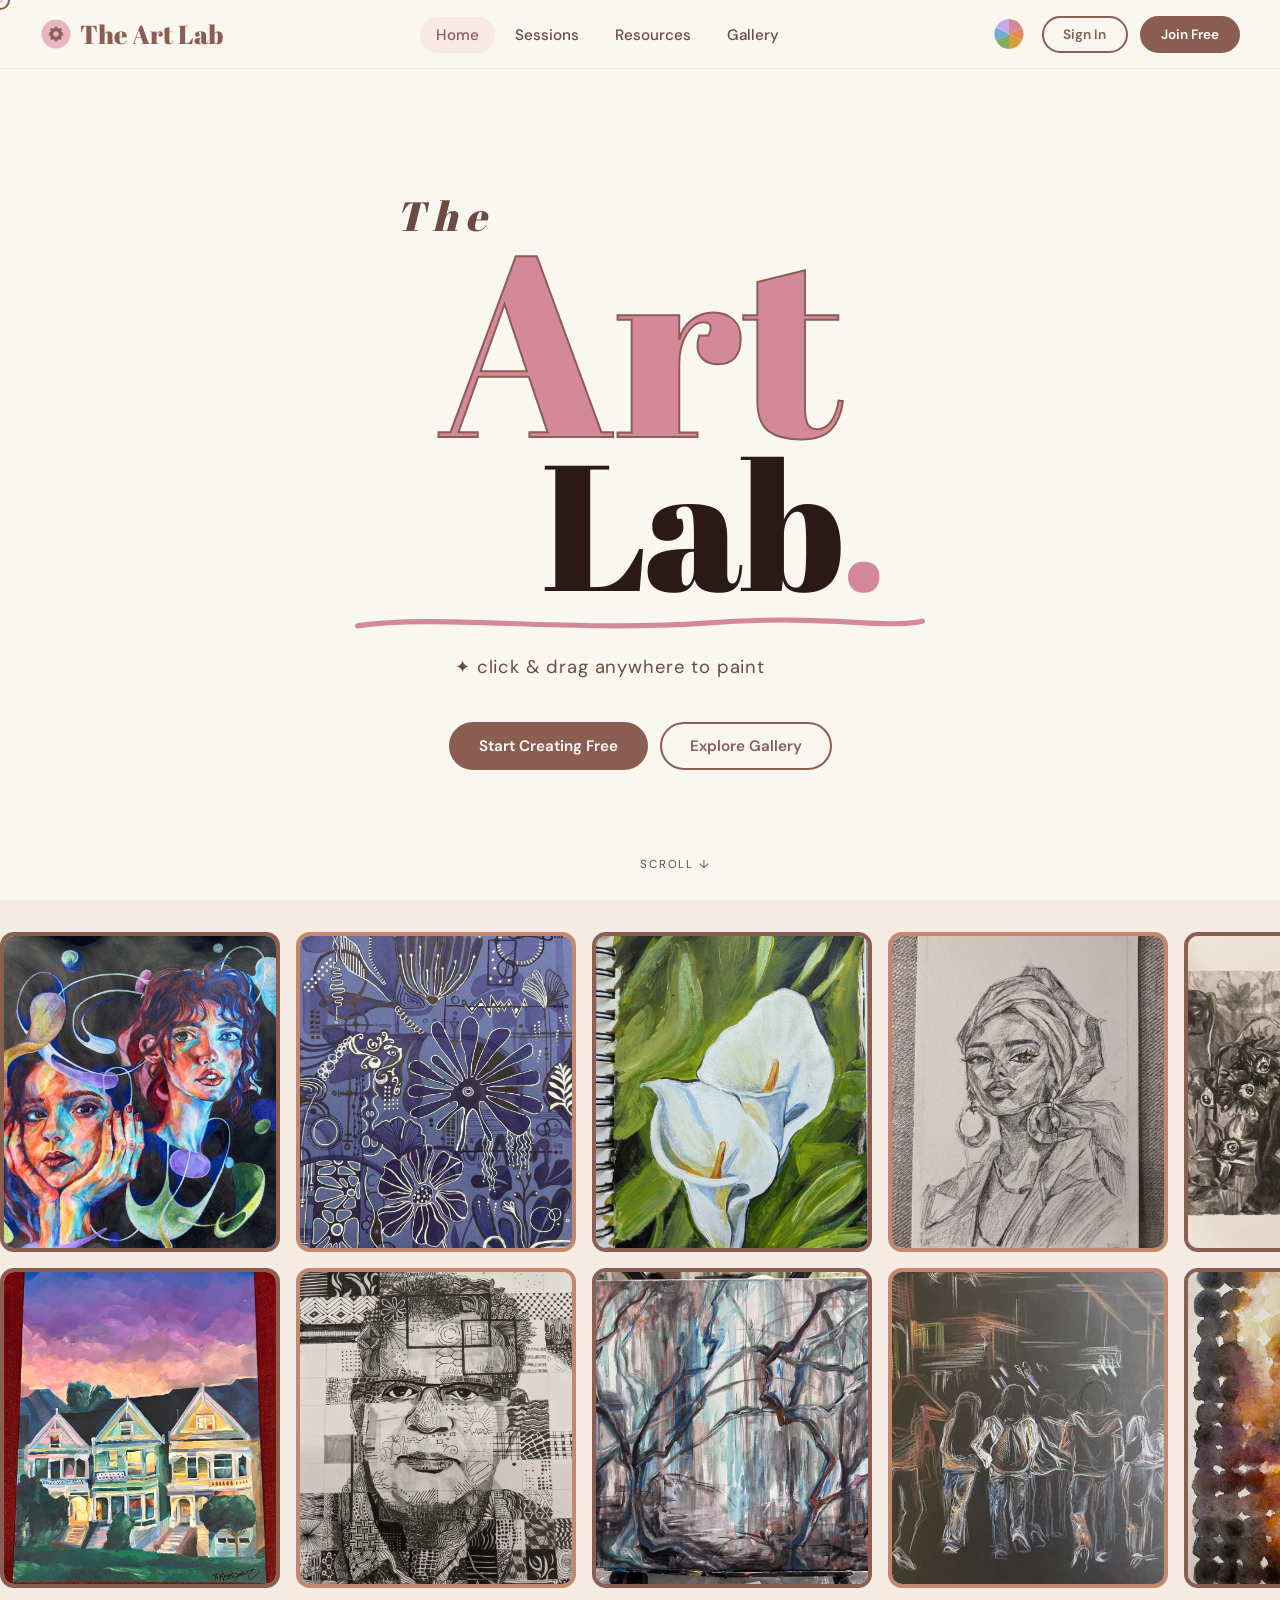
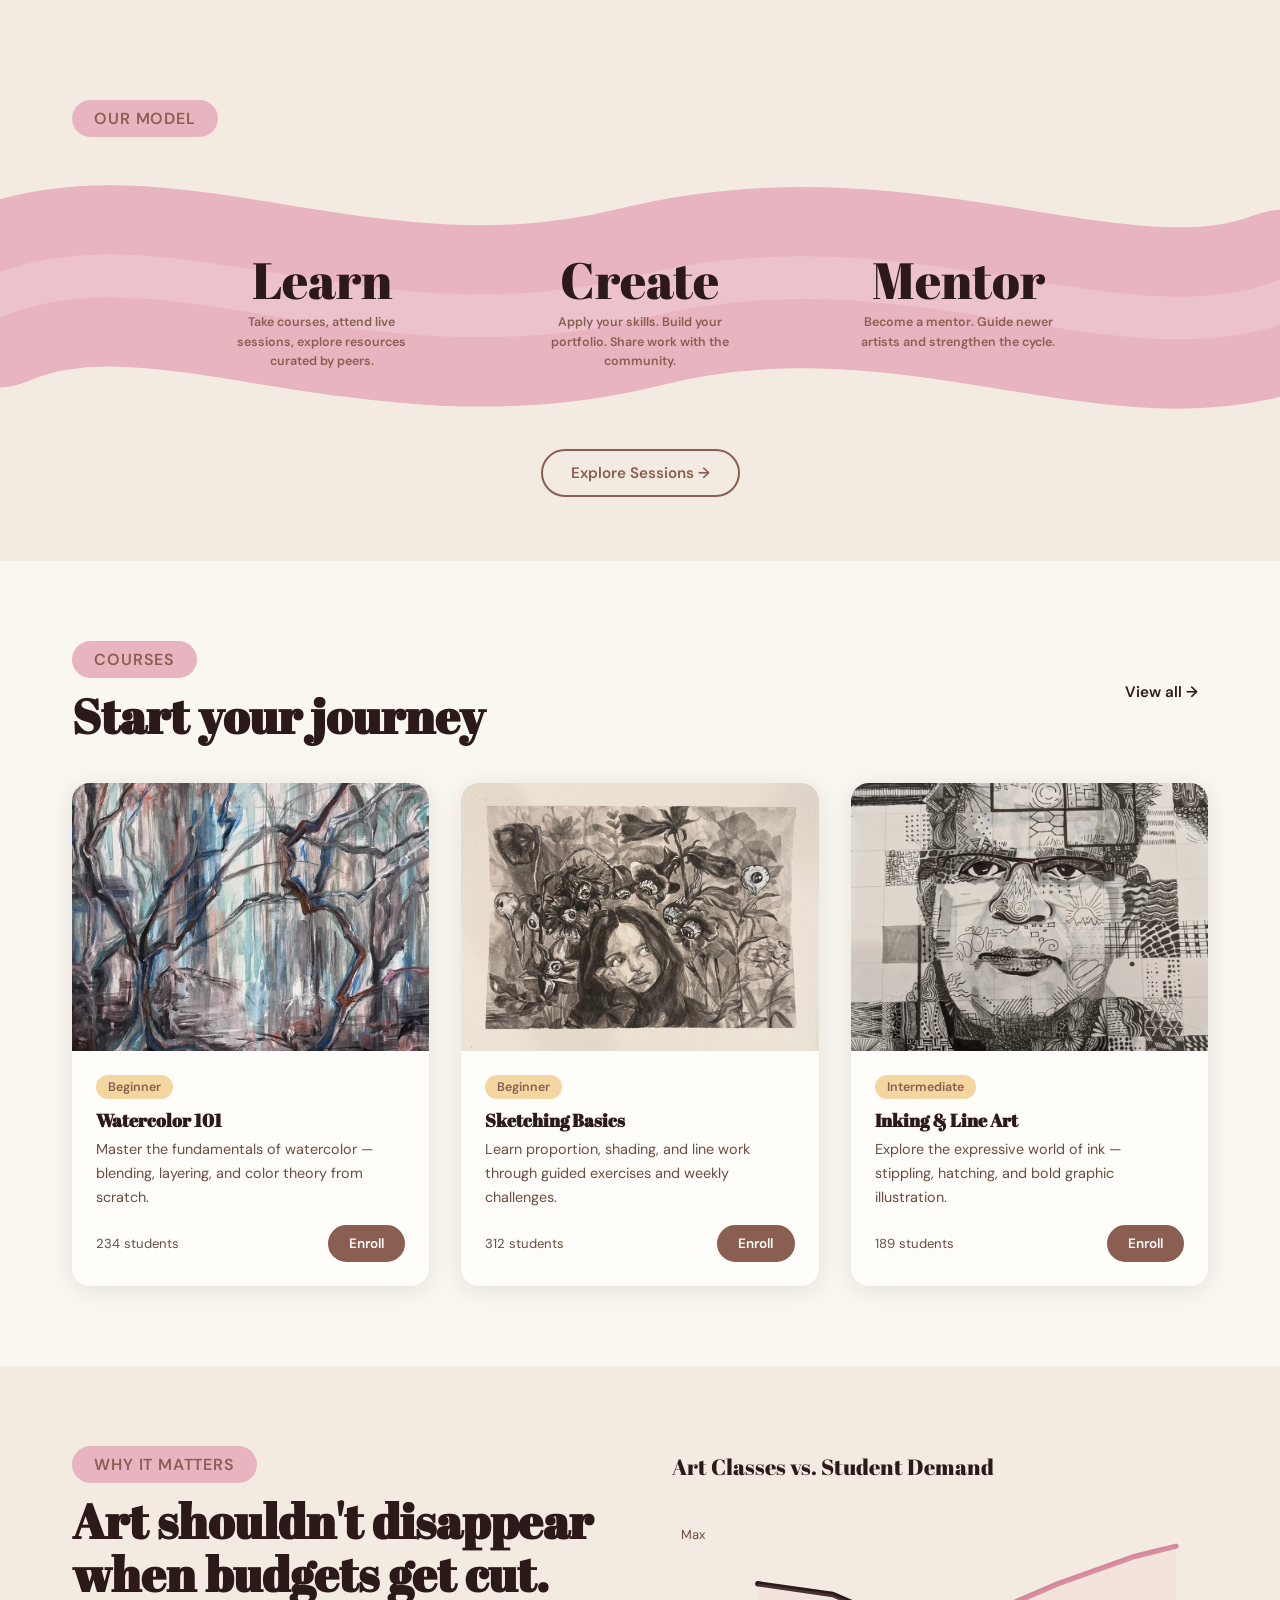
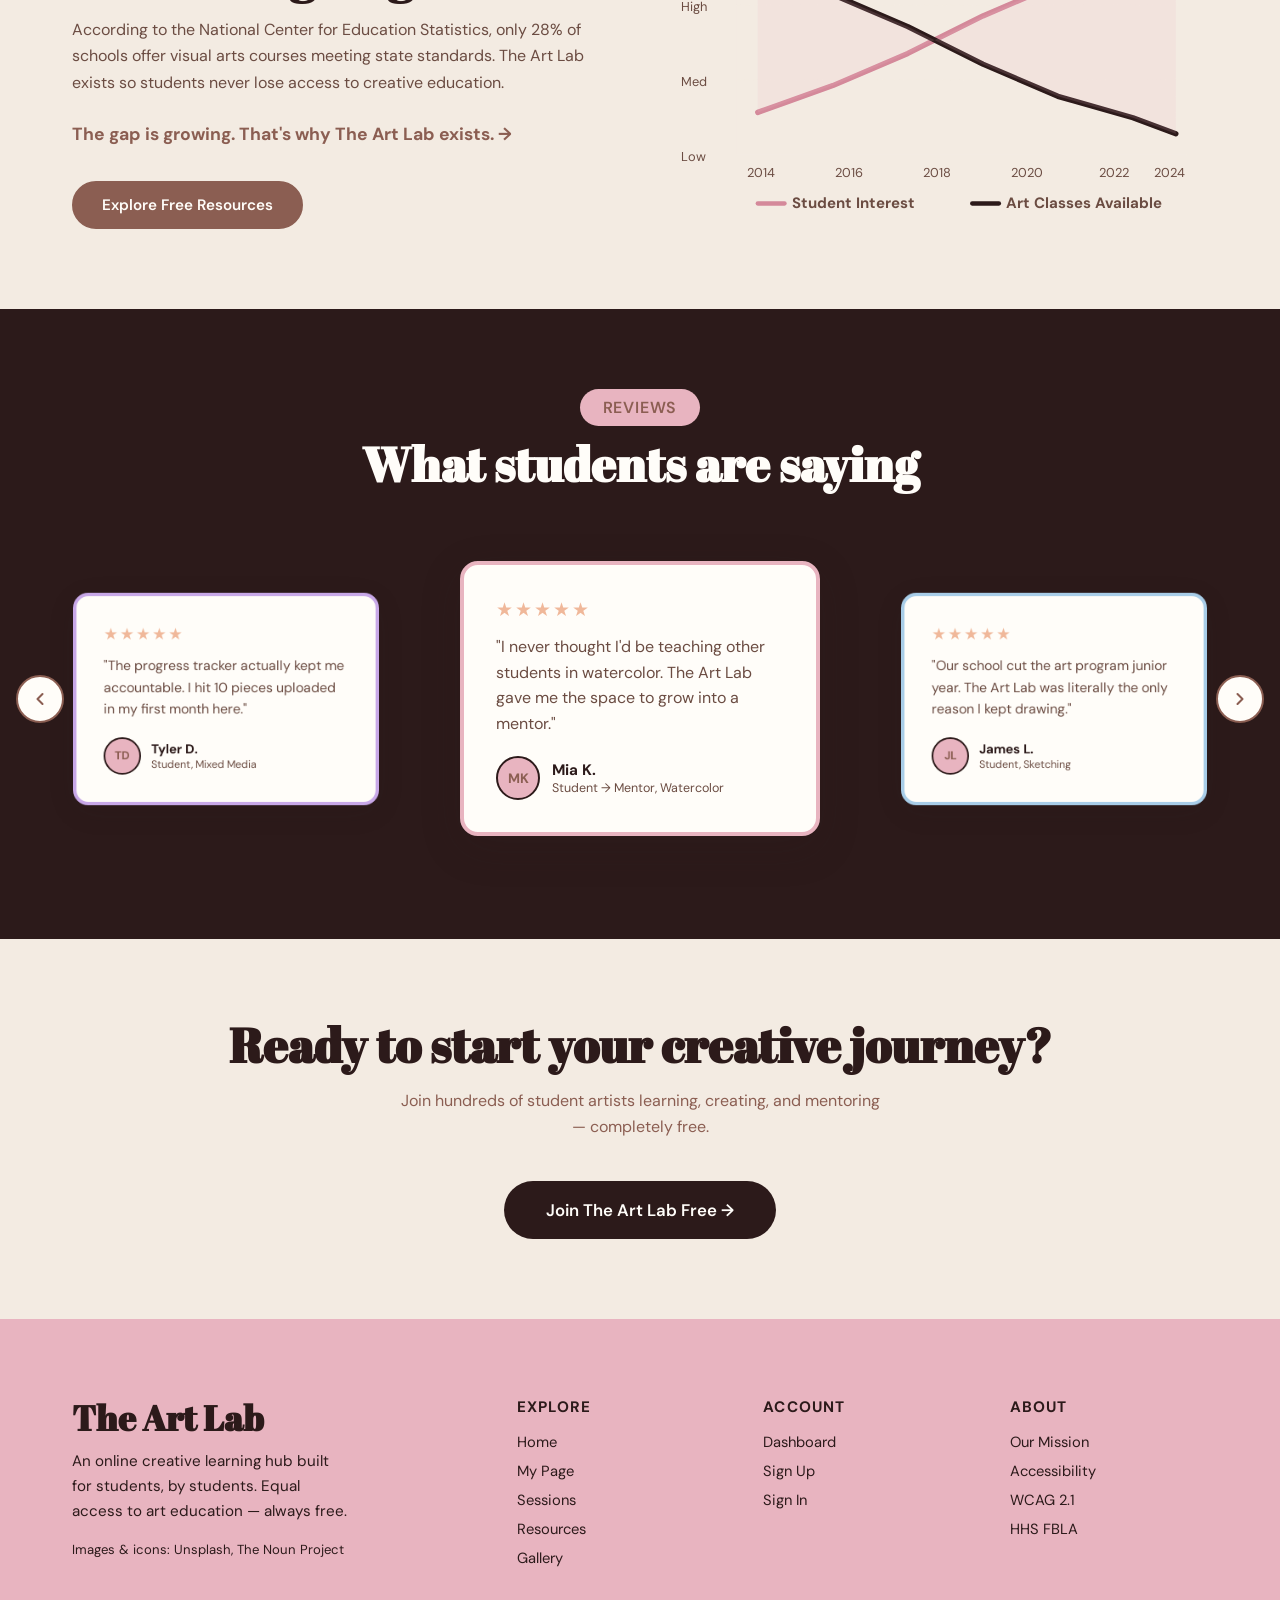
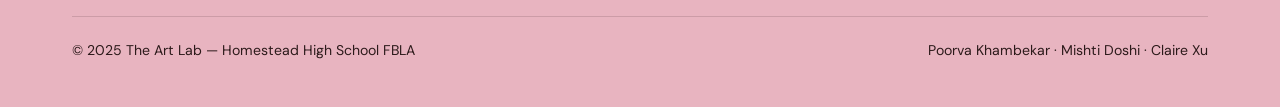
<file: index.html>
<!DOCTYPE html>
<html lang="en">
<head>
  <meta charset="UTF-8" />
  <meta name="viewport" content="width=device-width, initial-scale=1.0" />
  <title>The Art Lab — Learn. Create. Mentor.</title>
  <link rel="icon" href="data:image/svg+xml,<svg xmlns='http://www.w3.org/2000/svg' viewBox='0 0 100 100'><circle cx='50' cy='50' r='45' fill='%23E8B4C0'/><circle cx='50' cy='50' r='28' fill='%23D4899A'/></svg>" />
  <link rel="preconnect" href="https://fonts.googleapis.com" />
  <link rel="preconnect" href="https://fonts.gstatic.com" crossorigin />
  <link href="https://fonts.googleapis.com/css2?family=Abril+Fatface&family=DM+Sans:ital,wght@0,400;0,500;0,600;0,700;1,400&display=swap" rel="stylesheet" />
  <link rel="stylesheet" href="css/style.css" />
<!-- Google Analytics -->
<script async src="https://www.googletagmanager.com/gtag/js?id=G-MBBD9X6MBG"></script>
<script>
  window.dataLayer = window.dataLayer || [];
  function gtag(){dataLayer.push(arguments);}
  gtag('js', new Date());
  gtag('config', 'G-MBBD9X6MBG');
</script>
</head>
<body>

<!-- Cursor -->
<div id="cursor"></div>
<div id="cursor-trail"></div>
<!-- Paint canvas -->
<canvas id="paintCanvas" aria-hidden="true" style="position:fixed;inset:0;width:100%;height:100%;pointer-events:none;z-index:500"></canvas>

<!-- ── NAV ─────────────────────────────────────────────────────────────── -->
<nav>
  <div class="nav-inner">
    <a href="index.html" class="nav-logo">
      <svg viewBox="0 0 40 40" fill="none"><circle cx="20" cy="20" r="18" fill="var(--primary)"/><path d="M20 13a7 7 0 1 0 0 14 7 7 0 0 0 0-14zm0 10.5a3.5 3.5 0 1 1 0-7 3.5 3.5 0 0 1 0 7z" fill="var(--accent)"/><path d="M28.3 18.1l-1.2-.3a7.2 7.2 0 0 0-.6-1.4l.7-1a1 1 0 0 0-.1-1.3l-1.2-1.2a1 1 0 0 0-1.3-.1l-1 .7a7.2 7.2 0 0 0-1.4-.6l-.3-1.2a1 1 0 0 0-1-.7h-1.8a1 1 0 0 0-1 .7l-.3 1.2a7.2 7.2 0 0 0-1.4.6l-1-.7a1 1 0 0 0-1.3.1l-1.2 1.2a1 1 0 0 0-.1 1.3l.7 1a7.2 7.2 0 0 0-.6 1.4l-1.2.3a1 1 0 0 0-.7 1v1.8a1 1 0 0 0 .7 1l1.2.3a7.2 7.2 0 0 0 .6 1.4l-.7 1a1 1 0 0 0 .1 1.3l1.2 1.2a1 1 0 0 0 1.3.1l1-.7a7.2 7.2 0 0 0 1.4.6l.3 1.2a1 1 0 0 0 1 .7h1.8a1 1 0 0 0 1-.7l.3-1.2a7.2 7.2 0 0 0 1.4-.6l1 .7a1 1 0 0 0 1.3-.1l1.2-1.2a1 1 0 0 0 .1-1.3l-.7-1a7.2 7.2 0 0 0 .6-1.4l1.2-.3a1 1 0 0 0 .7-1v-1.8a1 1 0 0 0-.7-1zM20 24a4 4 0 1 1 0-8 4 4 0 0 1 0 8z" fill="var(--accent)" opacity="0.9"/></svg>
      The Art Lab
    </a>
    <ul class="nav-links">
      <li><a href="index.html" class="active">Home</a></li>
      <li><a href="dashboard.html">My Page</a></li>
      <li><a href="sessions.html">Sessions</a></li>
      <li><a href="resources.html">Resources</a></li>
      <li><a href="gallery.html">Gallery</a></li>
          </ul>
    <div class="nav-right">
      <div style="position:relative;">
        <button class="palette-btn" id="paletteBtn" title="Choose your palette" style="display:flex;align-items:center;justify-content:center"><svg width="34" height="34" viewBox="0 0 34 34" fill="none"><path d="M17 2 A15 15 0 0 1 29.99 10.5 L17 17Z" fill="#D4899A"/><path d="M29.99 10.5 A15 15 0 0 1 29.99 23.5 L17 17Z" fill="#E68A62"/><path d="M29.99 23.5 A15 15 0 0 1 17 32 L17 17Z" fill="#D4A040"/><path d="M17 32 A15 15 0 0 1 4.01 23.5 L17 17Z" fill="#7DB06A"/><path d="M4.01 23.5 A15 15 0 0 1 4.01 10.5 L17 17Z" fill="#6AAFD4"/><path d="M4.01 10.5 A15 15 0 0 1 17 2 L17 17Z" fill="#C8A8E8"/></button>
        <div class="palette-popup" id="palettePopup">
          <div style="font-weight:700;font-size:0.85rem;color:#2C1A1A;margin-bottom:0.25rem;">Your Palette</div>
          <div class="palette-option active" data-palette="warm">
            <div class="palette-swatch" style="background:linear-gradient(135deg,#E8B4C0,#F5D5A0)"></div> Default
          </div>
          <div class="palette-option" data-palette="ocean">
            <div class="palette-swatch" style="background:linear-gradient(135deg,#A8CDE8,#C8E8F5)"></div> Cool
          </div>
          <div class="palette-option" data-palette="forest">
            <div class="palette-swatch" style="background:linear-gradient(135deg,#A8C897,#D0EDBB)"></div> Fresh
          </div>
          <div class="palette-option" data-palette="sunset">
            <div class="palette-swatch" style="background:linear-gradient(135deg,#F0B89A,#F9D8A8)"></div> Sunset
          </div>
          <div class="palette-option" data-palette="dark">
            <div class="palette-swatch" style="background:linear-gradient(135deg,#2C2C2C,#1A1A1A)"></div> Dark Mode
          </div>
          <div class="palette-option" data-palette="highcontrast">
            <div class="palette-swatch" style="background:linear-gradient(135deg,#0057B7,#FFD700)"></div> High Contrast
          </div>
        </div>
      </div>
      <div class="auth-area" id="authArea"></div>
    </div>
  </div>
</nav>

<!-- ── HERO ─────────────────────────────────────────────────────────────── -->
<section class="hero">
  <!-- Main title -->
  <div class="hero-stage">
<div class="hero-bigtitle">
      <span class="hw hw-the">The</span>
      <span class="hw hw-art">Art</span>
      <span class="hw hw-lab">Lab<span class="hw-dot">.</span></span>
    </div>
    <svg class="draw-line" viewBox="0 0 620 26" fill="none" aria-hidden="true">
      <path d="M8 17 C90 4,230 24,380 14 C510 4,570 21,612 12"
            stroke="var(--primary-d)" stroke-width="5.5" stroke-linecap="round"
            stroke-dasharray="660" stroke-dashoffset="660"/>
    </svg>
    <p class="hero-draw-hint">&#x2726; click &amp; drag anywhere to paint</p>
    <div class="hero-cta-row">
      <button class="btn btn-primary" onclick="openAuthModal('signup')">Start Creating Free</button>
      <a href="gallery.html" class="btn btn-outline">Explore Gallery</a>
    </div>
  </div>

  <div class="hero-scroll-hint">scroll &#x2193;</div>

</section>

<!-- ── ART STRIP ──────────────────────────────────────────────────────────── -->
<section class="art-strip-section">
  <!-- Row 1: 10 unique images + duplicates for seamless loop -->
  <div class="art-strip-row art-strip-row--left">
    <div class="art-strip-track">
      <div class="art-strip-item"><img src="images/two_faces.jpg" alt="artwork" loading="lazy"></div>
      <div class="art-strip-item"><img src="images/purple_piece2.jpg" alt="artwork" loading="lazy"></div>
      <div class="art-strip-item"><img src="images/art_5.jpg" alt="artwork" loading="lazy"></div>
      <div class="art-strip-item"><img src="images/art_16.jpg" alt="artwork" loading="lazy"></div>
      <div class="art-strip-item"><img src="images/pondering.jpg" alt="artwork" loading="lazy"></div>
      <div class="art-strip-item"><img src="images/screenshot_art_1.jpg" alt="artwork" loading="lazy"></div>
      <div class="art-strip-item"><img src="images/screenshot_art_2.jpg" alt="artwork" loading="lazy"></div>
      <div class="art-strip-item"><img src="images/screenshot_art_3.jpg" alt="artwork" loading="lazy"></div>
      <div class="art-strip-item"><img src="images/screenshot_art_4.jpg" alt="artwork" loading="lazy"></div>
      <div class="art-strip-item"><img src="images/screenshot_art_8.jpg" alt="artwork" loading="lazy"></div>
      <!-- seamless duplicates -->
      <div class="art-strip-item" aria-hidden="true"><img src="images/two_faces.jpg" alt="" loading="lazy"></div>
      <div class="art-strip-item" aria-hidden="true"><img src="images/purple_piece2.jpg" alt="" loading="lazy"></div>
      <div class="art-strip-item" aria-hidden="true"><img src="images/art_5.jpg" alt="" loading="lazy"></div>
      <div class="art-strip-item" aria-hidden="true"><img src="images/art_16.jpg" alt="" loading="lazy"></div>
      <div class="art-strip-item" aria-hidden="true"><img src="images/pondering.jpg" alt="" loading="lazy"></div>
      <div class="art-strip-item" aria-hidden="true"><img src="images/screenshot_art_1.jpg" alt="" loading="lazy"></div>
      <div class="art-strip-item" aria-hidden="true"><img src="images/screenshot_art_2.jpg" alt="" loading="lazy"></div>
      <div class="art-strip-item" aria-hidden="true"><img src="images/screenshot_art_3.jpg" alt="" loading="lazy"></div>
      <div class="art-strip-item" aria-hidden="true"><img src="images/screenshot_art_4.jpg" alt="" loading="lazy"></div>
      <div class="art-strip-item" aria-hidden="true"><img src="images/screenshot_art_8.jpg" alt="" loading="lazy"></div>
    </div>
  </div>
  <!-- Row 2: 10 different images + duplicates for seamless loop -->
  <div class="art-strip-row art-strip-row--right">
    <div class="art-strip-track">
      <div class="art-strip-item"><img src="images/art_8.jpg" alt="artwork" loading="lazy"></div>
      <div class="art-strip-item"><img src="images/art_9.jpg" alt="artwork" loading="lazy"></div>
      <div class="art-strip-item"><img src="images/download.jpg" alt="artwork" loading="lazy"></div>
      <div class="art-strip-item"><img src="images/download_copy.jpg" alt="artwork" loading="lazy"></div>
      <div class="art-strip-item"><img src="images/download_copy_2.jpg" alt="artwork" loading="lazy"></div>
      <div class="art-strip-item"><img src="images/download_copy_3.jpg" alt="artwork" loading="lazy"></div>
      <div class="art-strip-item"><img src="images/7HY8UnRSTUqIotWMTw0-eg.jpg" alt="artwork" loading="lazy"></div>
      <div class="art-strip-item"><img src="images/screenshot_art_5.jpg" alt="artwork" loading="lazy"></div>
      <div class="art-strip-item"><img src="images/screenshot_art_6.jpg" alt="artwork" loading="lazy"></div>
      <div class="art-strip-item"><img src="images/screenshot_art_7.jpg" alt="artwork" loading="lazy"></div>
      <!-- seamless duplicates -->
      <div class="art-strip-item" aria-hidden="true"><img src="images/art_8.jpg" alt="" loading="lazy"></div>
      <div class="art-strip-item" aria-hidden="true"><img src="images/art_9.jpg" alt="" loading="lazy"></div>
      <div class="art-strip-item" aria-hidden="true"><img src="images/download.jpg" alt="" loading="lazy"></div>
      <div class="art-strip-item" aria-hidden="true"><img src="images/download_copy.jpg" alt="" loading="lazy"></div>
      <div class="art-strip-item" aria-hidden="true"><img src="images/download_copy_2.jpg" alt="" loading="lazy"></div>
      <div class="art-strip-item" aria-hidden="true"><img src="images/download_copy_3.jpg" alt="" loading="lazy"></div>
      <div class="art-strip-item" aria-hidden="true"><img src="images/7HY8UnRSTUqIotWMTw0-eg.jpg" alt="" loading="lazy"></div>
      <div class="art-strip-item" aria-hidden="true"><img src="images/screenshot_art_5.jpg" alt="" loading="lazy"></div>
      <div class="art-strip-item" aria-hidden="true"><img src="images/screenshot_art_6.jpg" alt="" loading="lazy"></div>
      <div class="art-strip-item" aria-hidden="true"><img src="images/screenshot_art_7.jpg" alt="" loading="lazy"></div>
    </div>
  </div>
</section>

<!-- ── LEARN CREATE MENTOR ────────────────────────────────────────────────── -->
<section class="cycle-section">
  <div class="container">
    <div class="section-tag lcm-tag">Our Model</div>
    <div class="lcm-scene" id="lcmScene">
      <svg class="lcm-brush" viewBox="0 0 1200 210" preserveAspectRatio="none" fill="none">
        <path class="brush-path"
              d="M-5 105 C150 38,350 168,600 105 C850 42,1050 168,1205 108"
              stroke="var(--primary)" stroke-width="170" stroke-linecap="round"
              stroke-dasharray="1660" stroke-dashoffset="1660"/>
        <path class="brush-path brush-hi"
              d="M-5 105 C150 38,350 168,600 105 C850 42,1050 168,1205 108"
              stroke="rgba(255,255,255,0.18)" stroke-width="40" stroke-linecap="round"
              stroke-dasharray="1660" stroke-dashoffset="1660"/>
      </svg>
      <div class="lcm-overlay">
        <div class="lcm-item" style="--wi:0">
          <span class="lcm-label">Learn</span>
          <p>Take courses, attend live sessions, explore resources curated by peers.</p>
        </div>
        <div class="lcm-item" style="--wi:1">
          <span class="lcm-label">Create</span>
          <p>Apply your skills. Build your portfolio. Share work with the community.</p>
        </div>
        <div class="lcm-item" style="--wi:2">
          <span class="lcm-label">Mentor</span>
          <p>Become a mentor. Guide newer artists and strengthen the cycle.</p>
        </div>
      </div>
    </div>
    <div class="text-center lcm-btn-row">
      <a href="sessions.html" class="btn btn-outline lcm-btn">Explore Sessions →</a>
    </div>
  </div>
</section>

<!-- ── FEATURED COURSES ───────────────────────────────────────────────────── -->
<section class="section">
  <div class="container">
    <div class="flex-between" style="margin-bottom:2.5rem;">
      <div>
        <div class="section-tag">Courses</div>
        <h2 class="reveal">Start your journey</h2>
      </div>
      <a href="resources.html" class="btn btn-ghost reveal">View all →</a>
    </div>
    <div class="grid-3">
      <div class="card reveal">
        <div class="card-img-placeholder"><img src="images/download.jpg" alt="Watercolor" style="width:100%;height:100%;object-fit:cover;display:block;"></div>
        <div class="card-body">
          <span class="card-tag">Beginner</span>
          <h3>Watercolor 101</h3>
          <p>Master the fundamentals of watercolor — blending, layering, and color theory from scratch.</p>
          <div class="card-meta">
            <span>234 students</span>
            <a href="resources.html" class="btn btn-primary btn-sm">Enroll</a>
          </div>
        </div>
      </div>
      <div class="card reveal">
        <div class="card-img-placeholder"><img src="images/pondering.jpg" alt="Sketching" style="width:100%;height:100%;object-fit:cover;display:block;"></div>
        <div class="card-body">
          <span class="card-tag">Beginner</span>
          <h3>Sketching Basics</h3>
          <p>Learn proportion, shading, and line work through guided exercises and weekly challenges.</p>
          <div class="card-meta">
            <span>312 students</span>
            <a href="resources.html" class="btn btn-primary btn-sm">Enroll</a>
          </div>
        </div>
      </div>
      <div class="card reveal">
        <div class="card-img-placeholder"><img src="images/art_9.jpg" alt="Inking" style="width:100%;height:100%;object-fit:cover;display:block;"></div>
        <div class="card-body">
          <span class="card-tag">Intermediate</span>
          <h3>Inking & Line Art</h3>
          <p>Explore the expressive world of ink — stippling, hatching, and bold graphic illustration.</p>
          <div class="card-meta">
            <span>189 students</span>
            <a href="resources.html" class="btn btn-primary btn-sm">Enroll</a>
          </div>
        </div>
      </div>
    </div>
  </div>
</section>

<!-- ── IMPACT BANNER ──────────────────────────────────────────────────────── -->
<section class="section" style="background:var(--bg2);">
  <div class="container">
    <div class="grid-2" style="align-items:center;gap:4rem;">
      <div class="reveal">
        <div class="section-tag">Why It Matters</div>
        <h2>Art shouldn't disappear when budgets get cut.</h2>
        <p style="margin-top:1rem;margin-bottom:1.5rem;">According to the National Center for Education Statistics, only 28% of schools offer visual arts courses meeting state standards. The Art Lab exists so students never lose access to creative education.</p>
        <p style="font-weight:700;font-size:1.1rem;color:var(--accent);margin-bottom:2rem;">The gap is growing. That's why The Art Lab exists. →</p>
        <a href="resources.html" class="btn btn-primary">Explore Free Resources</a>
      </div>
      <div class="reveal">
          <div style="font-family:'Abril Fatface',serif;font-size:1.4rem;color:var(--dark);margin-bottom:1rem;">Art Classes vs. Student Demand</div>
          <svg id="impactGraph" viewBox="0 0 500 300" fill="none" style="width:100%;height:auto;">
            <!-- Grid lines -->
            <line x1="60" y1="30" x2="60" y2="240" stroke="var(--bg2)" stroke-width="1"/>
            <line x1="60" y1="240" x2="480" y2="240" stroke="var(--bg2)" stroke-width="1"/>
            <line x1="60" y1="170" x2="480" y2="170" stroke="var(--bg2)" stroke-width="0.5" stroke-dasharray="4"/>
            <line x1="60" y1="100" x2="480" y2="100" stroke="var(--bg2)" stroke-width="0.5" stroke-dasharray="4"/>
            <!-- Y-axis labels -->
            <text x="8" y="245" font-size="12" fill="var(--mid)" font-family="DM Sans">Low</text>
            <text x="8" y="175" font-size="12" fill="var(--mid)" font-family="DM Sans">Med</text>
            <text x="8" y="105" font-size="12" fill="var(--mid)" font-family="DM Sans">High</text>
            <text x="8" y="38" font-size="12" fill="var(--mid)" font-family="DM Sans">Max</text>
            <!-- X-axis labels -->
            <text x="70" y="260" font-size="12" fill="var(--mid)" font-family="DM Sans">2014</text>
            <text x="152" y="260" font-size="12" fill="var(--mid)" font-family="DM Sans">2016</text>
            <text x="234" y="260" font-size="12" fill="var(--mid)" font-family="DM Sans">2018</text>
            <text x="316" y="260" font-size="12" fill="var(--mid)" font-family="DM Sans">2020</text>
            <text x="398" y="260" font-size="12" fill="var(--mid)" font-family="DM Sans">2022</text>
            <text x="450" y="260" font-size="12" fill="var(--mid)" font-family="DM Sans">2024</text>
            <!-- Student interest (rising) - red/warm line -->
            <polyline class="graph-line graph-line--demand"
              points="80,200 150,175 220,145 290,110 360,80 430,55 470,45"
              stroke="#D4899A" stroke-width="5" stroke-linecap="round" stroke-linejoin="round"
              fill="none" stroke-dasharray="600" stroke-dashoffset="600"/>
            <!-- Art classes available (declining) - dark line -->
            <polyline class="graph-line graph-line--supply"
              points="80,80 150,90 220,120 290,155 360,185 430,205 470,220"
              stroke="var(--dark)" stroke-width="5" stroke-linecap="round" stroke-linejoin="round"
              fill="none" stroke-dasharray="600" stroke-dashoffset="600"/>
            <!-- Gap shading -->
            <polygon class="graph-gap"
              points="80,200 150,175 220,145 290,110 360,80 430,55 470,45 470,220 430,205 360,185 290,155 220,120 150,90 80,80"
              fill="var(--primary)" opacity="0"/>
            <!-- Legend -->
            <line x1="80" y1="285" x2="105" y2="285" stroke="#D4899A" stroke-width="4" stroke-linecap="round"/>
            <text x="112" y="289" font-size="14" fill="var(--mid)" font-family="DM Sans" font-weight="700">Student Interest</text>
            <line x1="280" y1="285" x2="305" y2="285" stroke="var(--dark)" stroke-width="4" stroke-linecap="round"/>
            <text x="312" y="289" font-size="14" fill="var(--mid)" font-family="DM Sans" font-weight="700">Art Classes Available</text>
          </svg>
      </div>
    </div>
  </div>
</section>

<!-- ── TESTIMONIALS ───────────────────────────────────────────────────────── -->
<section class="section testimonials">
  <div class="container text-center">
    <div class="section-tag">Reviews</div>
    <h2>What students are saying</h2>
  </div>
  <div class="testi-carousel">
    <button class="testi-arrow testi-arrow--left" id="testiPrev" aria-label="Previous">
      <svg width="20" height="20" viewBox="0 0 24 24" fill="none" stroke="currentColor" stroke-width="2.5" stroke-linecap="round" stroke-linejoin="round"><path d="M15 18l-6-6 6-6"/></svg>
    </button>
    <div class="testi-stage" id="testiStage">
      <div class="testi-card" data-border="#E8B4C0">
        <div class="testi-stars">&#9733;&#9733;&#9733;&#9733;&#9733;</div>
        <p>"I never thought I'd be teaching other students in watercolor. The Art Lab gave me the space to grow into a mentor."</p>
        <div class="testi-author">
          <div class="testi-avatar">MK</div>
          <div><div class="testi-name">Mia K.</div><div class="testi-role">Student &rarr; Mentor, Watercolor</div></div>
        </div>
      </div>
      <div class="testi-card" data-border="#A8CDE8">
        <div class="testi-stars">&#9733;&#9733;&#9733;&#9733;&#9733;</div>
        <p>"Our school cut the art program junior year. The Art Lab was literally the only reason I kept drawing."</p>
        <div class="testi-author">
          <div class="testi-avatar">JL</div>
          <div><div class="testi-name">James L.</div><div class="testi-role">Student, Sketching</div></div>
        </div>
      </div>
      <div class="testi-card" data-border="#F5D5A0">
        <div class="testi-stars">&#9733;&#9733;&#9733;&#9733;&#9734;</div>
        <p>"The gallery feature made me feel like a real artist — seeing my work up there and getting likes was so motivating."</p>
        <div class="testi-author">
          <div class="testi-avatar">PR</div>
          <div><div class="testi-name">Priya R.</div><div class="testi-role">Student, Digital Art</div></div>
        </div>
      </div>
      <div class="testi-card" data-border="#A8C897">
        <div class="testi-stars">&#9733;&#9733;&#9733;&#9733;&#9733;</div>
        <p>"Booking a 1-on-1 session with my mentor changed everything. She saw what I was struggling with immediately."</p>
        <div class="testi-author">
          <div class="testi-avatar">SB</div>
          <div><div class="testi-name">Sofia B.</div><div class="testi-role">Student, Illustration</div></div>
        </div>
      </div>
      <div class="testi-card" data-border="#C8A8E8">
        <div class="testi-stars">&#9733;&#9733;&#9733;&#9733;&#9733;</div>
        <p>"The progress tracker actually kept me accountable. I hit 10 pieces uploaded in my first month here."</p>
        <div class="testi-author">
          <div class="testi-avatar">TD</div>
          <div><div class="testi-name">Tyler D.</div><div class="testi-role">Student, Mixed Media</div></div>
        </div>
      </div>
    </div>
    <button class="testi-arrow testi-arrow--right" id="testiNext" aria-label="Next">
      <svg width="20" height="20" viewBox="0 0 24 24" fill="none" stroke="currentColor" stroke-width="2.5" stroke-linecap="round" stroke-linejoin="round"><path d="M9 18l6-6-6-6"/></svg>
    </button>
  </div>
  <script>
  (() => {
    const stage = document.getElementById('testiStage');
    const cards = [...stage.querySelectorAll('.testi-card')];
    const n = cards.length;
    let active = 0;

    function layout() {
      cards.forEach((c, i) => {
        let offset = ((i - active) % n + n) % n;
        if (offset > Math.floor(n / 2)) offset -= n;
        c.style.borderColor = c.dataset.border;
        c.classList.remove('testi-center', 'testi-side', 'testi-hidden');
        if (offset === 0) {
          c.classList.add('testi-center');
          c.style.transform = 'translateX(0) scale(1)';
          c.style.opacity = '1';
          c.style.zIndex = '3';
        } else if (offset === -1) {
          c.classList.add('testi-side');
          c.style.transform = 'translateX(-115%) scale(0.85)';
          c.style.opacity = '1';
          c.style.zIndex = '2';
        } else if (offset === 1) {
          c.classList.add('testi-side');
          c.style.transform = 'translateX(115%) scale(0.85)';
          c.style.opacity = '1';
          c.style.zIndex = '2';
        } else {
          c.classList.add('testi-hidden');
          c.style.transform = offset < 0 ? 'translateX(-200%) scale(0.7)' : 'translateX(200%) scale(0.7)';
          c.style.opacity = '0';
          c.style.zIndex = '1';
        }
      });
    }
    layout();

    document.getElementById('testiNext').addEventListener('click', () => {
      active = (active + 1) % n;
      layout();
    });
    document.getElementById('testiPrev').addEventListener('click', () => {
      active = (active - 1 + n) % n;
      layout();
    });
  })();
  </script>
</section>

<!-- ── CTA ────────────────────────────────────────────────────────────────── -->
<section class="section text-center" style="background:var(--bg2);color:var(--dark);">
  <div class="container">
    <h2 style="color:var(--dark);margin-bottom:1rem;">Ready to start your creative journey?</h2>
    <p style="color:var(--accent);margin-bottom:2.5rem;max-width:480px;margin-left:auto;margin-right:auto;">Join hundreds of student artists learning, creating, and mentoring — completely free.</p>
    <button class="btn btn-lg" style="background:var(--dark);color:var(--white);" onclick="openAuthModal('signup')">Join The Art Lab Free →</button>
  </div>
</section>

<!-- ── FOOTER ─────────────────────────────────────────────────────────────── -->
<footer>
  <div class="container">
    <div class="footer-grid">
      <div class="footer-brand">
        <h3>The Art Lab</h3>
        <p>An online creative learning hub built for students, by students. Equal access to art education — always free.</p>
        <div style="margin-top:1rem;font-size:0.82rem;">Images & icons: Unsplash, The Noun Project</div>
      </div>
      <div class="footer-col">
        <h4>Explore</h4>
        <ul>
          <li><a href="index.html">Home</a></li>
          <li><a href="dashboard.html">My Page</a></li>
      <li><a href="sessions.html">Sessions</a></li>
          <li><a href="resources.html">Resources</a></li>
          <li><a href="gallery.html">Gallery</a></li>
        </ul>
      </div>
      <div class="footer-col">
        <h4>Account</h4>
        <ul>
          <li><a href="dashboard.html">Dashboard</a></li>
          <li><a href="#" onclick="openAuthModal('signup')">Sign Up</a></li>
          <li><a href="#" onclick="openAuthModal('login')">Sign In</a></li>
        </ul>
      </div>
      <div class="footer-col">
        <h4>About</h4>
        <ul>
          <li><a href="#">Our Mission</a></li>
          <li><a href="#">Accessibility</a></li>
          <li><a href="#">WCAG 2.1</a></li>
          <li><a href="#">HHS FBLA</a></li>
        </ul>
      </div>
    </div>
    <div class="footer-bottom">
      <span>© 2025 The Art Lab — Homestead High School FBLA</span>
      <span>Poorva Khambekar · Mishti Doshi · Claire Xu</span>
    </div>
  </div>
</footer>

<!-- ── AUTH MODAL ─────────────────────────────────────────────────────────── -->
<div class="modal-overlay" id="authModal">
  <div class="modal">
    <button class="modal-close" onclick="closeAuthModal()">✕</button>
    <div class="modal-header">
      
      <h2>The Art Lab</h2>
      <p>Create, learn, and grow with a community of student artists.</p>
    </div>
    <div class="modal-body">
      <div class="modal-tabs">
        <div class="modal-tab active" data-tab="login" onclick="switchTab('login')">Sign In</div>
        <div class="modal-tab" data-tab="signup" onclick="switchTab('signup')">Join Free</div>
      </div>
      <!-- Login -->
      <div class="modal-tab-content active" id="loginForm">
        <div id="loginError" style="color:#C0392B;font-size:0.85rem;margin-bottom:1rem;display:none;"></div>
        <form onsubmit="handleLogin(event)">
          <div class="form-group">
            <label>Email</label>
            <input type="email" id="loginEmail" class="form-control" placeholder="you@example.com" required />
          </div>
          <div class="form-group">
            <label>Password</label>
            <input type="password" id="loginPassword" class="form-control" placeholder="Your password" required />
          </div>
          <button type="submit" class="btn btn-primary btn-full">Sign In →</button>
        </form>
        <div style="text-align:center;margin-top:1rem;font-size:0.88rem;color:var(--mid);">
          No account? <a href="#" onclick="switchTab('signup')" style="color:var(--accent);font-weight:600;">Join free</a>
        </div>
      </div>
      <!-- Signup -->
      <div class="modal-tab-content" id="signupForm">
        <div id="signupError" style="color:#C0392B;font-size:0.85rem;margin-bottom:1rem;display:none;"></div>
        <div style="margin-bottom:1.25rem;">
          <label style="display:block;font-weight:600;font-size:0.88rem;color:var(--dark);margin-bottom:0.5rem;">I am a...</label>
          <div class="role-select">
            <div class="role-option selected" data-role="student" onclick="selectRole('student')">
              Student
            </div>
            <div class="role-option" data-role="mentor" onclick="selectRole('mentor')">
              Mentor
            </div>
          </div>
        </div>
        <form onsubmit="handleSignup(event)">
          <div class="form-row">
            <div class="form-group">
              <label>First Name</label>
              <input type="text" id="signupFirst" class="form-control" placeholder="First" required />
            </div>
            <div class="form-group">
              <label>Last Name</label>
              <input type="text" id="signupLast" class="form-control" placeholder="Last" required />
            </div>
          </div>
          <div class="form-group">
            <label>Email</label>
            <input type="email" id="signupEmail" class="form-control" placeholder="you@example.com" required />
          </div>
          <div class="form-group">
            <label>Password</label>
            <input type="password" id="signupPassword" class="form-control" placeholder="Create a password" required />
          </div>
          <button type="submit" class="btn btn-primary btn-full">Create My Account →</button>
        </form>
      </div>
    </div>
  </div>
</div>

<script src="js/auth.js"></script>
<!-- AVATAR MODAL -->
<div class="avatar-modal-overlay" id="avatarModal">
  <div class="avatar-modal">
    <button class="av-modal-close" onclick="closeAvatarModal()">✕</button>
    <div class="avatar-modal-header">
      <h3>Draw your avatar</h3>
      <p>Doodle your face — it becomes your profile picture!</p>
    </div>
    <div class="avatar-canvas-wrap">
      <canvas id="faceCanvas"></canvas>
    </div>
    <div class="avatar-tools" style="flex-direction:column;gap:0.6rem">
      <div style="display:flex;gap:0.5rem;align-items:center;justify-content:center">
        <button class="av-color active" data-color="#2C1A1A" style="background:#2C1A1A" title="Black"></button>
        <button class="av-color" data-color="#8B5E52" style="background:#8B5E52" title="Brown"></button>
        <button class="av-color" data-color="#FF4D6D" style="background:#FF4D6D" title="Red"></button>
        <button class="av-color" data-color="#27AE60" style="background:#27AE60" title="Green"></button>
        <button class="av-color" data-color="#3A6B8B" style="background:#3A6B8B" title="Blue"></button>
        <button class="av-color" data-color="#E8B4C0" style="background:#E8B4C0;border:2px solid #8B5E52" title="Pink"></button>
        <button class="av-color" data-color="#F5D5A0" style="background:#F5D5A0;border:2px solid #8B5E52" title="Skin"></button>
      </div>
      <div style="display:flex;gap:0.5rem;align-items:center;justify-content:center">
        <button class="av-tool-btn" data-mode="erase">Erase</button>
        <button class="av-tool-btn" id="avClear">Clear</button>
      </div>
    </div>
    <div class="avatar-modal-footer">
      <button class="btn btn-outline" onclick="closeAvatarModal()" style="flex:1">Cancel</button>
      <button class="btn btn-primary" id="avSave" style="flex:1">Save Avatar</button>
    </div>
  </div>
</div>

<script src="js/main.js"></script>
<script>
  document.addEventListener('DOMContentLoaded', () => {
    initAuthUI();
  });
</script>
</body>
</html>
</file>
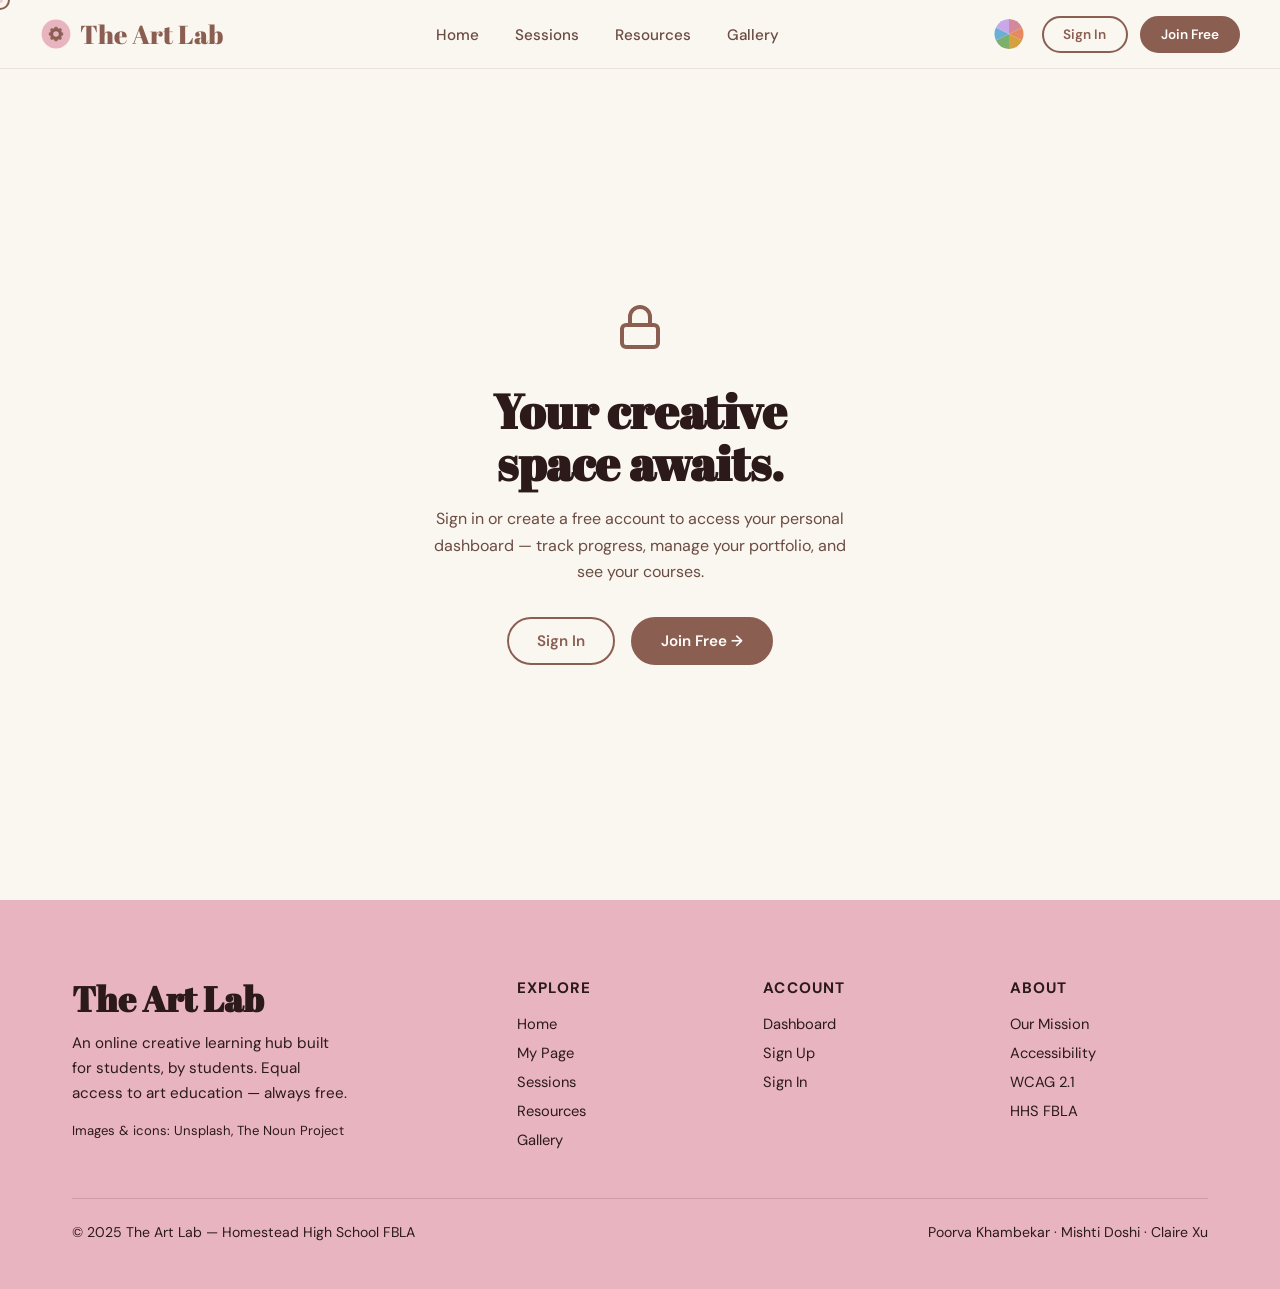
<file: dashboard.html>
<!DOCTYPE html>
<html lang="en">
<head>
  <meta charset="UTF-8" />
  <meta name="viewport" content="width=device-width, initial-scale=1.0" />
  <title>My Page — The Art Lab</title>
  <link rel="icon" href="data:image/svg+xml,<svg xmlns='http://www.w3.org/2000/svg' viewBox='0 0 100 100'><circle cx='50' cy='50' r='45' fill='%23E8B4C0'/><circle cx='50' cy='50' r='28' fill='%23D4899A'/></svg>" />
  <link rel="preconnect" href="https://fonts.googleapis.com" />
  <link href="https://fonts.googleapis.com/css2?family=Abril+Fatface&family=DM+Sans:ital,wght@0,400;0,500;0,600;0,700;1,400&display=swap" rel="stylesheet" />
  <link rel="stylesheet" href="css/style.css" />
  <style>
    .upload-zone {
      border: 3px dashed var(--primary-d); border-radius: var(--radius);
      padding: 2.5rem; text-align: center;
      background: rgba(232,180,192,0.07);
      transition: var(--transition); cursor: pointer;
    }
    .upload-zone:hover { background: rgba(232,180,192,0.15); border-color: var(--accent); }
    .upload-zone .upload-icon { font-size: 2.5rem; margin-bottom: 1rem; }
    .course-row {
      display: flex; align-items: center; gap: 1.25rem;
      padding: 1.25rem; border-radius: var(--radius-sm);
      background: var(--bg); margin-bottom: 0.75rem;
      transition: var(--transition);
    }
    .course-row:hover { background: var(--bg2); }
    .course-icon { font-size: 1.75rem; flex-shrink: 0; }
    .course-info { flex: 1; }
    .course-name { font-weight: 700; font-size: 0.95rem; color: var(--dark); margin-bottom: 0.2rem; }
    .course-sub { font-size: 0.8rem; color: var(--mid); }
    .mentor-badge {
      background: var(--accent2);
      color: white; padding: 0.75rem 1.5rem; border-radius: var(--radius);
      text-align: center; margin-bottom: 1.5rem;
    }
    .mentor-badge h3 { color: white; font-size: 1.1rem; margin-bottom: 0.25rem; }
    .mentor-badge p { color: rgba(255,255,255,0.85); font-size: 0.82rem; }
    .portfolio-grid { display: grid; grid-template-columns: repeat(3,1fr); gap: 1rem; }
    .portfolio-piece {
      aspect-ratio: 1; border-radius: var(--radius-sm); overflow: hidden;
      position: relative; background: var(--primary);
      display: flex; align-items: center; justify-content: center; font-size: 2.5rem;
      transition: var(--transition); cursor: pointer;
    }
    .portfolio-piece:hover { transform: scale(1.03); }
    .portfolio-piece .piece-overlay {
      position: absolute; inset: 0; background: rgba(44,26,26,0.6);
      display: flex; align-items: center; justify-content: center;
      opacity: 0; transition: var(--transition);
    }
    .portfolio-piece:hover .piece-overlay { opacity: 1; }
    .add-piece {
      border: 3px dashed var(--primary-d); background: var(--bg2);
      display: flex; flex-direction: column; align-items: center; justify-content: center;
      gap: 0.5rem; font-size: 0.85rem; color: var(--mid); font-weight: 600;
    }
    .add-piece:hover { border-color: var(--accent); color: var(--accent); background: rgba(232,180,192,0.1); }
    .section-heading { font-weight: 700; font-size: 1.1rem; color: var(--dark); margin-bottom: 1rem; }
    .content-block { background: var(--card); border-radius: var(--radius); padding: 1.75rem; box-shadow: 0 4px 24px var(--shadow); margin-bottom: 1.5rem; }
    .goal-item { display: flex; align-items: center; gap: 1rem; padding: 0.75rem 0; border-bottom: 1px solid var(--bg2); }
    .goal-item:last-child { border: none; }
    .goal-check { width: 22px; height: 22px; border-radius: 50%; border: 2px solid var(--primary-d); flex-shrink: 0; display: flex; align-items: center; justify-content: center; font-size: 0.8rem; transition: var(--transition); cursor: pointer; }
    .goal-check.done { background: var(--accent); border-color: var(--accent); color: white; }
  </style>
<!-- Google Analytics -->
<script async src="https://www.googletagmanager.com/gtag/js?id=G-MBBD9X6MBG"></script>
<script>
  window.dataLayer = window.dataLayer || [];
  function gtag(){dataLayer.push(arguments);}
  gtag('js', new Date());
  gtag('config', 'G-MBBD9X6MBG');
</script>
</head>
<body>

<div id="cursor"></div>
<div id="cursor-trail"></div>
<canvas id="paintCanvas" aria-hidden="true" style="position:fixed;inset:0;width:100%;height:100%;pointer-events:none;z-index:500"></canvas>

<!-- NAV -->
<nav>
  <div class="nav-inner">
    <a href="index.html" class="nav-logo">
      <svg viewBox="0 0 40 40" fill="none"><circle cx="20" cy="20" r="18" fill="var(--primary)"/><path d="M20 13a7 7 0 1 0 0 14 7 7 0 0 0 0-14zm0 10.5a3.5 3.5 0 1 1 0-7 3.5 3.5 0 0 1 0 7z" fill="var(--accent)"/><path d="M28.3 18.1l-1.2-.3a7.2 7.2 0 0 0-.6-1.4l.7-1a1 1 0 0 0-.1-1.3l-1.2-1.2a1 1 0 0 0-1.3-.1l-1 .7a7.2 7.2 0 0 0-1.4-.6l-.3-1.2a1 1 0 0 0-1-.7h-1.8a1 1 0 0 0-1 .7l-.3 1.2a7.2 7.2 0 0 0-1.4.6l-1-.7a1 1 0 0 0-1.3.1l-1.2 1.2a1 1 0 0 0-.1 1.3l.7 1a7.2 7.2 0 0 0-.6 1.4l-1.2.3a1 1 0 0 0-.7 1v1.8a1 1 0 0 0 .7 1l1.2.3a7.2 7.2 0 0 0 .6 1.4l-.7 1a1 1 0 0 0 .1 1.3l1.2 1.2a1 1 0 0 0 1.3.1l1-.7a7.2 7.2 0 0 0 1.4.6l.3 1.2a1 1 0 0 0 1 .7h1.8a1 1 0 0 0 1-.7l.3-1.2a7.2 7.2 0 0 0 1.4-.6l1 .7a1 1 0 0 0 1.3-.1l1.2-1.2a1 1 0 0 0 .1-1.3l-.7-1a7.2 7.2 0 0 0 .6-1.4l1.2-.3a1 1 0 0 0 .7-1v-1.8a1 1 0 0 0-.7-1zM20 24a4 4 0 1 1 0-8 4 4 0 0 1 0 8z" fill="var(--accent)" opacity="0.9"/></svg>
      The Art Lab
    </a>
    <ul class="nav-links">
      <li><a href="index.html">Home</a></li>
      <li><a href="dashboard.html" class="active">My Page</a></li>
      <li><a href="sessions.html">Sessions</a></li>
      <li><a href="resources.html">Resources</a></li>
      <li><a href="gallery.html">Gallery</a></li>
      
    </ul>
    <div class="nav-right">
      <div style="position:relative;">
        <button class="palette-btn" id="paletteBtn" title="Choose your palette" style="display:flex;align-items:center;justify-content:center"><svg width="34" height="34" viewBox="0 0 34 34" fill="none"><path d="M17 2 A15 15 0 0 1 29.99 10.5 L17 17Z" fill="#D4899A"/><path d="M29.99 10.5 A15 15 0 0 1 29.99 23.5 L17 17Z" fill="#E68A62"/><path d="M29.99 23.5 A15 15 0 0 1 17 32 L17 17Z" fill="#D4A040"/><path d="M17 32 A15 15 0 0 1 4.01 23.5 L17 17Z" fill="#7DB06A"/><path d="M4.01 23.5 A15 15 0 0 1 4.01 10.5 L17 17Z" fill="#6AAFD4"/><path d="M4.01 10.5 A15 15 0 0 1 17 2 L17 17Z" fill="#C8A8E8"/></button>
        <div class="palette-popup" id="palettePopup">
          <div style="font-weight:700;font-size:0.85rem;color:#2C1A1A;margin-bottom:0.25rem;">Your Palette</div>
          <div class="palette-option active" data-palette="warm"><div class="palette-swatch" style="background:linear-gradient(135deg,#E8B4C0,#F5D5A0)"></div> Default</div>
          <div class="palette-option" data-palette="ocean"><div class="palette-swatch" style="background:linear-gradient(135deg,#A8CDE8,#C8E8F5)"></div> Cool</div>
          <div class="palette-option" data-palette="forest"><div class="palette-swatch" style="background:linear-gradient(135deg,#A8C897,#D0EDBB)"></div> Fresh</div>
          <div class="palette-option" data-palette="sunset"><div class="palette-swatch" style="background:linear-gradient(135deg,#F0B89A,#F9D8A8)"></div> Sunset</div>
          <div class="palette-option" data-palette="dark"><div class="palette-swatch" style="background:linear-gradient(135deg,#2C2C2C,#1A1A1A)"></div> Dark Mode</div>
          <div class="palette-option" data-palette="highcontrast"><div class="palette-swatch" style="background:linear-gradient(135deg,#0057B7,#FFD700)"></div> High Contrast</div>
        </div>
      </div>
      <div class="auth-area" id="authArea"></div>
    </div>
  </div>
</nav>

<!-- LOCKED VIEW (shown when not logged in) -->
<div id="lockedView" class="hidden" style="min-height:100vh;display:flex;align-items:center;justify-content:center;padding-top:68px;">
  <div style="text-align:center;max-width:480px;padding:2rem;">
    <div style="font-size:2rem;margin-bottom:1.5rem;">
      <svg width="48" height="48" viewBox="0 0 24 24" fill="none" stroke="var(--accent)" stroke-width="2" stroke-linecap="round"><rect x="3" y="11" width="18" height="11" rx="2"/><path d="M7 11V7a5 5 0 0 1 10 0v4"/></svg>
    </div>
    <h2 style="margin-bottom:1rem;">Your creative space awaits.</h2>
    <p style="margin-bottom:2rem;">Sign in or create a free account to access your personal dashboard — track progress, manage your portfolio, and see your courses.</p>
    <div style="display:flex;gap:1rem;justify-content:center;">
      <button class="btn btn-outline" onclick="openAuthModal('login')">Sign In</button>
      <button class="btn btn-primary" onclick="openAuthModal('signup')">Join Free →</button>
    </div>
  </div>
</div>

<!-- DASHBOARD VIEW -->
<div id="dashView" class="hidden">
  <div class="container" style="padding-top:88px;padding-bottom:3rem;">

    <!-- PROFILE HEADER -->
    <div class="card" style="padding:2rem;margin-bottom:2rem;">
      <div style="display:flex;align-items:center;gap:1.5rem;margin-bottom:1.5rem;">
        <div class="dash-avatar" id="dashAvatar" style="width:72px;height:72px;border-radius:50%;background:var(--primary);display:flex;align-items:center;justify-content:center;font-weight:700;font-size:1.4rem;color:var(--accent);border:2px solid var(--dark);overflow:hidden;flex-shrink:0;">PK</div>
        <div>
          <h2 id="dashName" style="margin-bottom:0.25rem;">Poorva Khambekar</h2>
          <div style="display:flex;align-items:center;gap:0.75rem;">
            <span id="dashRole" style="font-size:0.88rem;color:var(--mid);font-weight:600;">LEVEL: INTERMEDIATE ARTIST</span>
          </div>
        </div>
        <a href="#" onclick="Auth.logout();return false;" class="btn btn-ghost btn-sm" style="margin-left:auto;">Sign Out</a>
      </div>
      <div style="margin-bottom:0.5rem;">
        <div style="height:18px;background:var(--bg2);border-radius:50px;overflow:hidden;">
          <div id="levelBar" style="height:100%;width:0%;background:var(--dark);border-radius:50px;transition:width 1.2s cubic-bezier(0.25,0.46,0.45,0.94);"></div>
        </div>
        <div style="display:flex;justify-content:space-between;font-size:0.72rem;color:var(--mid);margin-top:0.35rem;font-weight:600;text-transform:uppercase;">
          <span>Beginner</span><span>Intermediate</span><span>Advanced</span><span>Pro Mentor</span>
        </div>
      </div>
    </div>

    <!-- STATS ROW -->
    <div class="grid-4" style="margin-bottom:2rem;" id="statsRow">
      <div class="card" style="padding:1.5rem;text-align:center;border:2px solid #F5D5A0;">
        <div style="font-family:'Abril Fatface',serif;font-size:2.5rem;color:var(--dark);" id="statCourses">2</div>
        <div style="font-size:0.72rem;color:var(--mid);font-weight:700;text-transform:uppercase;letter-spacing:0.05em;">Courses Enrolled</div>
      </div>
      <div class="card" style="padding:1.5rem;text-align:center;border:2px solid #E8B4C0;">
        <div style="font-family:'Abril Fatface',serif;font-size:2.5rem;color:var(--dark);" id="statPieces">0</div>
        <div style="font-size:0.72rem;color:var(--mid);font-weight:700;text-transform:uppercase;letter-spacing:0.05em;">Artworks Uploaded</div>
      </div>
      <div class="card" style="padding:1.5rem;text-align:center;border:2px solid #A8CDE8;">
        <div style="font-family:'Abril Fatface',serif;font-size:2.5rem;color:var(--dark);" id="statSessions">0</div>
        <div style="font-size:0.72rem;color:var(--mid);font-weight:700;text-transform:uppercase;letter-spacing:0.05em;">Sessions Attended</div>
      </div>
      <div class="card" style="padding:1.5rem;text-align:center;border:2px solid #A8C897;">
        <div style="font-family:'Abril Fatface',serif;font-size:2.5rem;color:var(--dark);" id="statLikes">0</div>
        <div style="font-size:0.72rem;color:var(--mid);font-weight:700;text-transform:uppercase;letter-spacing:0.05em;">Hours Logged</div>
      </div>
    </div>

    <div class="grid-2" style="gap:2rem;">
      <!-- LEFT COLUMN -->
      <div>

        <!-- MY COURSES -->
        <div class="card" style="padding:1.75rem;margin-bottom:1.5rem;">
          <h3 style="margin-bottom:1rem;">My Courses</h3>
          <div id="myCoursesList">
            <div class="course-row">
              <div class="course-info"><div class="course-name">Watercolor 101</div><div class="course-sub">8 / 12 lessons completed</div></div>
              <span class="card-tag" style="background:var(--primary);color:var(--accent);font-size:0.72rem;">In Progress</span>
            </div>
            <div class="course-row">
              <div class="course-info"><div class="course-name">Sketching Basics</div><div class="course-sub">3 / 10 lessons completed</div></div>
              <span class="card-tag" style="background:var(--primary);color:var(--accent);font-size:0.72rem;">In Progress</span>
            </div>
          </div>
        </div>

        <!-- UPCOMING SESSIONS -->
        <div class="card" style="padding:1.75rem;margin-bottom:1.5rem;">
          <h3 style="margin-bottom:1rem;">Upcoming Sessions</h3>
          <div id="mySessionsList"></div>
        </div>

        <!-- MY GOALS -->
        <div class="card" style="padding:1.75rem;">
          <div style="display:flex;align-items:center;justify-content:space-between;margin-bottom:1rem;">
            <h3>My Goals</h3>
            <button class="btn btn-outline btn-sm" onclick="addGoal()">Add Goal</button>
          </div>
          <div id="goalList">
            <div class="goal-item"><div class="goal-check" onclick="toggleGoal(this)"></div><div><div style="font-weight:600;font-size:0.9rem;">Complete Watercolor 101</div><div style="font-size:0.8rem;color:var(--mid);">In progress</div></div></div>
            <div class="goal-item"><div class="goal-check" onclick="toggleGoal(this)"></div><div><div style="font-weight:600;font-size:0.9rem;">Upload 5 artworks to gallery</div><div style="font-size:0.8rem;color:var(--mid);">Not started</div></div></div>
            <div class="goal-item"><div class="goal-check" onclick="toggleGoal(this)"></div><div><div style="font-weight:600;font-size:0.9rem;">Book a mentor session</div><div style="font-size:0.8rem;color:var(--mid);">Not started</div></div></div>
          </div>
        </div>
      </div>

      <!-- RIGHT COLUMN -->
      <div>
        <!-- RECOMMENDED COURSES -->
        <div style="border-radius:var(--radius);overflow:hidden;margin-bottom:1.5rem;background:var(--primary);padding:2.5rem;position:relative;">
          <div style="position:relative;z-index:1;">
            <div style="font-size:0.72rem;font-weight:700;text-transform:uppercase;letter-spacing:0.1em;color:rgba(44,26,26,0.6);margin-bottom:0.5rem;">Recommended For You</div>
            <h3 style="font-size:1.6rem;margin-bottom:0.5rem;color:var(--dark);">Inking & Line Art</h3>
            <p style="font-size:0.88rem;color:var(--dark);opacity:0.75;margin-bottom:1.25rem;max-width:280px;">Explore stippling, hatching, and bold graphic illustration. 189 students enrolled.</p>
            <a href="resources.html" class="btn btn-sm" style="background:var(--dark);color:var(--white);border-color:var(--dark);">Start Course</a>
          </div>
        </div>

        <!-- RECENT UPLOADS -->
        <div class="card" style="padding:1.75rem;margin-bottom:1.5rem;">
          <div style="display:flex;align-items:center;justify-content:space-between;margin-bottom:1rem;">
            <h3>My Art</h3>
            <button class="btn btn-primary btn-sm" onclick="document.getElementById('uploadModal').classList.add('open')">Upload</button>
          </div>
          <div class="dash-art-grid" id="myArtGrid">
            <div class="dash-art-piece"><img src="images/IMG_3720.jpg" alt="artwork"></div>
            <div class="dash-art-piece"><img src="images/purple_piece.jpg" alt="artwork"></div>
            <div class="dash-art-piece"><img src="images/IMG_5300.jpg" alt="artwork"></div>
            <div class="dash-art-piece"><img src="images/two_faces.jpg" alt="artwork"></div>
            <div class="dash-art-piece"><img src="images/pondering.jpg" alt="artwork"></div>
            <div class="dash-art-piece"><img src="images/art_5.jpg" alt="artwork"></div>
          </div>
          <a href="gallery.html" style="display:block;text-align:center;margin-top:1rem;font-size:0.85rem;font-weight:600;color:var(--accent);">View all in Gallery</a>
        </div>

      </div>
    </div>
  </div>
</div>

<!-- Upload Modal -->
<div class="modal-overlay" id="uploadModal">
  <div class="modal">
    <button class="modal-close" onclick="document.getElementById('uploadModal').classList.remove('open')">✕</button>
    <div class="modal-header"><h2>Upload Artwork</h2><p>Share your creation with the community.</p></div>
    <div class="modal-body">
      <div class="form-group"><label>Title</label><input type="text" id="pieceTitle" class="form-control" placeholder="Give your piece a name" /></div>
      <div class="form-group"><label>Medium</label>
        <select class="form-control" id="pieceMedium">
          <option>Watercolor</option><option>Pencil/Sketch</option><option>Ink</option>
          <option>Digital</option><option>Mixed Media</option><option>Other</option>
        </select>
      </div>
      <div class="form-group"><label>Artist Statement (optional)</label><textarea class="form-control" id="pieceStatement" rows="3" placeholder="What inspired this piece?"></textarea></div>
      <div class="upload-zone" onclick="simulateUpload()">
        <div class="upload-icon">📎</div>
        <div style="font-weight:600;color:var(--dark);margin-bottom:0.3rem;">Click to upload your artwork</div>
        <div style="font-size:0.82rem;color:var(--mid);">JPG, PNG, or GIF up to 10MB</div>
      </div>
      <button class="btn btn-primary btn-full" style="margin-top:1.25rem;" onclick="saveUpload()">Share to Gallery →</button>
    </div>
  </div>
</div>

<!-- AUTH MODAL -->
<div class="modal-overlay" id="authModal">
  <div class="modal">
    <button class="modal-close" onclick="closeAuthModal()">✕</button>
    <div class="modal-header"><h2>The Art Lab</h2><p>Create, learn, and grow with a community of student artists.</p></div>
    <div class="modal-body">
      <div class="modal-tabs">
        <div class="modal-tab active" data-tab="login" onclick="switchTab('login')">Sign In</div>
        <div class="modal-tab" data-tab="signup" onclick="switchTab('signup')">Join Free</div>
      </div>
      <div class="modal-tab-content active" id="loginForm">
        <div id="loginError" style="color:var(--danger-color);font-size:0.85rem;margin-bottom:1rem;display:none;"></div>
        <form onsubmit="handleLogin(event)">
          <div class="form-group"><label>Email</label><input type="email" id="loginEmail" class="form-control" placeholder="you@example.com" required /></div>
          <div class="form-group"><label>Password</label><input type="password" id="loginPassword" class="form-control" placeholder="Your password" required /></div>
          <button type="submit" class="btn btn-primary btn-full">Sign In →</button>
        </form>
        <div style="text-align:center;margin-top:1rem;font-size:0.88rem;color:var(--mid);">No account? <a href="#" onclick="switchTab('signup')" style="color:var(--accent);font-weight:600;">Join free</a></div>
      </div>
      <div class="modal-tab-content" id="signupForm">
        <div id="signupError" style="color:var(--danger-color);font-size:0.85rem;margin-bottom:1rem;display:none;"></div>
        <div style="margin-bottom:1.25rem;"><label style="display:block;font-weight:600;font-size:0.88rem;color:var(--dark);margin-bottom:0.5rem;">I am a...</label>
          <div class="role-select">
            <div class="role-option selected" data-role="student" onclick="selectRole('student')">Student</div>
            <div class="role-option" data-role="mentor" onclick="selectRole('mentor')">Mentor</div>
          </div>
        </div>
        <form onsubmit="handleSignup(event)">
          <div class="form-row">
            <div class="form-group"><label>First Name</label><input type="text" id="signupFirst" class="form-control" placeholder="First" required /></div>
            <div class="form-group"><label>Last Name</label><input type="text" id="signupLast" class="form-control" placeholder="Last" required /></div>
          </div>
          <div class="form-group"><label>Email</label><input type="email" id="signupEmail" class="form-control" placeholder="you@example.com" required /></div>
          <div class="form-group"><label>Password</label><input type="password" id="signupPassword" class="form-control" placeholder="Create a password" required /></div>
          <button type="submit" class="btn btn-primary btn-full">Create My Account →</button>
        </form>
      </div>
    </div>
  </div>
</div>


  <!-- AVATAR MODAL -->
  <div class="avatar-modal-overlay" id="avatarModal">
    <div class="avatar-modal">
      <button class="av-modal-close" onclick="closeAvatarModal()">✕</button>
      <div class="avatar-modal-header"><h3>Draw your face</h3><p>Use the pens below to create your avatar!</p></div>
      <div class="avatar-canvas-wrap"><canvas id="faceCanvas"></canvas></div>
      <div class="avatar-tools" style="flex-direction:column;gap:0.6rem">
      <div style="display:flex;gap:0.5rem;align-items:center;justify-content:center;flex-wrap:wrap">
        <button class="av-color active" data-color="#3c4361" style="background:#3c4361" title="Navy"></button>
        <button class="av-color" data-color="#67402b" style="background:#67402b" title="Brown"></button>
        <button class="av-color" data-color="#FF4D6D" style="background:#FF4D6D" title="Red"></button>
        <button class="av-color" data-color="#27AE60" style="background:#27AE60" title="Green"></button>
        <button class="av-color" data-color="#f4b8fc" style="background:#f4b8fc;border:2px solid #67402b" title="Lavender"></button>
        <button class="av-color" data-color="#fbdea7" style="background:#fbdea7;border:2px solid #67402b" title="Yellow"></button>
        <button class="av-color" data-color="#000000" style="background:#000" title="Black"></button>
      </div>
      <div style="display:flex;gap:0.5rem;align-items:center;justify-content:center">
        <button class="av-tool-btn" data-mode="erase">Erase</button>
        <button class="av-tool-btn" id="avClear">Clear</button>
      </div>
      </div>
      <div class="avatar-modal-footer">
        <button class="btn btn-outline btn-full" onclick="closeAvatarModal()">Cancel</button>
        <button class="btn btn-primary btn-full" id="avSave">Save Avatar</button>
      </div>
    </div>
  </div>

  <script src="js/auth.js"></script>
<script src="js/main.js"></script>
<script>
const COURSES_DATA = {
  'watercolor-101': { name: 'Watercolor 101', icon: '+', level: 'Beginner', lessons: 9, done: 3 },
  'sketching-basics': { name: 'Sketching Basics', icon: '', level: 'Beginner', lessons: 10, done: 6 },
};
const PORTFOLIO_EMOJIS = ['','','','','','','',''];
let portfolioPieces = [];

document.addEventListener('DOMContentLoaded', () => {
  initAuthUI();
  const user = Auth.currentUser();
  if (!user) {
    document.getElementById('lockedView').classList.remove('hidden');
    document.getElementById('lockedView').style.display = 'flex';
    return;
  }
  document.getElementById('dashView').classList.remove('hidden');
  document.getElementById('dashView').style.display = 'block';
  populateDash(user);
});

function populateDash(user) {
  const initials = (user.firstName[0] + user.lastName[0]).toUpperCase();
  const avatarEl = document.getElementById('dashAvatar');
  if (user.avatar) {
    avatarEl.innerHTML = `<img src="${user.avatar}" style="width:100%;height:100%;object-fit:cover;">`;
  } else {
    avatarEl.textContent = initials;
  }
  document.getElementById('dashName').textContent = user.firstName + ' ' + user.lastName;
  const level = 'INTERMEDIATE ARTIST';
  document.getElementById('dashRole').textContent = 'LEVEL: ' + level;
  const pctLevel = 55;
  setTimeout(() => document.getElementById('levelBar').style.width = pctLevel + '%', 300);

  // Stats
  document.getElementById('statCourses').textContent = (user.enrolledCourses || []).length;
  document.getElementById('statPieces').textContent = user.uploadedPieces || 0;
  document.getElementById('statSessions').textContent = user.sessionsAttended || 0;
  document.getElementById('statLikes').textContent = Math.max(user.sessionsAttended || 0, (user.enrolledCourses||[]).length) * 5;

  // Booked sessions
  const booked = JSON.parse(localStorage.getItem('artlab_booked_slots') || '{}');
  const sessionsList = document.getElementById('mySessionsList');
  const bookedEntries = Object.keys(booked).filter(k => !k.includes('_count'));
  if (bookedEntries.length > 0) {
    sessionsList.innerHTML = bookedEntries.slice(0, 4).map(k => {
      const parts = k.split('_');
      const time = parts.slice(1).join(' ');
      return `<div class="course-row"><div class="course-info"><div class="course-name">Mentor Session</div><div class="course-sub">${time}</div></div><span class="card-tag" style="background:#B8E6B8;color:#1a5c1a;font-size:0.72rem;">Booked</span></div>`;
    }).join('');
  } else {
    sessionsList.innerHTML = '<p style="font-size:0.88rem;color:var(--mid);">No sessions booked yet. <a href="sessions.html" style="color:var(--accent);font-weight:600;">Browse mentors</a></p>';
  }

}

function showUploadModal() { document.getElementById('uploadModal').classList.add('open'); }

function saveUpload() {
  const title = document.getElementById('pieceTitle')?.value;
  if (!title) { showToast('Please give your piece a name!'); return; }
  const user = Auth.currentUser();
  const newCount = (user.uploadedPieces || 0) + 1;
  Auth.updateUser({ uploadedPieces: newCount });
  Auth.addNotification({ text: `Your piece "${title}" is now live in the Gallery!`, time: 'Just now', icon: '+' });
  document.getElementById('uploadModal').classList.remove('open');
  document.getElementById('statPieces').textContent = newCount;
  showToast(`"${title}" uploaded to Gallery!`);
}

function toggleGoal(el) {
  el.classList.toggle('done');
  el.textContent = el.classList.contains('done') ? '✓' : '';
  const item = el.closest('.goal-item');
  const statusDiv = item.querySelector('div:nth-child(2)');
  const status = statusDiv?.querySelector('div:last-child');
  if (el.classList.contains('done')) {
    item.style.background = 'rgba(184,230,184,0.2)';
    item.style.borderColor = '#B8E6B8';
    if (status) { status.textContent = 'Done'; status.style.color = '#1a5c1a'; }
  } else {
    item.style.background = '';
    item.style.borderColor = '';
    if (status) { status.textContent = 'Not started'; status.style.color = ''; }
  }
}

function addGoal() {
  const name = prompt('What is your goal?');
  if (!name) return;
  const list = document.getElementById('goalList');
  const div = document.createElement('div');
  div.className = 'goal-item';
  div.innerHTML = '<div class="goal-check" onclick="toggleGoal(this)"></div><div><div style="font-weight:600;font-size:0.9rem;">' + name + '</div><div style="font-size:0.8rem;color:var(--mid);">Not started</div></div>';
  list.appendChild(div);
}

</script>
<footer>
  <div class="container">
    <div class="footer-grid">
      <div class="footer-brand">
        <h3>The Art Lab</h3>
        <p>An online creative learning hub built for students, by students. Equal access to art education — always free.</p>
        <div style="margin-top:1rem;font-size:0.82rem;">Images &amp; icons: Unsplash, The Noun Project</div>
      </div>
      <div class="footer-col">
        <h4>Explore</h4>
        <ul>
          <li><a href="index.html">Home</a></li>
          <li><a href="dashboard.html" class="active">My Page</a></li>
      <li><a href="sessions.html">Sessions</a></li>
          <li><a href="resources.html">Resources</a></li>
          <li><a href="gallery.html">Gallery</a></li>
        </ul>
      </div>
      <div class="footer-col">
        <h4>Account</h4>
        <ul>
          <li><a href="dashboard.html">Dashboard</a></li>
          <li><a href="#" onclick="openAuthModal('signup')">Sign Up</a></li>
          <li><a href="#" onclick="openAuthModal('login')">Sign In</a></li>
        </ul>
      </div>
      <div class="footer-col">
        <h4>About</h4>
        <ul>
          <li><a href="#">Our Mission</a></li>
          <li><a href="#">Accessibility</a></li>
          <li><a href="#">WCAG 2.1</a></li>
          <li><a href="#">HHS FBLA</a></li>
        </ul>
      </div>
    </div>
    <div class="footer-bottom">
      <span>&copy; 2025 The Art Lab &mdash; Homestead High School FBLA</span>
      <span>Poorva Khambekar &middot; Mishti Doshi &middot; Claire Xu</span>
    </div>
  </div>
</footer>

</body>
</html>
</file>
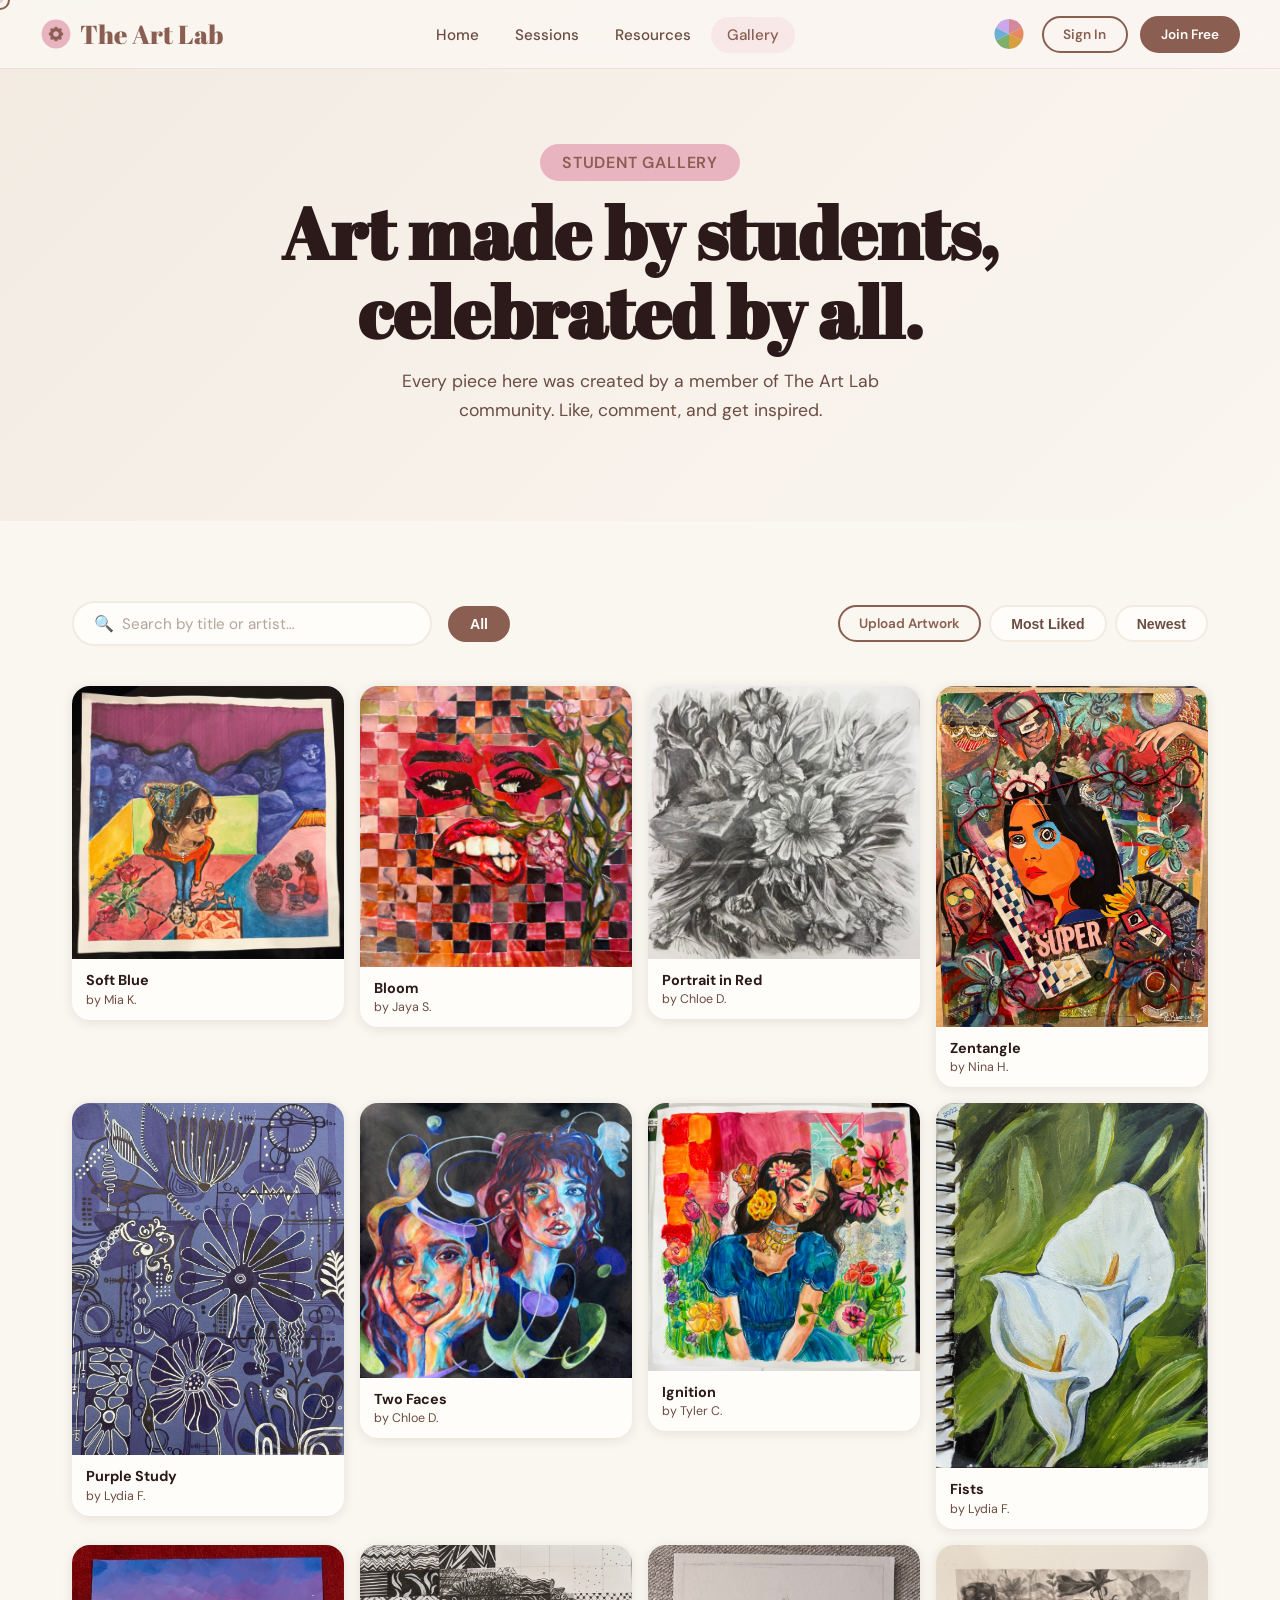
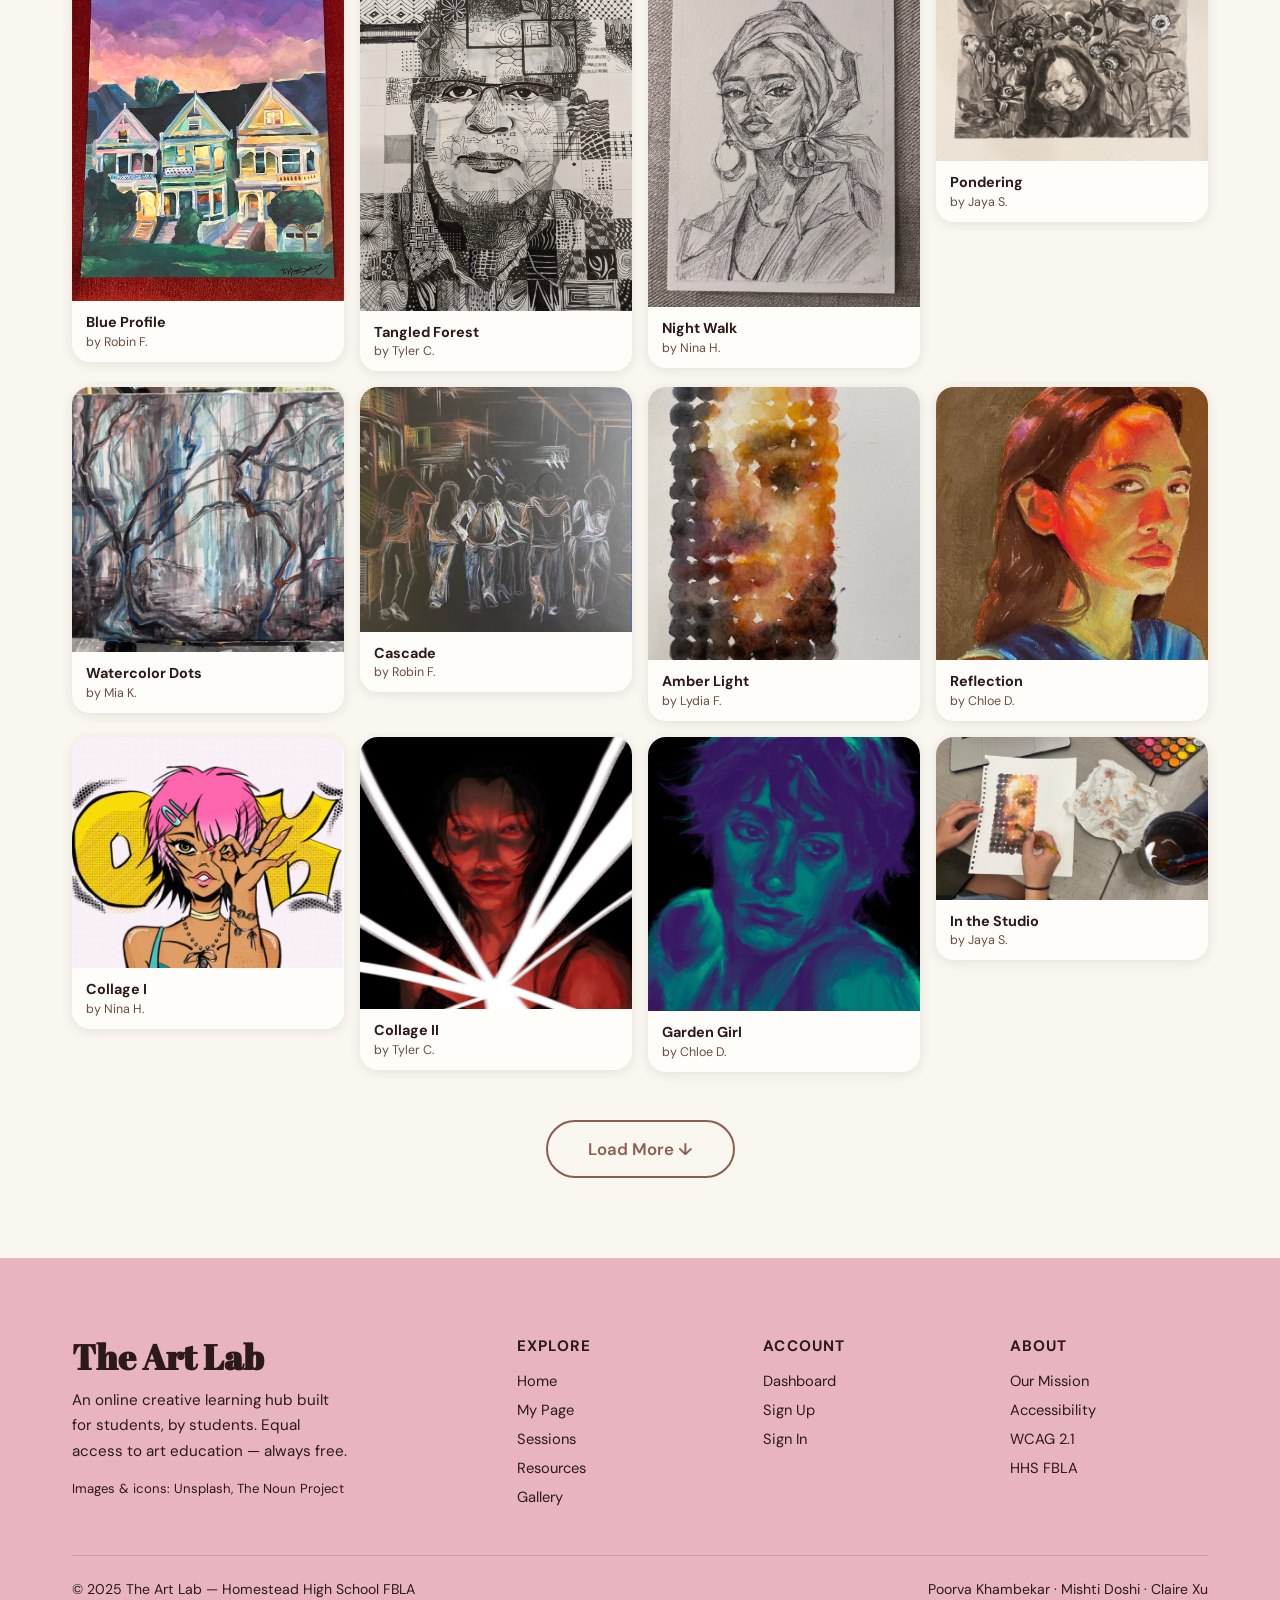
<file: gallery.html>
<!DOCTYPE html>
<html lang="en">
<head>
  <meta charset="UTF-8" />
  <meta name="viewport" content="width=device-width, initial-scale=1.0" />
  <title>Gallery — The Art Lab</title>
  <link rel="icon" href="data:image/svg+xml,<svg xmlns='http://www.w3.org/2000/svg' viewBox='0 0 100 100'><circle cx='50' cy='50' r='45' fill='%23E8B4C0'/><circle cx='50' cy='50' r='28' fill='%23D4899A'/></svg>" />
  <link rel="preconnect" href="https://fonts.googleapis.com" />
  <link href="https://fonts.googleapis.com/css2?family=Abril+Fatface&family=DM+Sans:ital,wght@0,400;0,500;0,600;0,700;1,400&display=swap" rel="stylesheet" />
  <link rel="stylesheet" href="css/style.css" />
  <style>
    /* Pinterest masonry via grid */
    .gallery-masonry {
      display: grid;
      grid-template-columns: repeat(4, 1fr);
      gap: 1rem;
      align-items: start;
    }
    .gallery-pin {
      border-radius: var(--radius); overflow: hidden;
      cursor: pointer; background: var(--card);
      box-shadow: 0 2px 12px var(--shadow);
      transition: box-shadow 0.3s ease;
    }
    .gallery-pin:hover { box-shadow: 0 12px 36px var(--shadow); }
    .pin-img-wrap { position: relative; overflow: hidden; }
    .pin-img-wrap img { width: 100%; display: block; }
    .pin-overlay {
      position: absolute; inset: 0;
      background: linear-gradient(to top, rgba(0,0,0,0.25) 0%, transparent 40%);
      opacity: 0; transition: opacity 0.25s ease;
      display: flex; align-items: flex-end; justify-content: flex-end;
      padding: 0.75rem;
      pointer-events: none;
    }
    .gallery-pin:hover .pin-overlay { opacity: 1; pointer-events: auto; }
    .pin-actions { display: flex; gap: 0.5rem; }
    .pin-info { padding: 0.75rem 0.85rem; }
    .pin-title { font-weight: 700; font-size: 0.9rem; color: var(--dark); margin-bottom: 0.15rem; }
    .pin-artist { font-size: 0.78rem; color: var(--mid); }
    .piece-like-btn {
      display: inline-flex; align-items: center; gap: 0.35rem;
      background: rgba(255,255,255,0.85); backdrop-filter: blur(6px);
      border: none; border-radius: 50px;
      padding: 0.4rem 0.85rem; color: var(--dark);
      font-size: 0.8rem; font-weight: 600;
      transition: background 0.2s, transform 0.15s;
    }
    .piece-like-btn:hover { background: #fff; }
    .piece-like-btn.liked { background: rgba(255,77,109,0.85); color: #fff; }
    .piece-like-btn.liked .lheart { animation: heartPop 0.3s ease; }
    @keyframes heartPop { 0%{transform:scale(1)} 50%{transform:scale(1.5)} 100%{transform:scale(1)} }

    /* Piece Detail Modal */
    .piece-modal {
      display: none; position: fixed; inset: 0; z-index: 9500;
      background: rgba(20,10,10,0.92); backdrop-filter: blur(8px);
      align-items: center; justify-content: center; padding: 2rem;
    }
    .piece-modal.open { display: flex; animation: fadeIn 0.2s ease; }
    .piece-modal-inner {
      display: grid; grid-template-columns: 1fr 380px; gap: 0;
      background: var(--card); border-radius: 24px; overflow: hidden;
      max-width: 900px; width: 100%; max-height: 90vh;
      box-shadow: 0 32px 80px rgba(0,0,0,0.5);
      animation: scaleIn 0.3s cubic-bezier(0.34,1.56,0.64,1);
    }
    .piece-modal-canvas {
      background: linear-gradient(135deg, var(--primary), var(--highlight));
      display: flex; align-items: center; justify-content: center;
      font-size: 8rem; min-height: 400px;
    }
    .piece-modal-info { padding: 2rem; overflow-y: auto; display: flex; flex-direction: column; gap: 1rem; }
    .piece-modal-close {
      position: absolute; top: 1.5rem; right: 1.5rem;
      width: 40px; height: 40px; border-radius: 50%;
      background: rgba(255,255,255,0.15); border: none;
      color: white; font-size: 1.2rem; display: flex; align-items: center; justify-content: center;
      transition: var(--transition);
    }
    .piece-modal-close:hover { background: rgba(255,255,255,0.3); }
    .comment-input-area {
      display: flex; gap: 0.5rem; margin-top: 0.5rem;
    }
    .comment-input-area input {
      flex: 1; padding: 0.6rem 1rem; border-radius: 50px;
      border: 2px solid var(--bg2); background: var(--bg);
      font-size: 0.88rem; color: var(--dark); outline: none; font-family: inherit;
    }
    .comment-input-area input:focus { border-color: var(--primary-d); }
    .comment-item { padding: 0.75rem 0; border-bottom: 1px solid var(--bg2); }
    .comment-item:last-child { border: none; }
    .comment-author { font-weight: 700; font-size: 0.85rem; color: var(--dark); margin-bottom: 0.2rem; }
    .comment-text { font-size: 0.85rem; color: var(--mid); }
    .trending-badge {
      position: absolute; top: 0.75rem; left: 0.75rem; z-index: 2;
      background: var(--accent); color: var(--white);
      padding: 0.2rem 0.6rem; border-radius: 50px; font-size: 0.7rem; font-weight: 700;
      letter-spacing: 0.04em;
    }
    /* Upload modal extras */
    #uploadPreviewWrap { margin-bottom: 1.25rem; }
    #uploadPreview {
      width: 100%; border-radius: var(--radius-sm);
      max-height: 240px; object-fit: cover; display: block;
    }
  </style>
<!-- Google Analytics -->
<script async src="https://www.googletagmanager.com/gtag/js?id=G-MBBD9X6MBG"></script>
<script>
  window.dataLayer = window.dataLayer || [];
  function gtag(){dataLayer.push(arguments);}
  gtag('js', new Date());
  gtag('config', 'G-MBBD9X6MBG');
</script>
</head>
<body>

<div id="cursor"></div>
<div id="cursor-trail"></div>
<canvas id="paintCanvas" aria-hidden="true" style="position:fixed;inset:0;width:100%;height:100%;pointer-events:none;z-index:500"></canvas>

<nav>
  <div class="nav-inner">
    <a href="index.html" class="nav-logo">
      <svg viewBox="0 0 40 40" fill="none"><circle cx="20" cy="20" r="18" fill="var(--primary)"/><path d="M20 13a7 7 0 1 0 0 14 7 7 0 0 0 0-14zm0 10.5a3.5 3.5 0 1 1 0-7 3.5 3.5 0 0 1 0 7z" fill="var(--accent)"/><path d="M28.3 18.1l-1.2-.3a7.2 7.2 0 0 0-.6-1.4l.7-1a1 1 0 0 0-.1-1.3l-1.2-1.2a1 1 0 0 0-1.3-.1l-1 .7a7.2 7.2 0 0 0-1.4-.6l-.3-1.2a1 1 0 0 0-1-.7h-1.8a1 1 0 0 0-1 .7l-.3 1.2a7.2 7.2 0 0 0-1.4.6l-1-.7a1 1 0 0 0-1.3.1l-1.2 1.2a1 1 0 0 0-.1 1.3l.7 1a7.2 7.2 0 0 0-.6 1.4l-1.2.3a1 1 0 0 0-.7 1v1.8a1 1 0 0 0 .7 1l1.2.3a7.2 7.2 0 0 0 .6 1.4l-.7 1a1 1 0 0 0 .1 1.3l1.2 1.2a1 1 0 0 0 1.3.1l1-.7a7.2 7.2 0 0 0 1.4.6l.3 1.2a1 1 0 0 0 1 .7h1.8a1 1 0 0 0 1-.7l.3-1.2a7.2 7.2 0 0 0 1.4-.6l1 .7a1 1 0 0 0 1.3-.1l1.2-1.2a1 1 0 0 0 .1-1.3l-.7-1a7.2 7.2 0 0 0 .6-1.4l1.2-.3a1 1 0 0 0 .7-1v-1.8a1 1 0 0 0-.7-1zM20 24a4 4 0 1 1 0-8 4 4 0 0 1 0 8z" fill="var(--accent)" opacity="0.9"/></svg>
      The Art Lab
    </a>
    <ul class="nav-links">
      <li><a href="index.html">Home</a></li>
      <li><a href="dashboard.html">My Page</a></li>
      <li><a href="sessions.html">Sessions</a></li>
      <li><a href="resources.html">Resources</a></li>
      <li><a href="gallery.html" class="active">Gallery</a></li>
          </ul>
    <div class="nav-right">
      <div style="position:relative;">
        <button class="palette-btn" id="paletteBtn" title="Choose your palette" style="display:flex;align-items:center;justify-content:center"><svg width="34" height="34" viewBox="0 0 34 34" fill="none"><path d="M17 2 A15 15 0 0 1 29.99 10.5 L17 17Z" fill="#D4899A"/><path d="M29.99 10.5 A15 15 0 0 1 29.99 23.5 L17 17Z" fill="#E68A62"/><path d="M29.99 23.5 A15 15 0 0 1 17 32 L17 17Z" fill="#D4A040"/><path d="M17 32 A15 15 0 0 1 4.01 23.5 L17 17Z" fill="#7DB06A"/><path d="M4.01 23.5 A15 15 0 0 1 4.01 10.5 L17 17Z" fill="#6AAFD4"/><path d="M4.01 10.5 A15 15 0 0 1 17 2 L17 17Z" fill="#C8A8E8"/></button>
        <div class="palette-popup" id="palettePopup">
          <div style="font-weight:700;font-size:0.85rem;color:#2C1A1A;margin-bottom:0.25rem;">Your Palette</div>
          <div class="palette-option active" data-palette="warm"><div class="palette-swatch" style="background:linear-gradient(135deg,#E8B4C0,#F5D5A0)"></div> Default</div>
          <div class="palette-option" data-palette="ocean"><div class="palette-swatch" style="background:linear-gradient(135deg,#A8CDE8,#C8E8F5)"></div> Cool</div>
          <div class="palette-option" data-palette="forest"><div class="palette-swatch" style="background:linear-gradient(135deg,#A8C897,#D0EDBB)"></div> Fresh</div>
          <div class="palette-option" data-palette="sunset"><div class="palette-swatch" style="background:linear-gradient(135deg,#F0B89A,#F9D8A8)"></div> Sunset</div>
          <div class="palette-option" data-palette="dark"><div class="palette-swatch" style="background:linear-gradient(135deg,#2C2C2C,#1A1A1A)"></div> Dark Mode</div>
          <div class="palette-option" data-palette="highcontrast"><div class="palette-swatch" style="background:linear-gradient(135deg,#0057B7,#FFD700)"></div> High Contrast</div>
        </div>
      </div>
      <div class="auth-area" id="authArea"></div>
    </div>
  </div>
</nav>

<!-- PAGE HERO -->
<div class="page-hero">
  <div class="blob-bg" style="width:350px;height:350px;background:var(--primary);bottom:-80px;right:10%;"></div>
  <div class="container">
    <div class="section-tag">Student Gallery</div>
    <h1>Art made by students,<br>celebrated by all.</h1>
    <p>Every piece here was created by a member of The Art Lab community. Like, comment, and get inspired.</p>
  </div>
</div>

<section class="section">
  <div class="container">

    <!-- Controls -->
    <div style="display:flex;gap:1rem;flex-wrap:wrap;align-items:center;margin-bottom:2.5rem;">
      <div class="search-bar" style="flex:1;min-width:200px;max-width:360px;">
        <span class="search-icon">🔍</span>
        <input type="text" placeholder="Search by title or artist…" id="gallerySearch" oninput="searchGallery()" />
      </div>
      <div class="filter-bar" style="margin:0;">
        <button class="filter-btn active" onclick="filterGallery(this,'all')">All</button>
      </div>
      <div style="margin-left:auto;display:flex;gap:0.5rem;">
        <button class="btn btn-outline btn-sm" onclick="openUploadModal()">Upload Artwork</button>
        <button class="filter-btn" id="sortLikes" onclick="sortBy('likes')">Most Liked</button>
        <button class="filter-btn" id="sortNew" onclick="sortBy('new')">Newest</button>
      </div>
    </div>

    <!-- Masonry gallery -->
    <div class="gallery-masonry" id="galleryGrid">
      <!-- injected by JS -->
    </div>

    <div style="text-align:center;margin-top:3rem;">
      <button class="btn btn-outline btn-lg" onclick="loadMore()">Load More ↓</button>
    </div>

  </div>
</section>

<!-- Piece Detail Modal -->
<div class="piece-modal" id="pieceModal">
  <button class="piece-modal-close" onclick="closePieceModal()">✕</button>
  <div class="piece-modal-inner">
    <div class="piece-modal-canvas" id="modalCanvas"></div>
    <div class="piece-modal-info">
      <div>
        <h2 id="modalTitle" style="margin-bottom:0.25rem;font-size:1.5rem;"></h2>
        <div id="modalArtist" style="font-size:0.88rem;color:var(--mid);margin-bottom:0.75rem;"></div>
        <div class="tag-list" id="modalTags"></div>
      </div>
      <div style="background:var(--bg2);border-radius:var(--radius-sm);padding:1rem;">
        <div style="font-size:0.78rem;font-weight:700;color:var(--mid);text-transform:uppercase;letter-spacing:0.06em;margin-bottom:0.4rem;">Artist Statement</div>
        <p id="modalStatement" style="font-size:0.9rem;font-style:italic;"></p>
      </div>
      <div style="display:flex;gap:1rem;">
        <button class="piece-like-btn" id="modalLikeBtn" style="flex:1;justify-content:center;padding:0.65rem;" onclick="modalLike()">
          <span class="lheart" id="modalHeart">♡</span>
          <span id="modalLikeCount">0</span> likes
        </button>
        <button class="piece-view-btn" style="flex:1;justify-content:center;padding:0.65rem;background:var(--accent);border-color:var(--accent);" onclick="sharepiece()">
          📤 Share
        </button>
      </div>
      <div>
        <div style="font-weight:700;font-size:0.92rem;margin-bottom:0.75rem;">Comments <span id="commentCount" style="color:var(--mid);font-weight:400;font-family:'DM Sans',sans-serif;font-size:0.82rem;"></span></div>
        <div id="commentsList" style="max-height:180px;overflow-y:auto;"></div>
        <div class="comment-input-area" style="margin-top:0.75rem;">
          <input type="text" id="commentInput" placeholder="Leave a kind word…" onkeydown="if(event.key==='Enter')submitComment()" />
          <button class="btn btn-primary btn-sm" onclick="submitComment()">Post</button>
        </div>
        <div id="commentLoginHint" style="font-size:0.8rem;color:var(--mid);margin-top:0.5rem;display:none;">
          <a href="#" onclick="openAuthModal('login');return false;" style="color:var(--accent);font-weight:600;">Sign in</a> to leave a comment.
        </div>
      </div>
    </div>
  </div>
</div>

<!-- Upload Modal -->
<div class="modal-overlay" id="uploadModal">
  <div class="modal">
    <button class="modal-close" onclick="closeUploadModal()">✕</button>
    <div class="modal-header">
      <h2>Upload Artwork</h2>
      <p>Share your creation with the community.</p>
    </div>
    <div class="modal-body">
      <div id="uploadError" style="color:var(--danger-color);font-size:0.85rem;margin-bottom:1rem;display:none;"></div>
      <div class="form-group">
        <label>Title</label>
        <input type="text" id="uploadTitle" class="form-control" placeholder="Give your piece a name" required />
      </div>
      <div class="form-group">
        <label>Artist Statement (optional)</label>
        <textarea class="form-control" id="uploadStatement" rows="3" placeholder="What inspired this piece?"></textarea>
      </div>
      <div class="form-group">
        <label>Artwork File</label>
        <input type="file" id="uploadFile" class="form-control" accept="image/*" required />
      </div>
      <div id="uploadPreviewWrap" style="display:none;">
        <img id="uploadPreview" alt="Preview of your upload" />
      </div>
      <button class="btn btn-primary btn-full" onclick="submitUpload()">Submit for Review →</button>
    </div>
  </div>
</div>

<!-- AUTH MODAL -->
<div class="modal-overlay" id="authModal">
  <div class="modal">
    <button class="modal-close" onclick="closeAuthModal()">✕</button>
    <div class="modal-header"><h2>The Art Lab</h2><p>Sign in to like and comment on art.</p></div>
    <div class="modal-body">
      <div class="modal-tabs">
        <div class="modal-tab active" data-tab="login" onclick="switchTab('login')">Sign In</div>
        <div class="modal-tab" data-tab="signup" onclick="switchTab('signup')">Join Free</div>
      </div>
      <div class="modal-tab-content active" id="loginForm">
        <div id="loginError" style="color:#C0392B;font-size:0.85rem;margin-bottom:1rem;display:none;"></div>
        <form onsubmit="handleLogin(event)">
          <div class="form-group"><label>Email</label><input type="email" id="loginEmail" class="form-control" placeholder="you@example.com" required /></div>
          <div class="form-group"><label>Password</label><input type="password" id="loginPassword" class="form-control" required /></div>
          <button type="submit" class="btn btn-primary btn-full">Sign In →</button>
        </form>
      </div>
      <div class="modal-tab-content" id="signupForm">
        <div id="signupError" style="color:#C0392B;font-size:0.85rem;margin-bottom:1rem;display:none;"></div>
        <div class="role-select" style="margin-bottom:1.25rem;">
          <div class="role-option selected" data-role="student" onclick="selectRole('student')">Student</div>
          <div class="role-option" data-role="mentor" onclick="selectRole('mentor')">Mentor</div>
        </div>
        <form onsubmit="handleSignup(event)">
          <div class="form-row">
            <div class="form-group"><label>First Name</label><input type="text" id="signupFirst" class="form-control" required /></div>
            <div class="form-group"><label>Last Name</label><input type="text" id="signupLast" class="form-control" required /></div>
          </div>
          <div class="form-group"><label>Email</label><input type="email" id="signupEmail" class="form-control" required /></div>
          <div class="form-group"><label>Password</label><input type="password" id="signupPassword" class="form-control" required /></div>
          <button type="submit" class="btn btn-primary btn-full">Create My Account →</button>
        </form>
      </div>
    </div>
  </div>
</div>



  <!-- AVATAR MODAL -->
  <div class="avatar-modal-overlay" id="avatarModal">
    <div class="avatar-modal">
      <button class="av-modal-close" onclick="closeAvatarModal()">✕</button>
      <div class="avatar-modal-header"><h3>Draw your face</h3><p>Use the pens below to create your avatar!</p></div>
      <div class="avatar-canvas-wrap"><canvas id="faceCanvas"></canvas></div>
      <div class="avatar-tools" style="flex-direction:column;gap:0.6rem">
      <div style="display:flex;gap:0.5rem;align-items:center;justify-content:center;flex-wrap:wrap">
        <button class="av-color active" data-color="#3c4361" style="background:#3c4361" title="Navy"></button>
        <button class="av-color" data-color="#67402b" style="background:#67402b" title="Brown"></button>
        <button class="av-color" data-color="#FF4D6D" style="background:#FF4D6D" title="Red"></button>
        <button class="av-color" data-color="#27AE60" style="background:#27AE60" title="Green"></button>
        <button class="av-color" data-color="#f4b8fc" style="background:#f4b8fc;border:2px solid #67402b" title="Lavender"></button>
        <button class="av-color" data-color="#fbdea7" style="background:#fbdea7;border:2px solid #67402b" title="Yellow"></button>
        <button class="av-color" data-color="#000000" style="background:#000" title="Black"></button>
      </div>
      <div style="display:flex;gap:0.5rem;align-items:center;justify-content:center">
        <button class="av-tool-btn" data-mode="erase">Erase</button>
        <button class="av-tool-btn" id="avClear">Clear</button>
      </div>
      </div>
      <div class="avatar-modal-footer">
        <button class="btn btn-outline btn-full" onclick="closeAvatarModal()">Cancel</button>
        <button class="btn btn-primary btn-full" id="avSave">Save Avatar</button>
      </div>
    </div>
  </div>

  <script src="js/auth.js"></script>
<script src="js/main.js"></script>
<script>
const PIECES = [
  { id:'p1', img:'images/IMG_3720.jpg', title:'Soft Blue', artist:'Mia K.', likes:47, statement:'Watercolor — capturing the fleeting beauty of a moment.', comments:[{author:'Leo C.',text:'The soft edges are just perfect!'},{author:'Sofia B.',text:'Love the color palette'}] },
  { id:'p2', img:'images/IMG_5139.jpg', title:'Bloom', artist:'Jaya S.', likes:34, statement:'Layers of color rendered in wet ink — this took 4 sessions.', comments:[{author:'Mia K.',text:'The depth here is incredible.'}] },
  { id:'p3', img:'images/IMG_5300.jpg', title:'Portrait in Red', artist:'Chloe D.', likes:62, statement:'Oil pastels — drawing is the most honest thing you can do.', comments:[{author:'Priya R.',text:'So emotionally raw!'},{author:'Tyler C.',text:'Those eyes!!'}] },
  { id:'p4', img:'images/IMG_0059.jpg', title:'Zentangle', artist:'Nina H.', likes:28, statement:'Ink patterns exploring density and the meditative nature of repetition.', comments:[] },
  { id:'p5', img:'images/purple_piece.jpg', title:'Purple Study', artist:'Lydia F.', likes:51, statement:'Oil pastel and ink — exploring identity through layered textures.', comments:[{author:'Robin F.',text:'The textures are unreal!'}] },
  { id:'p6', img:'images/two_faces.jpg', title:'Two Faces', artist:'Chloe D.', likes:39, statement:'A dual portrait exploring how identity shifts.', comments:[{author:'Jaya S.',text:'The composition is perfect.'}] },
  { id:'p8', img:'images/2025-01-04_23-14-44_284.jpg', title:'Ignition', artist:'Tyler C.', likes:44, statement:'Dynamic gestural inking exploring motion and energy.', comments:[{author:'Nina H.',text:'I can feel the heat!'}] },
  { id:'p9', img:'images/art_5.jpg', title:'Fists', artist:'Lydia F.', likes:56, statement:'Digital painting — power and defiance in vivid color.', comments:[{author:'Robin F.',text:'This belongs on a poster.'}] },
  { id:'p10', img:'images/art_8.jpg', title:'Blue Profile', artist:'Robin F.', likes:33, statement:'Pastel portrait study in cool tones.', comments:[] },
  { id:'p11', img:'images/art_9.jpg', title:'Tangled Forest', artist:'Tyler C.', likes:22, statement:'Acrylic on canvas — branches as metaphor for connection.', comments:[{author:'Lydia F.',text:'The depth is incredible.'}] },
  { id:'p12', img:'images/art_16.jpg', title:'Night Walk', artist:'Nina H.', likes:48, statement:'Chalk on black paper — capturing movement in darkness.', comments:[{author:'Chloe D.',text:'Stunning atmosphere.'}] },
  { id:'p13', img:'images/pondering.jpg', title:'Pondering', artist:'Jaya S.', likes:41, statement:'Oil pastel portrait — warm light study.', comments:[{author:'Lydia F.',text:'The colors are so warm!'}] },
  { id:'p14', img:'images/download.jpg', title:'Watercolor Dots', artist:'Mia K.', likes:37, statement:'Watercolor dot portrait — pointillism meets impressionism.', comments:[] },
  { id:'p15', img:'images/download_copy.jpg', title:'Cascade', artist:'Robin F.', likes:26, statement:'Flowing abstract watercolor study.', comments:[{author:'Nina H.',text:'Love the movement.'}] },
  { id:'p16', img:'images/download_copy_2.jpg', title:'Amber Light', artist:'Lydia F.', likes:31, statement:'Warm-toned portrait capturing golden hour.', comments:[] },
  { id:'p17', img:'images/download_copy_3.jpg', title:'Reflection', artist:'Chloe D.', likes:45, statement:'Mixed media self-portrait exploring inner dialogue.', comments:[{author:'Jaya S.',text:'So powerful.'}] },
  { id:'p18', img:'images/screenshot_art_1.jpg', title:'Collage I', artist:'Nina H.', likes:38, statement:'Mixed media collage — layering memories.', comments:[] },
  { id:'p19', img:'images/screenshot_art_2.jpg', title:'Collage II', artist:'Tyler C.', likes:29, statement:'Continuation of the collage series.', comments:[] },
  { id:'p20', img:'images/screenshot_art_3.jpg', title:'Garden Girl', artist:'Chloe D.', likes:52, statement:'Vibrant gouache illustration.', comments:[{author:'Lydia F.',text:'The flowers are incredible!'}] },
  { id:'p22', img:'images/resources_hero.jpg', title:'In the Studio', artist:'Jaya S.', likes:35, statement:'Behind the scenes — painting in progress.', comments:[] },
];

let displayedPieces = [...PIECES];
let currentPieceId = null;
const COMMENTS_KEY = 'artlab_gallery_comments';
const LIKES_KEY = 'artlab_gallery_likes';

function getLikes() { return JSON.parse(localStorage.getItem(LIKES_KEY) || '{}'); }
function saveLikes(l) { localStorage.setItem(LIKES_KEY, JSON.stringify(l)); }
function getComments() { return JSON.parse(localStorage.getItem(COMMENTS_KEY) || '{}'); }
function saveComments(c) { localStorage.setItem(COMMENTS_KEY, JSON.stringify(c)); }

document.addEventListener('DOMContentLoaded', () => {
  initAuthUI();
  renderGallery(displayedPieces);
});

function renderGallery(pieces) {
  const grid = document.getElementById('galleryGrid');
  const allLikes = getLikes();
  grid.innerHTML = pieces.map((p, i) => {
    const isLiked = Auth.isLiked(p.id) || allLikes[p.id];
    const totalLikes = p.likes + (allLikes[p.id+'_count'] || 0);
    return `
      <div class="gallery-pin" onclick="openPiece('${p.id}')">
        <div class="pin-img-wrap">
          <img src="${p.img}" alt="${p.title}" loading="lazy">
          <div class="pin-overlay">
            <div class="pin-actions" onclick="event.stopPropagation()">
              <button class="piece-like-btn ${isLiked?'liked':''}" data-piece="${p.id}" onclick="quickLike(event,'${p.id}')">
                <span class="lheart">${isLiked?'♥':'♡'}</span>
                <span class="lcount">${totalLikes}</span>
              </button>
            </div>
          </div>
        </div>
        <div class="pin-info">
          <div class="pin-title">${p.title}</div>
          <div class="pin-artist">by ${p.artist}</div>
        </div>
      </div>`;
  }).join('');
}

function quickLike(e, pieceId) {
  e.stopPropagation();
  const user = Auth.currentUser();
  if (!user) { openAuthModal('login'); return; }
  const btn = e.currentTarget;
  const heart = btn.querySelector('.lheart');
  const count = btn.querySelector('.lcount');
  const allLikes = getLikes();
  const wasLiked = Auth.isLiked(pieceId) || allLikes[pieceId];
  const liked = Auth.likeToggle(pieceId);
  allLikes[pieceId] = liked;
  const piece = PIECES.find(p => p.id === pieceId);
  if (liked) {
    allLikes[pieceId + '_count'] = (allLikes[pieceId + '_count'] || 0) + 1;
    Auth.addNotification({ text: `Someone liked "${piece?.title}"!`, time: 'Just now', icon: '♥' });
  } else {
    allLikes[pieceId + '_count'] = Math.max(0, (allLikes[pieceId + '_count'] || 0) - 1);
  }
  saveLikes(allLikes);
  btn.classList.toggle('liked', liked);
  heart.textContent = liked ? '♥' : '♡';
  const base = piece?.likes || 0;
  count.textContent = base + (allLikes[pieceId + '_count'] || 0);
}

function openPiece(id) {
  const piece = PIECES.find(p => p.id === id);
  if (!piece) return;
  currentPieceId = id;
  const allLikes = getLikes();
  const canvas = document.getElementById('modalCanvas');
  if (piece.img) {
    canvas.style.background = 'var(--dark)';
    canvas.innerHTML = `<img src="${piece.img}" alt="${piece.title}" style="width:100%;height:100%;object-fit:contain;">`;
  } else {
    canvas.style.background = 'var(--bg2)';
    canvas.textContent = '';
  }
  document.getElementById('modalTitle').textContent = piece.title;
  document.getElementById('modalArtist').textContent = `by ${piece.artist}`;
  document.getElementById('modalStatement').textContent = piece.statement;
  document.getElementById('modalTags').innerHTML = '';

  const isLiked = Auth.isLiked(id) || allLikes[id];
  const totalLikes = piece.likes + (allLikes[id+'_count'] || 0);
  const likeBtn = document.getElementById('modalLikeBtn');
  likeBtn.classList.toggle('liked', isLiked);
  document.getElementById('modalHeart').textContent = isLiked ? '♥' : '♡';
  document.getElementById('modalLikeCount').textContent = totalLikes;

  renderComments(id, piece.comments);
  const user = Auth.currentUser();
  document.getElementById('commentInput').style.display = user ? '' : 'none';
  document.querySelector('.comment-input-area button').style.display = user ? '' : 'none';
  document.getElementById('commentLoginHint').style.display = user ? 'none' : 'block';

  document.getElementById('pieceModal').classList.add('open');
  document.body.style.overflow = 'hidden';
}

function renderComments(pieceId, defaultComments) {
  const stored = getComments();
  const all = [...(defaultComments || []), ...(stored[pieceId] || [])];
  document.getElementById('commentCount').textContent = `(${all.length})`;
  document.getElementById('commentsList').innerHTML = all.length
    ? all.map(c => `<div class="comment-item"><div class="comment-author">${c.author}</div><div class="comment-text">${c.text}</div></div>`).join('')
    : '<div style="font-size:0.85rem;color:var(--mid);padding:0.5rem 0;">No comments yet — be the first!</div>';
}

function submitComment() {
  const user = Auth.currentUser();
  if (!user) { openAuthModal('login'); return; }
  const input = document.getElementById('commentInput');
  const text = input.value.trim();
  if (!text) return;
  const stored = getComments();
  stored[currentPieceId] = stored[currentPieceId] || [];
  const comment = { author: user.firstName + ' ' + user.lastName[0] + '.', text };
  stored[currentPieceId].push(comment);
  saveComments(stored);
  const piece = PIECES.find(p => p.id === currentPieceId);
  renderComments(currentPieceId, piece?.comments || []);
  input.value = '';
  Auth.addNotification({ text: `Your comment on "${piece?.title}" was posted!`, time: 'Just now', icon: '💬' });
  showToast('Comment posted!', '💬');
}

function modalLike() {
  if (!currentPieceId) return;
  const user = Auth.currentUser();
  if (!user) { openAuthModal('login'); return; }
  const allLikes = getLikes();
  const liked = Auth.likeToggle(currentPieceId);
  allLikes[currentPieceId] = liked;
  const piece = PIECES.find(p => p.id === currentPieceId);
  if (liked) {
    allLikes[currentPieceId + '_count'] = (allLikes[currentPieceId + '_count'] || 0) + 1;
    Auth.addNotification({ text: `You liked "${piece?.title}"`, time: 'Just now', icon: '♥' });
  } else {
    allLikes[currentPieceId + '_count'] = Math.max(0, (allLikes[currentPieceId + '_count'] || 0) - 1);
  }
  saveLikes(allLikes);
  const btn = document.getElementById('modalLikeBtn');
  btn.classList.toggle('liked', liked);
  document.getElementById('modalHeart').textContent = liked ? '♥' : '♡';
  const base = piece?.likes || 0;
  document.getElementById('modalLikeCount').textContent = base + (allLikes[currentPieceId + '_count'] || 0);
  // update grid too
  renderGallery(displayedPieces);
}

function closePieceModal() {
  document.getElementById('pieceModal').classList.remove('open');
  document.body.style.overflow = '';
  currentPieceId = null;
}

function sharepiece() {
  if (navigator.share) {
    navigator.share({ title: 'The Art Lab Gallery', text: 'Check out this artwork!' });
  } else {
    showToast('Link copied to clipboard!', '📤');
  }
}

// ── Filtering ──────────────────────────────────────────────────────────────
function filterGallery(btn, medium) {
  document.querySelectorAll('.filter-btn').forEach(b => b.classList.remove('active'));
  btn.classList.add('active');
  displayedPieces = medium === 'all' ? [...PIECES] : PIECES.filter(p => p.medium === medium);
  renderGallery(displayedPieces);
}

function searchGallery() {
  const q = document.getElementById('gallerySearch').value.toLowerCase();
  displayedPieces = PIECES.filter(p => p.title.toLowerCase().includes(q) || p.artist.toLowerCase().includes(q));
  renderGallery(displayedPieces);
}

function sortBy(type) {
  document.getElementById('sortLikes').classList.toggle('active', type==='likes');
  document.getElementById('sortNew').classList.toggle('active', type==='new');
  if (type === 'likes') displayedPieces = [...displayedPieces].sort((a,b) => b.likes - a.likes);
  else displayedPieces = [...PIECES].filter(p => displayedPieces.find(d => d.id===p.id));
  renderGallery(displayedPieces);
}

function loadMore() {
  showToast('All pieces loaded — check back soon for new submissions!');
}

// ── Upload ───────────────────────────────────────────────────────────────
function openUploadModal() {
  const user = Auth.currentUser();
  if (!user) { openAuthModal('login'); return; }
  document.getElementById('uploadModal').classList.add('open');
  document.getElementById('uploadError').style.display = 'none';
  document.getElementById('uploadTitle').value = '';
  document.getElementById('uploadStatement').value = '';
  document.getElementById('uploadFile').value = '';
  document.getElementById('uploadPreviewWrap').style.display = 'none';
}

function closeUploadModal() {
  document.getElementById('uploadModal').classList.remove('open');
}

document.getElementById('uploadFile').addEventListener('change', (e) => {
  const file = e.target.files[0];
  if (!file) return;
  const reader = new FileReader();
  reader.onload = (ev) => {
    document.getElementById('uploadPreview').src = ev.target.result;
    document.getElementById('uploadPreviewWrap').style.display = 'block';
  };
  reader.readAsDataURL(file);
});

function submitUpload() {
  const title = document.getElementById('uploadTitle').value.trim();
  const file = document.getElementById('uploadFile').files[0];
  const errorBox = document.getElementById('uploadError');

  if (!title || !file) {
    errorBox.textContent = 'Please add a title and choose a file.';
    errorBox.style.display = 'block';
    return;
  }

  errorBox.style.display = 'none';
  closeUploadModal();
  showToast('Thanks! Your upload will be reviewed by our team before it appears in the gallery.', '🎨');
}

// Close modal on backdrop click
document.getElementById('pieceModal').addEventListener('click', (e) => {
  if (e.target === document.getElementById('pieceModal')) closePieceModal();
});
document.getElementById('uploadModal').addEventListener('click', (e) => {
  if (e.target === document.getElementById('uploadModal')) closeUploadModal();
});
document.addEventListener('keydown', (e) => { if (e.key === 'Escape') { closePieceModal(); closeUploadModal(); } });
</script>
<footer>
  <div class="container">
    <div class="footer-grid">
      <div class="footer-brand">
        <h3>The Art Lab</h3>
        <p>An online creative learning hub built for students, by students. Equal access to art education — always free.</p>
        <div style="margin-top:1rem;font-size:0.82rem;">Images &amp; icons: Unsplash, The Noun Project</div>
      </div>
      <div class="footer-col">
        <h4>Explore</h4>
        <ul>
          <li><a href="index.html">Home</a></li>
          <li><a href="dashboard.html">My Page</a></li>
      <li><a href="sessions.html">Sessions</a></li>
          <li><a href="resources.html">Resources</a></li>
          <li><a href="gallery.html">Gallery</a></li>
        </ul>
      </div>
      <div class="footer-col">
        <h4>Account</h4>
        <ul>
          <li><a href="dashboard.html">Dashboard</a></li>
          <li><a href="#" onclick="openAuthModal('signup')">Sign Up</a></li>
          <li><a href="#" onclick="openAuthModal('login')">Sign In</a></li>
        </ul>
      </div>
      <div class="footer-col">
        <h4>About</h4>
        <ul>
          <li><a href="#">Our Mission</a></li>
          <li><a href="#">Accessibility</a></li>
          <li><a href="#">WCAG 2.1</a></li>
          <li><a href="#">HHS FBLA</a></li>
        </ul>
      </div>
    </div>
    <div class="footer-bottom">
      <span>&copy; 2025 The Art Lab &mdash; Homestead High School FBLA</span>
      <span>Poorva Khambekar &middot; Mishti Doshi &middot; Claire Xu</span>
    </div>
  </div>
</footer>

</body>
</html>
</file>
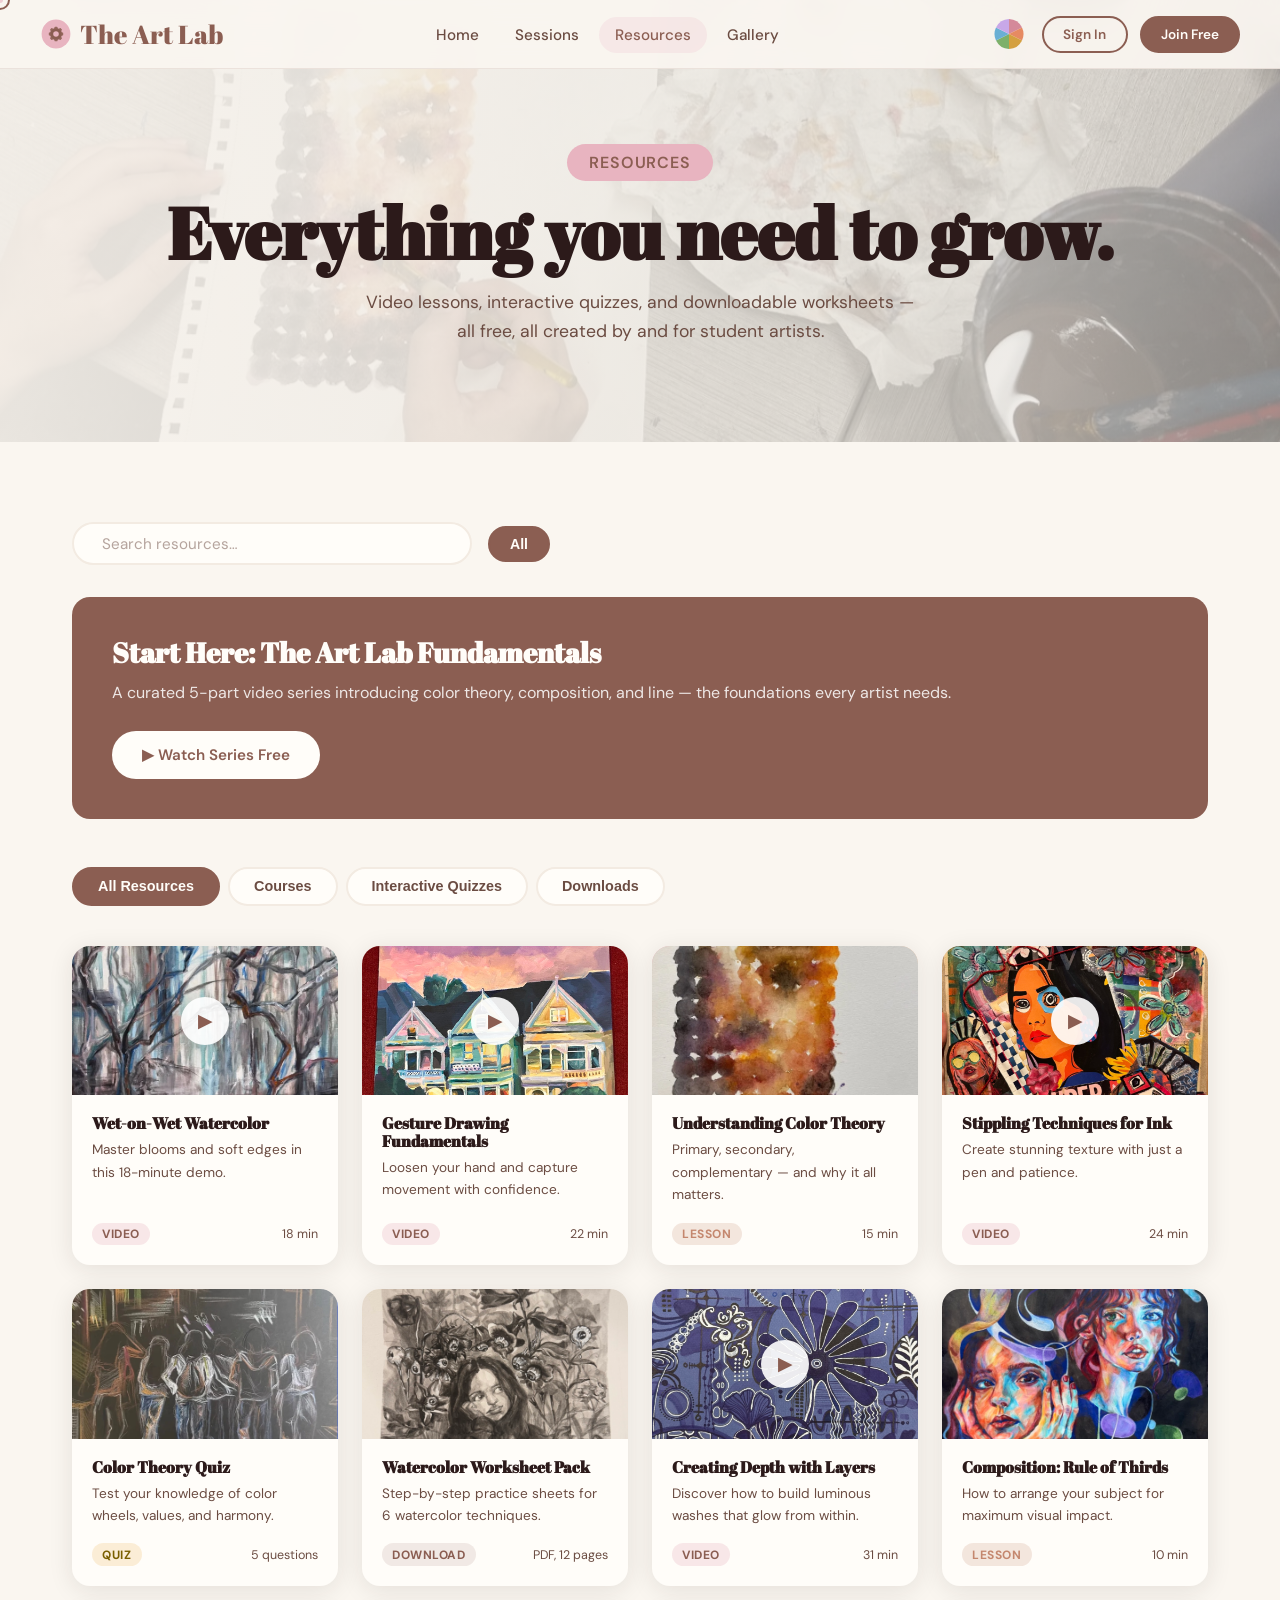
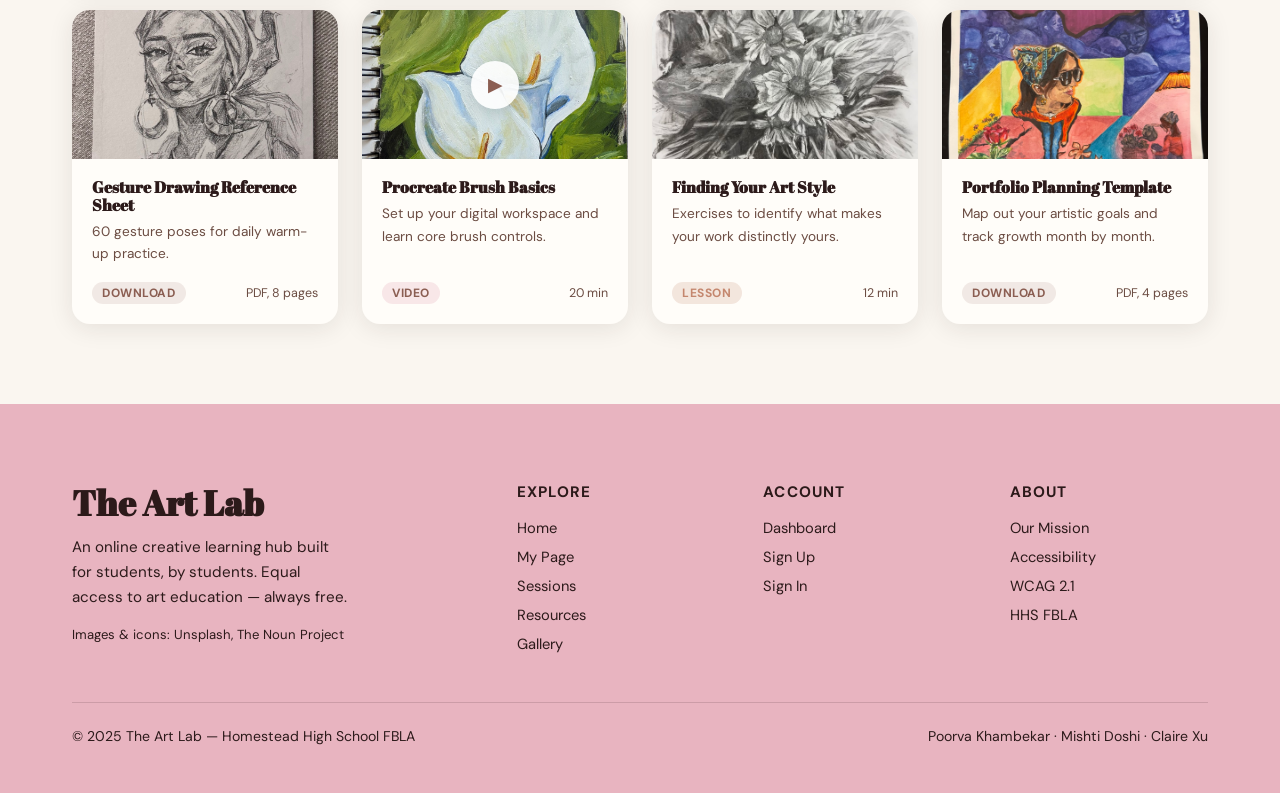
<file: resources.html>
<!DOCTYPE html>
<html lang="en">
<head>
  <meta charset="UTF-8" />
  <meta name="viewport" content="width=device-width, initial-scale=1.0" />
  <title>Resources — The Art Lab</title>
  <link rel="icon" href="data:image/svg+xml,<svg xmlns='http://www.w3.org/2000/svg' viewBox='0 0 100 100'><circle cx='50' cy='50' r='45' fill='%23E8B4C0'/><circle cx='50' cy='50' r='28' fill='%23D4899A'/></svg>" />
  <link rel="preconnect" href="https://fonts.googleapis.com" />
  <link href="https://fonts.googleapis.com/css2?family=Abril+Fatface&family=DM+Sans:ital,wght@0,400;0,500;0,600;0,700;1,400&display=swap" rel="stylesheet" />
  <link rel="stylesheet" href="css/style.css" />
  <style>
    .quiz-card {
      background: var(--card); border-radius: var(--radius);
      padding: 2rem; box-shadow: 0 4px 24px var(--shadow);
    }
    .quiz-option {
      display: flex; align-items: center; gap: 0.75rem;
      padding: 0.85rem 1rem; border-radius: var(--radius-sm);
      border: 2px solid var(--bg2); margin-bottom: 0.6rem;
      font-size: 0.92rem; font-weight: 500; color: var(--dark);
      transition: var(--transition); cursor: pointer;
    }
    .quiz-option:hover { border-color: var(--primary-d); background: rgba(232,180,192,0.08); }
    .quiz-option.correct { border-color: #27AE60; background: rgba(39,174,96,0.1); }
    .quiz-option.wrong { border-color: #E74C3C; background: rgba(231,76,60,0.1); }
    .quiz-option .opt-letter {
      width: 28px; height: 28px; border-radius: 50%; flex-shrink: 0;
      background: var(--bg2); display: flex; align-items: center; justify-content: center;
      font-size: 0.8rem; font-weight: 700; color: var(--mid);
    }
    .featured-resource {
      background: var(--accent);
      border-radius: var(--radius); padding: 2.5rem;
      display: flex; gap: 2rem; align-items: center; margin-bottom: 3rem;
      color: var(--white);
    }
    .featured-resource h2 { color: var(--white); margin-bottom: 0.75rem; font-size: 1.75rem; }
    .featured-resource p { color: rgba(255,255,255,0.85); margin-bottom: 1.5rem; }
    .featured-emoji { font-size: 5rem; flex-shrink: 0; }
    .download-item {
      display: flex; align-items: center; gap: 1.25rem;
      padding: 1.1rem 1.25rem; border-radius: var(--radius-sm);
      background: var(--bg); border: 2px solid var(--bg2);
      transition: var(--transition); margin-bottom: 0.75rem;
    }
    .download-item:hover { border-color: var(--primary-d); background: rgba(232,180,192,0.08); transform: translateX(4px); }
    .download-icon { font-size: 1.75rem; flex-shrink: 0; }
    .download-info { flex: 1; }
    .download-name { font-weight: 700; font-size: 0.92rem; color: var(--dark); }
    .download-meta { font-size: 0.78rem; color: var(--mid); margin-top: 0.2rem; }
  </style>
<!-- Google Analytics -->
<script async src="https://www.googletagmanager.com/gtag/js?id=G-MBBD9X6MBG"></script>
<script>
  window.dataLayer = window.dataLayer || [];
  function gtag(){dataLayer.push(arguments);}
  gtag('js', new Date());
  gtag('config', 'G-MBBD9X6MBG');
</script>
</head>
<body>

<div id="cursor"></div>
<div id="cursor-trail"></div>
<canvas id="paintCanvas" aria-hidden="true" style="position:fixed;inset:0;width:100%;height:100%;pointer-events:none;z-index:500"></canvas>

<nav>
  <div class="nav-inner">
    <a href="index.html" class="nav-logo">
      <svg viewBox="0 0 40 40" fill="none"><circle cx="20" cy="20" r="18" fill="var(--primary)"/><path d="M20 13a7 7 0 1 0 0 14 7 7 0 0 0 0-14zm0 10.5a3.5 3.5 0 1 1 0-7 3.5 3.5 0 0 1 0 7z" fill="var(--accent)"/><path d="M28.3 18.1l-1.2-.3a7.2 7.2 0 0 0-.6-1.4l.7-1a1 1 0 0 0-.1-1.3l-1.2-1.2a1 1 0 0 0-1.3-.1l-1 .7a7.2 7.2 0 0 0-1.4-.6l-.3-1.2a1 1 0 0 0-1-.7h-1.8a1 1 0 0 0-1 .7l-.3 1.2a7.2 7.2 0 0 0-1.4.6l-1-.7a1 1 0 0 0-1.3.1l-1.2 1.2a1 1 0 0 0-.1 1.3l.7 1a7.2 7.2 0 0 0-.6 1.4l-1.2.3a1 1 0 0 0-.7 1v1.8a1 1 0 0 0 .7 1l1.2.3a7.2 7.2 0 0 0 .6 1.4l-.7 1a1 1 0 0 0 .1 1.3l1.2 1.2a1 1 0 0 0 1.3.1l1-.7a7.2 7.2 0 0 0 1.4.6l.3 1.2a1 1 0 0 0 1 .7h1.8a1 1 0 0 0 1-.7l.3-1.2a7.2 7.2 0 0 0 1.4-.6l1 .7a1 1 0 0 0 1.3-.1l1.2-1.2a1 1 0 0 0 .1-1.3l-.7-1a7.2 7.2 0 0 0 .6-1.4l1.2-.3a1 1 0 0 0 .7-1v-1.8a1 1 0 0 0-.7-1zM20 24a4 4 0 1 1 0-8 4 4 0 0 1 0 8z" fill="var(--accent)" opacity="0.9"/></svg>
      The Art Lab
    </a>
    <ul class="nav-links">
      <li><a href="index.html">Home</a></li>
      <li><a href="dashboard.html">My Page</a></li>
      <li><a href="sessions.html">Sessions</a></li>
      <li><a href="resources.html" class="active">Resources</a></li>
      <li><a href="gallery.html">Gallery</a></li>
          </ul>
    <div class="nav-right">
      <div style="position:relative;">
        <button class="palette-btn" id="paletteBtn" title="Choose your palette" style="display:flex;align-items:center;justify-content:center"><svg width="34" height="34" viewBox="0 0 34 34" fill="none"><path d="M17 2 A15 15 0 0 1 29.99 10.5 L17 17Z" fill="#D4899A"/><path d="M29.99 10.5 A15 15 0 0 1 29.99 23.5 L17 17Z" fill="#E68A62"/><path d="M29.99 23.5 A15 15 0 0 1 17 32 L17 17Z" fill="#D4A040"/><path d="M17 32 A15 15 0 0 1 4.01 23.5 L17 17Z" fill="#7DB06A"/><path d="M4.01 23.5 A15 15 0 0 1 4.01 10.5 L17 17Z" fill="#6AAFD4"/><path d="M4.01 10.5 A15 15 0 0 1 17 2 L17 17Z" fill="#C8A8E8"/></button>
        <div class="palette-popup" id="palettePopup">
          <div style="font-weight:700;font-size:0.85rem;color:#2C1A1A;margin-bottom:0.25rem;">Your Palette</div>
          <div class="palette-option active" data-palette="warm"><div class="palette-swatch" style="background:linear-gradient(135deg,#E8B4C0,#F5D5A0)"></div> Default</div>
          <div class="palette-option" data-palette="ocean"><div class="palette-swatch" style="background:linear-gradient(135deg,#A8CDE8,#C8E8F5)"></div> Cool</div>
          <div class="palette-option" data-palette="forest"><div class="palette-swatch" style="background:linear-gradient(135deg,#A8C897,#D0EDBB)"></div> Fresh</div>
          <div class="palette-option" data-palette="sunset"><div class="palette-swatch" style="background:linear-gradient(135deg,#F0B89A,#F9D8A8)"></div> Sunset</div>
          <div class="palette-option" data-palette="dark"><div class="palette-swatch" style="background:linear-gradient(135deg,#2C2C2C,#1A1A1A)"></div> Dark Mode</div>
          <div class="palette-option" data-palette="highcontrast"><div class="palette-swatch" style="background:linear-gradient(135deg,#0057B7,#FFD700)"></div> High Contrast</div>
        </div>
      </div>
      <div class="auth-area" id="authArea"></div>
    </div>
  </div>
</nav>

<!-- PAGE HERO -->
<div class="page-hero art-hero">
  <div class="art-hero-bg">
    <img src="images/resources_hero.jpg" alt="" aria-hidden="true" style="width:100%;flex:none;">
  </div>
  <div class="art-hero-overlay"></div>
  <div class="container" style="position:relative;z-index:2;">
    <div class="section-tag">Resources</div>
    <h1>Everything you need to grow.</h1>
    <p>Video lessons, interactive quizzes, and downloadable worksheets — all free, all created by and for student artists.</p>
  </div>
</div>

<section class="section">
  <div class="container">

    <!-- Search + filter bar -->
    <div style="display:flex;gap:1rem;flex-wrap:wrap;align-items:center;margin-bottom:2rem;">
      <div class="search-bar" style="flex:1;min-width:240px;max-width:400px;">
        <span class="search-icon"></span>
        <input type="text" placeholder="Search resources…" id="resourceSearch" oninput="searchResources()" />
      </div>
      <div class="filter-bar" style="margin:0;">
        <button class="filter-btn active" data-filter="all" onclick="filterResources(this,'all')">All</button>
      </div>
    </div>

    <!-- Featured -->
    <div class="featured-resource reveal">
      
      <div>
        <h2>Start Here: The Art Lab Fundamentals</h2>
        <p>A curated 5-part video series introducing color theory, composition, and line — the foundations every artist needs.</p>
        <button class="btn" style="background:var(--white);color:var(--accent);" onclick="openVideo('Art Lab Fundamentals — Part 1')">▶ Watch Series Free</button>
      </div>
    </div>

    <!-- TABS -->
    <div class="tabs">
      <button class="tab-btn active" data-tab="res-all" onclick="switchResTab('res-all',this)">All Resources</button>
      <button class="tab-btn" data-tab="res-courses" onclick="switchResTab('res-courses',this)">Courses</button>
      <button class="tab-btn" data-tab="res-quizzes" onclick="switchResTab('res-quizzes',this)">Interactive Quizzes</button>
      <button class="tab-btn" data-tab="res-downloads" onclick="switchResTab('res-downloads',this)">Downloads</button>
    </div>

    <!-- ALL RESOURCES -->
    <div id="res-all">
      <div class="grid-4" id="resourceGrid">
        <!-- injected by JS -->
      </div>
    </div>

    <!-- COURSES -->
    <div id="res-courses" class="hidden">
      <div class="grid-3" id="coursesGrid">
        <!-- injected by JS -->
      </div>
    </div>

    <!-- QUIZZES -->
    <div id="res-quizzes" class="hidden">
      <div class="grid-2" style="gap:2rem;align-items:start;">
        <div class="quiz-card reveal" id="quizContainer">
          <div id="quizContent"><!-- injected --></div>
        </div>
        <div>
          <h3 style="margin-bottom:1.5rem;">More Quizzes</h3>
          <div style="display:flex;flex-direction:column;gap:0.75rem;">
            <div class="card" style="padding:1.25rem;display:flex;align-items:center;gap:1rem;cursor:pointer;" onclick="loadQuiz(1)">
              
              <div><div style="font-weight:700;font-size:0.92rem;">Color Theory Basics</div><div style="font-size:0.8rem;color:var(--mid);">5 questions • Beginner</div></div>
              <button class="btn btn-outline btn-sm" style="margin-left:auto;">Try it</button>
            </div>
            <div class="card" style="padding:1.25rem;display:flex;align-items:center;gap:1rem;cursor:pointer;" onclick="loadQuiz(2)">
              
              <div><div style="font-weight:700;font-size:0.92rem;">Composition Principles</div><div style="font-size:0.8rem;color:var(--mid);">6 questions • Intermediate</div></div>
              <button class="btn btn-outline btn-sm" style="margin-left:auto;">Try it</button>
            </div>
            <div class="card" style="padding:1.25rem;display:flex;align-items:center;gap:1rem;cursor:pointer;" onclick="loadQuiz(3)">
              
              <div><div style="font-weight:700;font-size:0.92rem;">Art History Match</div><div style="font-size:0.8rem;color:var(--mid);">8 questions • All levels</div></div>
              <button class="btn btn-outline btn-sm" style="margin-left:auto;">Try it</button>
            </div>
          </div>
        </div>
      </div>
    </div>

    <!-- DOWNLOADS -->
    <div id="res-downloads" class="hidden">
      <div class="grid-2">
        <div>
          <h3 style="margin-bottom:1.25rem;">Worksheets & Guides</h3>
          <div id="downloadList"><!-- injected --></div>
        </div>
        <div>
          <h3 style="margin-bottom:1.25rem;">Templates</h3>
          <div id="templateList"><!-- injected --></div>
        </div>
      </div>
    </div>

  </div>
</section>

<!-- Video Modal -->
<div class="modal-overlay" id="videoModal">
  <div class="modal" style="max-width:640px;">
    <button class="modal-close" onclick="document.getElementById('videoModal').classList.remove('open')">✕</button>
    <div style="background:var(--dark);aspect-ratio:16/9;display:flex;align-items:center;justify-content:center;border-radius:16px 16px 0 0;">
      <div style="text-align:center;color:white;">
        <div style="font-size:4rem;margin-bottom:1rem;">▶</div>
        <div style="font-size:1rem;opacity:0.7;" id="videoTitle">Video Title</div>
      </div>
    </div>
    <div class="modal-body">
      <h3 id="videoModalTitle" style="margin-bottom:0.5rem;"></h3>
      <p id="videoModalDesc" style="font-size:0.9rem;"></p>
      <div style="display:flex;gap:0.75rem;margin-top:1.25rem;">
        <button class="btn btn-primary" onclick="document.getElementById('videoModal').classList.remove('open')">Mark as Watched ✓</button>
        <button class="btn btn-outline" onclick="document.getElementById('videoModal').classList.remove('open')">Save for Later</button>
      </div>
    </div>
  </div>
</div>

<!-- AUTH MODAL -->
<div class="modal-overlay" id="authModal">
  <div class="modal">
    <button class="modal-close" onclick="closeAuthModal()">✕</button>
    <div class="modal-header"><h2>The Art Lab</h2><p>Sign in to track your progress.</p></div>
    <div class="modal-body">
      <div class="modal-tabs">
        <div class="modal-tab active" data-tab="login" onclick="switchTab('login')">Sign In</div>
        <div class="modal-tab" data-tab="signup" onclick="switchTab('signup')">Join Free</div>
      </div>
      <div class="modal-tab-content active" id="loginForm">
        <div id="loginError" style="color:#C0392B;font-size:0.85rem;margin-bottom:1rem;display:none;"></div>
        <form onsubmit="handleLogin(event)">
          <div class="form-group"><label>Email</label><input type="email" id="loginEmail" class="form-control" placeholder="you@example.com" required /></div>
          <div class="form-group"><label>Password</label><input type="password" id="loginPassword" class="form-control" required /></div>
          <button type="submit" class="btn btn-primary btn-full">Sign In →</button>
        </form>
      </div>
      <div class="modal-tab-content" id="signupForm">
        <div id="signupError" style="color:#C0392B;font-size:0.85rem;margin-bottom:1rem;display:none;"></div>
        <div class="role-select" style="margin-bottom:1.25rem;">
          <div class="role-option selected" data-role="student" onclick="selectRole('student')">Student</div>
          <div class="role-option" data-role="mentor" onclick="selectRole('mentor')">Mentor</div>
        </div>
        <form onsubmit="handleSignup(event)">
          <div class="form-row">
            <div class="form-group"><label>First Name</label><input type="text" id="signupFirst" class="form-control" required /></div>
            <div class="form-group"><label>Last Name</label><input type="text" id="signupLast" class="form-control" required /></div>
          </div>
          <div class="form-group"><label>Email</label><input type="email" id="signupEmail" class="form-control" required /></div>
          <div class="form-group"><label>Password</label><input type="password" id="signupPassword" class="form-control" required /></div>
          <button type="submit" class="btn btn-primary btn-full">Create My Account →</button>
        </form>
      </div>
    </div>
  </div>
</div>



  <!-- AVATAR MODAL -->
  <div class="avatar-modal-overlay" id="avatarModal">
    <div class="avatar-modal">
      <button class="av-modal-close" onclick="closeAvatarModal()">✕</button>
      <div class="avatar-modal-header"><h3>Draw your face</h3><p>Use the pens below to create your avatar!</p></div>
      <div class="avatar-canvas-wrap"><canvas id="faceCanvas"></canvas></div>
      <div class="avatar-tools" style="flex-direction:column;gap:0.6rem">
      <div style="display:flex;gap:0.5rem;align-items:center;justify-content:center;flex-wrap:wrap">
        <button class="av-color active" data-color="#3c4361" style="background:#3c4361" title="Navy"></button>
        <button class="av-color" data-color="#67402b" style="background:#67402b" title="Brown"></button>
        <button class="av-color" data-color="#FF4D6D" style="background:#FF4D6D" title="Red"></button>
        <button class="av-color" data-color="#27AE60" style="background:#27AE60" title="Green"></button>
        <button class="av-color" data-color="#f4b8fc" style="background:#f4b8fc;border:2px solid #67402b" title="Lavender"></button>
        <button class="av-color" data-color="#fbdea7" style="background:#fbdea7;border:2px solid #67402b" title="Yellow"></button>
        <button class="av-color" data-color="#000000" style="background:#000" title="Black"></button>
      </div>
      <div style="display:flex;gap:0.5rem;align-items:center;justify-content:center">
        <button class="av-tool-btn" data-mode="erase">Erase</button>
        <button class="av-tool-btn" id="avClear">Clear</button>
      </div>
      </div>
      <div class="avatar-modal-footer">
        <button class="btn btn-outline btn-full" onclick="closeAvatarModal()">Cancel</button>
        <button class="btn btn-primary btn-full" id="avSave">Save Avatar</button>
      </div>
    </div>
  </div>

  <script src="js/auth.js"></script>
<script src="js/main.js"></script>
<script>
const RESOURCES = [
  { id:1, type:'video', img:'images/download.jpg', title:'Wet-on-Wet Watercolor', desc:'Master blooms and soft edges in this 18-minute demo.', duration:'18 min', level:'Beginner', medium:'watercolor' },
  { id:2, type:'video', img:'images/art_8.jpg', title:'Gesture Drawing Fundamentals', desc:'Loosen your hand and capture movement with confidence.', duration:'22 min', level:'Beginner', medium:'sketching' },
  { id:3, type:'lesson', img:'images/download_copy_2.jpg', title:'Understanding Color Theory', desc:'Primary, secondary, complementary — and why it all matters.', duration:'15 min', level:'Beginner', medium:'all' },
  { id:4, type:'video', img:'images/IMG_0059.jpg', title:'Stippling Techniques for Ink', desc:'Create stunning texture with just a pen and patience.', duration:'24 min', level:'Intermediate', medium:'inking' },
  { id:5, type:'quiz', img:'images/download_copy.jpg', title:'Color Theory Quiz', desc:'Test your knowledge of color wheels, values, and harmony.', duration:'5 questions', level:'Beginner', medium:'all' },
  { id:6, type:'download', img:'images/pondering.jpg', title:'Watercolor Worksheet Pack', desc:'Step-by-step practice sheets for 6 watercolor techniques.', duration:'PDF, 12 pages', level:'Beginner', medium:'watercolor' },
  { id:7, type:'video', img:'images/purple_piece.jpg', title:'Creating Depth with Layers', desc:'Discover how to build luminous washes that glow from within.', duration:'31 min', level:'Intermediate', medium:'watercolor' },
  { id:8, type:'lesson', img:'images/two_faces.jpg', title:'Composition: Rule of Thirds', desc:'How to arrange your subject for maximum visual impact.', duration:'10 min', level:'Beginner', medium:'all' },
  { id:9, type:'download', img:'images/art_16.jpg', title:'Gesture Drawing Reference Sheet', desc:'60 gesture poses for daily warm-up practice.', duration:'PDF, 8 pages', level:'All levels', medium:'sketching' },
  { id:10, type:'video', img:'images/art_5.jpg', title:'Procreate Brush Basics', desc:'Set up your digital workspace and learn core brush controls.', duration:'20 min', level:'Beginner', medium:'digital' },
  { id:11, type:'lesson', img:'images/IMG_5300.jpg', title:'Finding Your Art Style', desc:'Exercises to identify what makes your work distinctly yours.', duration:'12 min', level:'All levels', medium:'all' },
  { id:12, type:'download', img:'images/IMG_3720.jpg', title:'Portfolio Planning Template', desc:'Map out your artistic goals and track growth month by month.', duration:'PDF, 4 pages', level:'All levels', medium:'all' },
];

const COURSES = [
  { img:'images/download.jpg', title:'Watercolor 101', level:'Beginner', lessons:9, students:234, desc:'From color mixing to wet-on-wet — the complete beginner watercolor path.', tags:['Color mixing','Blending','Composition'] },
  { img:'images/pondering.jpg', title:'Sketching Basics', level:'Beginner', lessons:10, students:312, desc:'Proportion, shading, and gesture — everything you need to draw with confidence.', tags:['Gesture','Shading','Perspective'] },
  { img:'images/IMG_0059.jpg', title:'Inking & Line Art', level:'Intermediate', lessons:8, students:189, desc:'Stippling, crosshatching, and bold graphic illustration with ink.', tags:['Stippling','Hatching','Bold line'] },
  { img:'images/art_5.jpg', title:'Digital Illustration', level:'Advanced', lessons:12, students:156, desc:'Procreate workflow, color theory in digital, and building your portfolio.', tags:['Procreate','Digital color','Portfolio'] },
  { img:'images/screenshot_art_3.jpg', title:'Mixed Media Collage', level:'Intermediate', lessons:10, students:98, desc:'Combine painting, drawing, and found materials into expressive collages.', tags:['Texture','Layering','Experimental'] },
  { img:'images/art_9.jpg', title:'Art History & Context', level:'Beginner', lessons:6, students:203, desc:'The movements, masters, and ideas that shaped art as we know it.', tags:['History','Movements','Analysis'] },
];

const DOWNLOADS = [
  { emoji:'', name:'Watercolor Technique Pack', type:'PDF • 12 pages', size:'2.3 MB' },
  { emoji:'', name:'Gesture Drawing Poses (60)', type:'PDF • 8 pages', size:'4.1 MB' },
  { emoji:'', name:'Color Mixing Chart', type:'PDF • 2 pages', size:'0.8 MB' },
  { emoji:'', name:'Inking Practice Grids', type:'PDF • 6 pages', size:'1.2 MB' },
];
const TEMPLATES = [
  { emoji:'', name:'Portfolio Planning Template', type:'PDF • 4 pages', size:'0.5 MB' },
  { emoji:'', name:'Weekly Art Practice Planner', type:'PDF • 2 pages', size:'0.4 MB' },
  { emoji:'', name:'Color Palette Builder', type:'PDF • 3 pages', size:'0.6 MB' },
  { emoji:'', name:'Progress Tracking Sheet', type:'PDF • 2 pages', size:'0.3 MB' },
];

const QUIZZES = [
  {
    title: 'Color Theory Basics',
    questions: [
      { q: 'Which two colors mix to create orange?', opts: ['Red & Blue','Red & Yellow','Yellow & Blue','Blue & Green'], answer: 1 },
      { q: 'What is a complementary color pair?', opts: ['Red & Pink','Blue & Purple','Red & Green','Yellow & Cream'], answer: 2 },
      { q: 'Which color temperature feels "warmer"?', opts: ['Blue','Teal','Violet','Orange'], answer: 3 },
      { q: 'What does "value" mean in art?', opts: ['Price of the artwork','Lightness or darkness of a color','Emotional meaning','Texture quality'], answer: 1 },
      { q: 'Mixing a color with white creates a…', opts: ['Shade','Tone','Tint','Hue'], answer: 2 },
    ]
  },
  {
    title: 'Composition Principles',
    questions: [
      { q: 'The Rule of Thirds divides the canvas into how many sections?', opts: ['4','6','9','12'], answer: 2 },
      { q: 'A "leading line" is used to…', opts: ['Outline the subject','Guide the viewer\'s eye through the image','Separate foreground and background','Define shadow edges'], answer: 1 },
      { q: 'Negative space refers to…', opts: ['Dark colors in a painting','The area around the subject','Errors in composition','Background texture'], answer: 1 },
    ]
  },
  {
    title: 'Art History Match',
    questions: [
      { q: 'Who painted the Starry Night?', opts: ['Pablo Picasso','Claude Monet','Vincent van Gogh','Frida Kahlo'], answer: 2 },
      { q: 'Impressionism originated in which country?', opts: ['Spain','Italy','USA','France'], answer: 3 },
      { q: 'Frida Kahlo was known for her…', opts: ['Abstract sculptures','Self-portraits','Landscape photography','Minimalist line drawings'], answer: 1 },
    ]
  },
];

let currentQuiz = 0, currentQ = 0, score = 0, answered = false;

document.addEventListener('DOMContentLoaded', () => {
  initAuthUI();
  renderResourceGrid();
  renderCourses();
  renderDownloads();
  loadQuiz(0);
});

function renderResourceGrid() {
  document.getElementById('resourceGrid').innerHTML = RESOURCES.map(r => {
    const badges = { video:'badge-video', quiz:'badge-quiz', download:'badge-download', lesson:'badge-lesson' };
    const labels = { video:'Video', quiz:'Quiz', download:'Download', lesson:'Lesson' };
    return `<div class="resource-card" data-type="${r.type}" data-title="${r.title.toLowerCase()}">
      <div class="resource-thumb" style="${r.img ? '' : 'background:linear-gradient(135deg,var(--primary),var(--highlight));'}">
        ${r.img ? `<img src="${r.img}" alt="${r.title}" style="width:100%;height:100%;object-fit:cover;display:block;">` : ''}
        ${r.type==='video' ? `<div class="play-btn" onclick="openVideo('${r.title}','${r.desc}')">▶</div>` : ''}
      </div>
      <div class="resource-body">
        <h4>${r.title}</h4>
        <p>${r.desc}</p>
        <div class="resource-footer">
          <span class="resource-type-badge ${badges[r.type]}">${labels[r.type]}</span>
          <span style="font-size:0.78rem;color:var(--mid);">${r.duration}</span>
        </div>
      </div>
    </div>`;
  }).join('');
}

function renderCourses() {
  document.getElementById('coursesGrid').innerHTML = COURSES.map(c => `
    <div class="card">
      <div style="height:180px;overflow:hidden;">${c.img ? `<img src="${c.img}" alt="${c.title}" style="width:100%;height:100%;object-fit:cover;display:block;">` : ''}</div>
      <div class="card-body">
        <div style="display:flex;align-items:center;justify-content:space-between;margin-bottom:0.5rem;">
          <h3 style="font-size:1.1rem;">${c.title}</h3>
          <span class="chip">${c.level}</span>
        </div>
        <p style="font-size:0.88rem;margin-bottom:1rem;">${c.desc}</p>
        <div class="tag-list" style="margin-bottom:1rem;">${c.tags.map(t=>`<span class="chip">${t}</span>`).join('')}</div>
        <div class="resource-footer">
          <span style="font-size:0.82rem;color:var(--mid);">${c.students} • ${c.lessons} lessons</span>
          <button class="btn btn-primary btn-sm" onclick="enrollCourse('${c.title}')">Enroll Free</button>
        </div>
      </div>
    </div>`).join('');
}

function renderDownloads() {
  const makeItem = (d, i) => `
    <div class="download-item" onclick="downloadItem('${d.name}')">
      <div class="download-icon">${d.emoji}</div>
      <div class="download-info">
        <div class="download-name">${d.name}</div>
        <div class="download-meta">${d.type} • ${d.size}</div>
      </div>
      <button class="btn btn-outline btn-sm">↓</button>
    </div>`;
  document.getElementById('downloadList').innerHTML = DOWNLOADS.map(makeItem).join('');
  document.getElementById('templateList').innerHTML = TEMPLATES.map(makeItem).join('');
}

function filterResources(btn, type) {
  document.querySelectorAll('.filter-btn').forEach(b => b.classList.remove('active'));
  btn.classList.add('active');
  document.querySelectorAll('.resource-card').forEach(c => {
    c.style.display = type === 'all' || c.dataset.type === type ? '' : 'none';
  });
}

function searchResources() {
  const q = document.getElementById('resourceSearch').value.toLowerCase();
  document.querySelectorAll('.resource-card').forEach(c => {
    c.style.display = c.dataset.title.includes(q) ? '' : 'none';
  });
}

function switchResTab(id, btn) {
  ['res-all','res-courses','res-quizzes','res-downloads'].forEach(t => {
    document.getElementById(t).classList.toggle('hidden', t !== id);
  });
  document.querySelectorAll('.tabs .tab-btn').forEach(b => b.classList.remove('active'));
  btn.classList.add('active');
  if (id === 'res-quizzes') animateProgressBars();
}

function openVideo(title, desc) {
  document.getElementById('videoTitle').textContent = title;
  document.getElementById('videoModalTitle').textContent = title;
  document.getElementById('videoModalDesc').textContent = desc || 'A curated instructional video from The Art Lab library.';
  document.getElementById('videoModal').classList.add('open');
}

function enrollCourse(name) {
  if (!Auth.currentUser()) { openAuthModal('signup'); return; }
  showToast(`Enrolled in ${name}!`);
  Auth.addNotification({ text: `You enrolled in "${name}" — let's go!`, time:'Just now', icon:'+' });
}

function downloadItem(name) {
  showToast(`Downloading "${name}"…`, '📥');
}

// ── Quiz Engine ────────────────────────────────────────────────────────────
function loadQuiz(idx) {
  currentQuiz = idx; currentQ = 0; score = 0; answered = false;
  renderQuestion();
}

function renderQuestion() {
  const quiz = QUIZZES[currentQuiz];
  const q = quiz.questions[currentQ];
  const letters = ['A','B','C','D'];
  document.getElementById('quizContent').innerHTML = `
    <div style="display:flex;justify-content:space-between;align-items:center;margin-bottom:1.5rem;">
      <h3 style="font-size:1.1rem;">${quiz.title}</h3>
      <span style="font-size:0.82rem;color:var(--mid);">${currentQ+1} / ${quiz.questions.length}</span>
    </div>
    <div class="progress-bar" style="margin-bottom:1.5rem;">
      <div class="progress-fill" style="width:${((currentQ)/quiz.questions.length*100)}%"></div>
    </div>
    <p style="font-weight:700;font-size:1rem;margin-bottom:1.25rem;">${q.q}</p>
    ${q.opts.map((o,i)=>`
      <div class="quiz-option" onclick="answerQuiz(${i},${q.answer})">
        <div class="opt-letter">${letters[i]}</div>${o}
      </div>`).join('')}
    <div id="quizFeedback" style="margin-top:1rem;font-size:0.9rem;min-height:24px;"></div>
  `;
}

function answerQuiz(picked, correct) {
  if (answered) return;
  answered = true;
  const opts = document.querySelectorAll('.quiz-option');
  opts[correct].classList.add('correct');
  if (picked !== correct) opts[picked].classList.add('wrong');
  else { score++; }
  const fb = document.getElementById('quizFeedback');
  fb.textContent = picked === correct ? '✅ Correct!' : `❌ Not quite — the answer is "${QUIZZES[currentQuiz].questions[currentQ].opts[correct]}".`;
  fb.style.color = picked === correct ? '#27AE60' : '#E74C3C';
  setTimeout(() => {
    currentQ++;
    if (currentQ < QUIZZES[currentQuiz].questions.length) {
      answered = false; renderQuestion();
    } else {
      const total = QUIZZES[currentQuiz].questions.length;
      document.getElementById('quizContent').innerHTML = `
        <div style="text-align:center;padding:1.5rem 0;">
          <div style="font-size:3rem;margin-bottom:1rem;">${score===total?'★':score>=total/2?'✓':'→'}</div>
          <h3 style="margin-bottom:0.75rem;">Quiz Complete!</h3>
          <p style="font-size:1.1rem;margin-bottom:0.25rem;">You scored <strong>${score}/${total}</strong></p>
          <p style="font-size:0.88rem;color:var(--mid);margin-bottom:1.75rem;">${score===total?'Perfect score!':score>=total/2?'Great job — keep learning!':'Keep practicing, you\'ve got this!'}</p>
          <button class="btn btn-primary" onclick="loadQuiz(${currentQuiz})">Try Again</button>
        </div>`;
    }
  }, 1200);
}
</script>
<footer>
  <div class="container">
    <div class="footer-grid">
      <div class="footer-brand">
        <h3>The Art Lab</h3>
        <p>An online creative learning hub built for students, by students. Equal access to art education — always free.</p>
        <div style="margin-top:1rem;font-size:0.82rem;">Images &amp; icons: Unsplash, The Noun Project</div>
      </div>
      <div class="footer-col">
        <h4>Explore</h4>
        <ul>
          <li><a href="index.html">Home</a></li>
          <li><a href="dashboard.html">My Page</a></li>
      <li><a href="sessions.html">Sessions</a></li>
          <li><a href="resources.html">Resources</a></li>
          <li><a href="gallery.html">Gallery</a></li>
        </ul>
      </div>
      <div class="footer-col">
        <h4>Account</h4>
        <ul>
          <li><a href="dashboard.html">Dashboard</a></li>
          <li><a href="#" onclick="openAuthModal('signup')">Sign Up</a></li>
          <li><a href="#" onclick="openAuthModal('login')">Sign In</a></li>
        </ul>
      </div>
      <div class="footer-col">
        <h4>About</h4>
        <ul>
          <li><a href="#">Our Mission</a></li>
          <li><a href="#">Accessibility</a></li>
          <li><a href="#">WCAG 2.1</a></li>
          <li><a href="#">HHS FBLA</a></li>
        </ul>
      </div>
    </div>
    <div class="footer-bottom">
      <span>&copy; 2025 The Art Lab &mdash; Homestead High School FBLA</span>
      <span>Poorva Khambekar &middot; Mishti Doshi &middot; Claire Xu</span>
    </div>
  </div>
</footer>

</body>
</html>
</file>
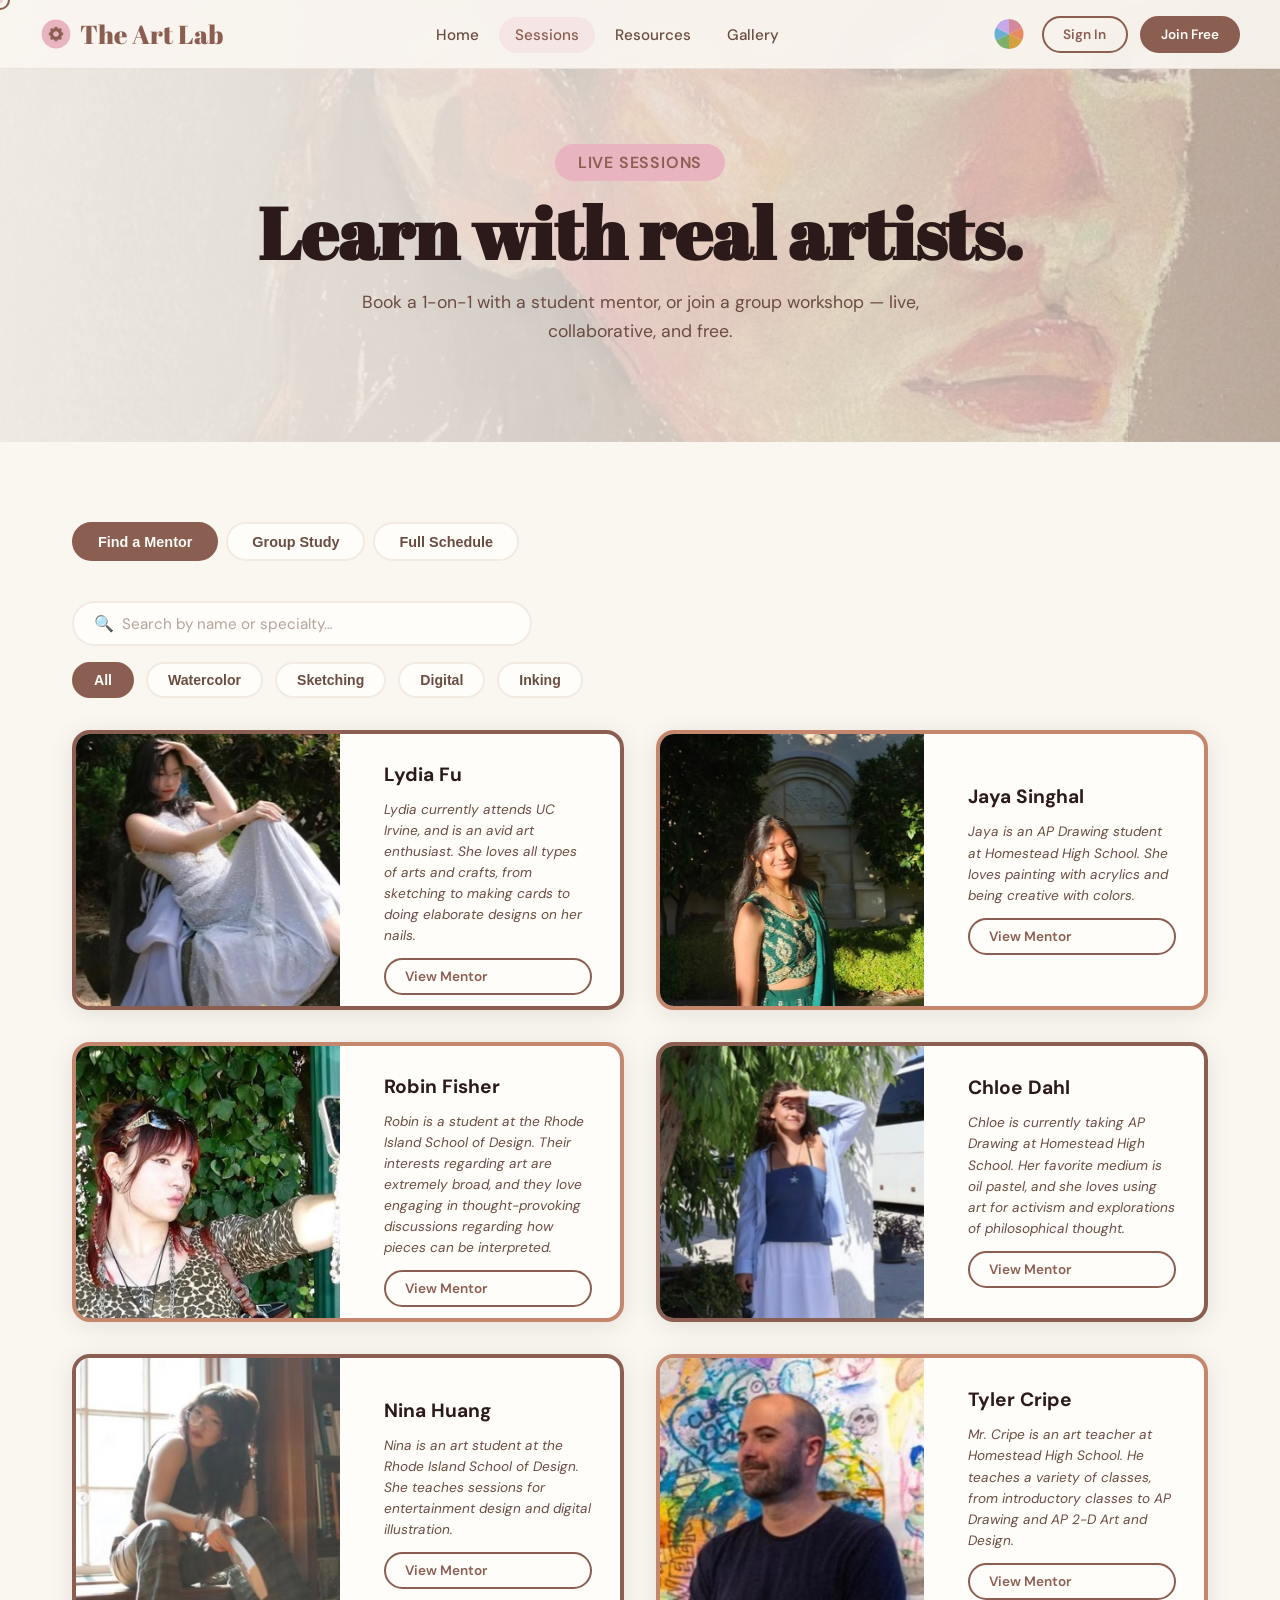
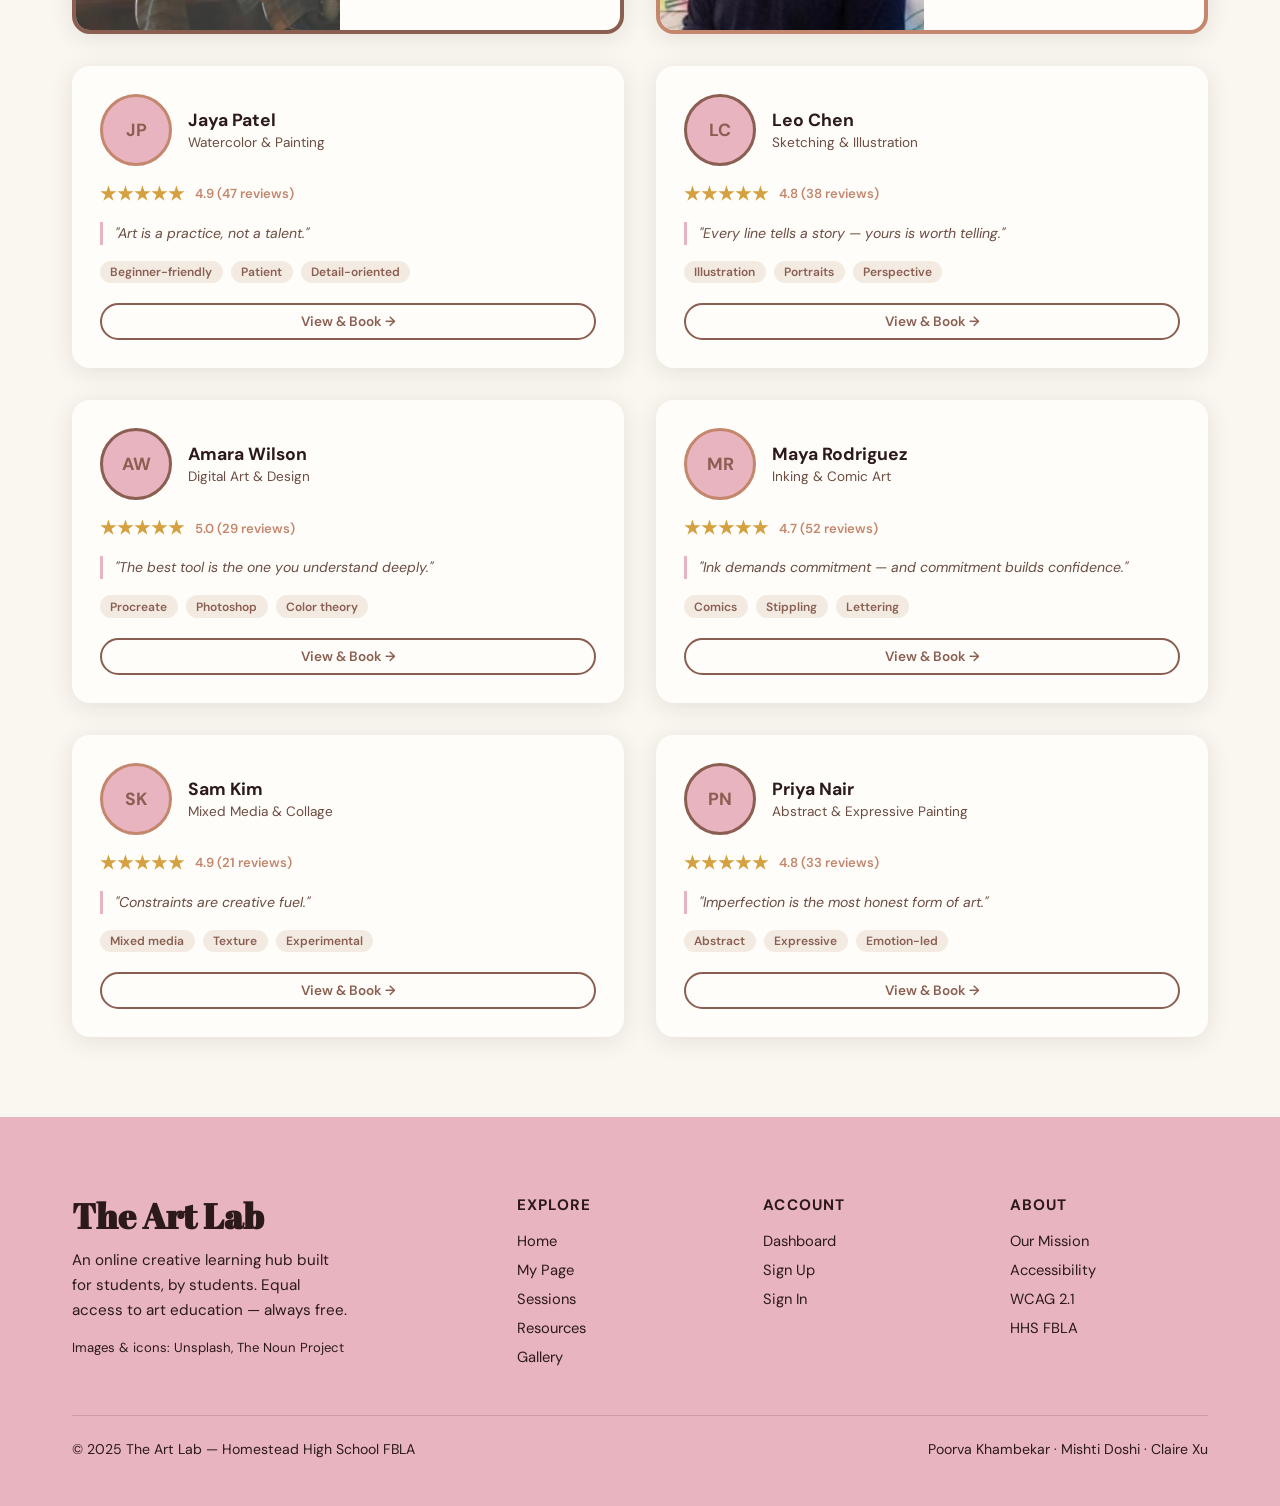
<file: sessions.html>
<!DOCTYPE html>
<html lang="en">
<head>
  <meta charset="UTF-8" />
  <meta name="viewport" content="width=device-width, initial-scale=1.0" />
  <title>Sessions — The Art Lab</title>
  <link rel="icon" href="data:image/svg+xml,<svg xmlns='http://www.w3.org/2000/svg' viewBox='0 0 100 100'><circle cx='50' cy='50' r='45' fill='%23E8B4C0'/><circle cx='50' cy='50' r='28' fill='%23D4899A'/></svg>" />
  <link rel="preconnect" href="https://fonts.googleapis.com" />
  <link href="https://fonts.googleapis.com/css2?family=Abril+Fatface&family=DM+Sans:ital,wght@0,400;0,500;0,600;0,700;1,400&display=swap" rel="stylesheet" />
  <link rel="stylesheet" href="css/style.css" />
  <style>
    .time-slot {
      display: inline-flex; align-items: center; gap: 0.4rem;
      padding: 0.45rem 1rem; border-radius: 50px;
      border: 2px solid var(--bg2); background: var(--card);
      font-size: 0.85rem; font-weight: 600; color: var(--mid);
      transition: var(--transition); margin: 0.25rem;
    }
    .time-slot:hover { border-color: var(--accent); color: var(--accent); }
    .time-slot.booked { background: var(--accent); color: var(--white); border-color: var(--accent); }
    .time-slot.unavailable { opacity: 0.4; pointer-events: none; text-decoration: line-through; }
    .mentor-detail {
      display: none; animation: fadeUp 0.3s ease;
    }
    .mentor-detail.open { display: block; }
    .group-card {
      background: var(--card); border-radius: var(--radius);
      overflow: hidden; box-shadow: 0 4px 24px var(--shadow);
      transition: var(--transition); display: flex; flex-direction: column;
    }
    .group-card:hover { transform: translateY(-6px); box-shadow: 0 16px 40px var(--shadow); }
    .group-header {
      padding: 1.75rem 1.75rem 1rem;
      display: flex; align-items: flex-start; gap: 1rem;
    }
    .group-emoji { font-size: 2.5rem; flex-shrink: 0; }
    .group-body { padding: 0 1.75rem 1.75rem; flex: 1; display: flex; flex-direction: column; gap: 0.75rem; }
    .group-meta { display: flex; gap: 1rem; flex-wrap: wrap; font-size: 0.82rem; color: var(--mid); }
    .group-meta span { display: flex; align-items: center; gap: 0.3rem; }
    .seats-bar { height: 6px; background: var(--bg2); border-radius: 50px; overflow: hidden; }
    .seats-fill { height: 100%; border-radius: 50px; background: linear-gradient(90deg, var(--accent2), var(--primary-d)); }
  </style>
<!-- Google Analytics -->
<script async src="https://www.googletagmanager.com/gtag/js?id=G-MBBD9X6MBG"></script>
<script>
  window.dataLayer = window.dataLayer || [];
  function gtag(){dataLayer.push(arguments);}
  gtag('js', new Date());
  gtag('config', 'G-MBBD9X6MBG');
</script>
</head>
<body>

<div id="cursor"></div>
<div id="cursor-trail"></div>
<canvas id="paintCanvas" aria-hidden="true" style="position:fixed;inset:0;width:100%;height:100%;pointer-events:none;z-index:500"></canvas>

<nav>
  <div class="nav-inner">
    <a href="index.html" class="nav-logo">
      <svg viewBox="0 0 40 40" fill="none"><circle cx="20" cy="20" r="18" fill="var(--primary)"/><path d="M20 13a7 7 0 1 0 0 14 7 7 0 0 0 0-14zm0 10.5a3.5 3.5 0 1 1 0-7 3.5 3.5 0 0 1 0 7z" fill="var(--accent)"/><path d="M28.3 18.1l-1.2-.3a7.2 7.2 0 0 0-.6-1.4l.7-1a1 1 0 0 0-.1-1.3l-1.2-1.2a1 1 0 0 0-1.3-.1l-1 .7a7.2 7.2 0 0 0-1.4-.6l-.3-1.2a1 1 0 0 0-1-.7h-1.8a1 1 0 0 0-1 .7l-.3 1.2a7.2 7.2 0 0 0-1.4.6l-1-.7a1 1 0 0 0-1.3.1l-1.2 1.2a1 1 0 0 0-.1 1.3l.7 1a7.2 7.2 0 0 0-.6 1.4l-1.2.3a1 1 0 0 0-.7 1v1.8a1 1 0 0 0 .7 1l1.2.3a7.2 7.2 0 0 0 .6 1.4l-.7 1a1 1 0 0 0 .1 1.3l1.2 1.2a1 1 0 0 0 1.3.1l1-.7a7.2 7.2 0 0 0 1.4.6l.3 1.2a1 1 0 0 0 1 .7h1.8a1 1 0 0 0 1-.7l.3-1.2a7.2 7.2 0 0 0 1.4-.6l1 .7a1 1 0 0 0 1.3-.1l1.2-1.2a1 1 0 0 0 .1-1.3l-.7-1a7.2 7.2 0 0 0 .6-1.4l1.2-.3a1 1 0 0 0 .7-1v-1.8a1 1 0 0 0-.7-1zM20 24a4 4 0 1 1 0-8 4 4 0 0 1 0 8z" fill="var(--accent)" opacity="0.9"/></svg>
      The Art Lab
    </a>
    <ul class="nav-links">
      <li><a href="index.html">Home</a></li>
      <li><a href="dashboard.html">My Page</a></li>
      <li><a href="sessions.html" class="active">Sessions</a></li>
      <li><a href="resources.html">Resources</a></li>
      <li><a href="gallery.html">Gallery</a></li>
          </ul>
    <div class="nav-right">
      <div style="position:relative;">
        <button class="palette-btn" id="paletteBtn" title="Choose your palette" style="display:flex;align-items:center;justify-content:center"><svg width="34" height="34" viewBox="0 0 34 34" fill="none"><path d="M17 2 A15 15 0 0 1 29.99 10.5 L17 17Z" fill="#D4899A"/><path d="M29.99 10.5 A15 15 0 0 1 29.99 23.5 L17 17Z" fill="#E68A62"/><path d="M29.99 23.5 A15 15 0 0 1 17 32 L17 17Z" fill="#D4A040"/><path d="M17 32 A15 15 0 0 1 4.01 23.5 L17 17Z" fill="#7DB06A"/><path d="M4.01 23.5 A15 15 0 0 1 4.01 10.5 L17 17Z" fill="#6AAFD4"/><path d="M4.01 10.5 A15 15 0 0 1 17 2 L17 17Z" fill="#C8A8E8"/></button>
        <div class="palette-popup" id="palettePopup">
          <div style="font-weight:700;font-size:0.85rem;color:#2C1A1A;margin-bottom:0.25rem;">Your Palette</div>
          <div class="palette-option active" data-palette="warm"><div class="palette-swatch" style="background:linear-gradient(135deg,#E8B4C0,#F5D5A0)"></div> Default</div>
          <div class="palette-option" data-palette="ocean"><div class="palette-swatch" style="background:linear-gradient(135deg,#A8CDE8,#C8E8F5)"></div> Cool</div>
          <div class="palette-option" data-palette="forest"><div class="palette-swatch" style="background:linear-gradient(135deg,#A8C897,#D0EDBB)"></div> Fresh</div>
          <div class="palette-option" data-palette="sunset"><div class="palette-swatch" style="background:linear-gradient(135deg,#F0B89A,#F9D8A8)"></div> Sunset</div>
          <div class="palette-option" data-palette="dark"><div class="palette-swatch" style="background:linear-gradient(135deg,#2C2C2C,#1A1A1A)"></div> Dark Mode</div>
          <div class="palette-option" data-palette="highcontrast"><div class="palette-swatch" style="background:linear-gradient(135deg,#0057B7,#FFD700)"></div> High Contrast</div>
        </div>
      </div>
      <div class="auth-area" id="authArea"></div>
    </div>
  </div>
</nav>

<!-- PAGE HERO -->
<div class="page-hero art-hero">
  <div class="art-hero-bg">
    <img src="images/sessions_hero.jpg" alt="" aria-hidden="true" style="width:100%;flex:none;">
  </div>
  <div class="art-hero-overlay"></div>
  <div class="container" style="position:relative;z-index:2;">
    <div class="section-tag">Live Sessions</div>
    <h1>Learn with real artists.</h1>
    <p>Book a 1-on-1 with a student mentor, or join a group workshop — live, collaborative, and free.</p>
  </div>
</div>

<section class="section">
  <div class="container">

    <!-- TABS -->
    <div class="tabs" id="sessionTabs">
      <button class="tab-btn active" data-tab="mentors">Find a Mentor</button>
      <button class="tab-btn" data-tab="group">Group Study</button>
      <button class="tab-btn" data-tab="calendar">Full Schedule</button>
    </div>

    <!-- FIND A MENTOR -->
    <div class="tab-panel active" id="mentors">
      <div style="margin-bottom:2rem;">
        <div class="search-bar" style="max-width:460px;">
          <span class="search-icon">🔍</span>
          <input type="text" placeholder="Search by name or specialty…" id="mentorSearch" oninput="filterMentors()" />
        </div>
        <div class="filter-bar" style="margin-top:1rem;margin-bottom:0;">
          <button class="filter-btn active" data-filter="all" onclick="filterByMedium(this,'all')">All</button>
          <button class="filter-btn" data-filter="watercolor" onclick="filterByMedium(this,'watercolor')">Watercolor</button>
          <button class="filter-btn" data-filter="sketching" onclick="filterByMedium(this,'sketching')">Sketching</button>
          <button class="filter-btn" data-filter="digital" onclick="filterByMedium(this,'digital')">Digital</button>
          <button class="filter-btn" data-filter="inking" onclick="filterByMedium(this,'inking')">Inking</button>
        </div>
      </div>

      <div class="mentor-grid" id="mentorGrid">
        <!-- Cards injected by JS -->
      </div>

      <!-- Mentor Detail Panel -->
      <div class="mentor-detail" id="mentorDetail">
        <div style="display:flex;align-items:center;gap:0.75rem;margin-bottom:1.5rem;">
          <button class="btn btn-ghost btn-sm" onclick="closeMentorDetail()">← Back</button>
          <h3 id="detailName">Mentor</h3>
        </div>
        <div class="grid-2" style="gap:2rem;">
          <div class="card" style="padding:2rem;">
            <div id="detailAvatar" class="mentor-avatar" style="width:88px;height:88px;font-size:2.5rem;margin-bottom:1.25rem;"></div>
            <h3 id="detailNameLg" style="margin-bottom:0.25rem;"></h3>
            <p id="detailSpecialty" style="font-size:0.88rem;margin-bottom:1rem;"></p>
            <div class="mentor-rating" style="margin-bottom:1rem;"><span class="stars">★★★★★</span><span id="detailRating" style="margin-left:0.4rem;"></span></div>
            <p id="detailPhil" class="mentor-philosophy" style="margin-bottom:0.75rem;"></p>
            <p id="detailBio" style="font-size:0.9rem;color:var(--mid);margin-bottom:1.25rem;line-height:1.6;"></p>
            <div class="mentor-tags" id="detailTags"></div>
          </div>
          <div>
            <h4 style="margin-bottom:1rem;">Weekly Availability</h4>
            <div id="weeklyCalendar" class="weekly-cal"></div>
          </div>
        </div>
      </div>
    </div>

    <!-- GROUP STUDY -->
    <div class="tab-panel" id="group">
      <div style="margin-bottom:2rem;">
        <div class="filter-bar">
          <button class="filter-btn active" data-filter="all" onclick="filterGroups(this,'all')">All</button>
          <button class="filter-btn" data-filter="beginner" onclick="filterGroups(this,'beginner')">Beginner</button>
          <button class="filter-btn" data-filter="intermediate" onclick="filterGroups(this,'intermediate')">Intermediate</button>
          <button class="filter-btn" data-filter="challenge" onclick="filterGroups(this,'challenge')">Art Challenge</button>
        </div>
      </div>

      <div class="grid-3" id="groupGrid">
        <!-- injected by JS -->
      </div>
    </div>

    <!-- FULL SCHEDULE CALENDAR -->
    <div class="tab-panel" id="calendar">
      <div id="fullScheduleCal" class="weekly-cal"></div>
    </div>

  </div>
</section>

<!-- Schedule Detail Popup -->
<div class="modal-overlay" id="schedDetailPopup" onclick="if(event.target===this)this.classList.remove('open')"></div>

<!-- Book Confirmation Modal -->
<div class="modal-overlay" id="bookModal">
  <div class="modal">
    <button class="modal-close" onclick="document.getElementById('bookModal').classList.remove('open')">✕</button>
    <div class="modal-header">
      
      <h2>Confirm Booking</h2>
      <p id="bookDesc">Session details go here.</p>
    </div>
    <div class="modal-body">
      <div style="background:var(--bg2);border-radius:var(--radius-sm);padding:1.25rem;margin-bottom:1.5rem;" id="bookDetails"></div>
      <div class="form-group"><label>Notes for your mentor (optional)</label><textarea class="form-control" rows="3" placeholder="Any questions or focus areas?"></textarea></div>
      <button class="btn btn-primary btn-full" onclick="confirmBook()">Confirm Booking →</button>
    </div>
  </div>
</div>

<!-- AUTH MODAL -->
<div class="modal-overlay" id="authModal">
  <div class="modal">
    <button class="modal-close" onclick="closeAuthModal()">✕</button>
    <div class="modal-header"><h2>The Art Lab</h2><p>Sign in to book sessions.</p></div>
    <div class="modal-body">
      <div class="modal-tabs">
        <div class="modal-tab active" data-tab="login" onclick="switchTab('login')">Sign In</div>
        <div class="modal-tab" data-tab="signup" onclick="switchTab('signup')">Join Free</div>
      </div>
      <div class="modal-tab-content active" id="loginForm">
        <div id="loginError" style="color:#C0392B;font-size:0.85rem;margin-bottom:1rem;display:none;"></div>
        <form onsubmit="handleLogin(event)">
          <div class="form-group"><label>Email</label><input type="email" id="loginEmail" class="form-control" placeholder="you@example.com" required /></div>
          <div class="form-group"><label>Password</label><input type="password" id="loginPassword" class="form-control" placeholder="Your password" required /></div>
          <button type="submit" class="btn btn-primary btn-full">Sign In →</button>
        </form>
      </div>
      <div class="modal-tab-content" id="signupForm">
        <div id="signupError" style="color:#C0392B;font-size:0.85rem;margin-bottom:1rem;display:none;"></div>
        <div style="margin-bottom:1.25rem;"><div class="role-select">
          <div class="role-option selected" data-role="student" onclick="selectRole('student')">Student</div>
          <div class="role-option" data-role="mentor" onclick="selectRole('mentor')">Mentor</div>
        </div></div>
        <form onsubmit="handleSignup(event)">
          <div class="form-row">
            <div class="form-group"><label>First Name</label><input type="text" id="signupFirst" class="form-control" required /></div>
            <div class="form-group"><label>Last Name</label><input type="text" id="signupLast" class="form-control" required /></div>
          </div>
          <div class="form-group"><label>Email</label><input type="email" id="signupEmail" class="form-control" required /></div>
          <div class="form-group"><label>Password</label><input type="password" id="signupPassword" class="form-control" required /></div>
          <button type="submit" class="btn btn-primary btn-full">Create My Account →</button>
        </form>
      </div>
    </div>
  </div>
</div>

<footer>
  <div class="container">
    <div class="footer-grid">
      <div class="footer-brand">
        <h3>The Art Lab</h3>
        <p>An online creative learning hub built for students, by students. Equal access to art education — always free.</p>
        <div style="margin-top:1rem;font-size:0.82rem;">Images &amp; icons: Unsplash, The Noun Project</div>
      </div>
      <div class="footer-col">
        <h4>Explore</h4>
        <ul>
          <li><a href="index.html">Home</a></li>
          <li><a href="dashboard.html">My Page</a></li>
      <li><a href="sessions.html">Sessions</a></li>
          <li><a href="resources.html">Resources</a></li>
          <li><a href="gallery.html">Gallery</a></li>
        </ul>
      </div>
      <div class="footer-col">
        <h4>Account</h4>
        <ul>
          <li><a href="dashboard.html">Dashboard</a></li>
          <li><a href="#" onclick="openAuthModal('signup')">Sign Up</a></li>
          <li><a href="#" onclick="openAuthModal('login')">Sign In</a></li>
        </ul>
      </div>
      <div class="footer-col">
        <h4>About</h4>
        <ul>
          <li><a href="#">Our Mission</a></li>
          <li><a href="#">Accessibility</a></li>
          <li><a href="#">WCAG 2.1</a></li>
          <li><a href="#">HHS FBLA</a></li>
        </ul>
      </div>
    </div>
    <div class="footer-bottom">
      <span>&copy; 2025 The Art Lab &mdash; Homestead High School FBLA</span>
      <span>Poorva Khambekar &middot; Mishti Doshi &middot; Claire Xu</span>
    </div>
  </div>
</footer>


  <!-- AVATAR MODAL -->
  <div class="avatar-modal-overlay" id="avatarModal">
    <div class="avatar-modal">
      <button class="av-modal-close" onclick="closeAvatarModal()">✕</button>
      <div class="avatar-modal-header"><h3>Draw your face</h3><p>Use the pens below to create your avatar!</p></div>
      <div class="avatar-canvas-wrap"><canvas id="faceCanvas"></canvas></div>
      <div class="avatar-tools" style="flex-direction:column;gap:0.6rem">
      <div style="display:flex;gap:0.5rem;align-items:center;justify-content:center;flex-wrap:wrap">
        <button class="av-color active" data-color="#3c4361" style="background:#3c4361" title="Navy"></button>
        <button class="av-color" data-color="#67402b" style="background:#67402b" title="Brown"></button>
        <button class="av-color" data-color="#FF4D6D" style="background:#FF4D6D" title="Red"></button>
        <button class="av-color" data-color="#27AE60" style="background:#27AE60" title="Green"></button>
        <button class="av-color" data-color="#f4b8fc" style="background:#f4b8fc;border:2px solid #67402b" title="Lavender"></button>
        <button class="av-color" data-color="#fbdea7" style="background:#fbdea7;border:2px solid #67402b" title="Yellow"></button>
        <button class="av-color" data-color="#000000" style="background:#000" title="Black"></button>
      </div>
      <div style="display:flex;gap:0.5rem;align-items:center;justify-content:center">
        <button class="av-tool-btn" data-mode="erase">Erase</button>
        <button class="av-tool-btn" id="avClear">Clear</button>
      </div>
      </div>
      <div class="avatar-modal-footer">
        <button class="btn btn-outline btn-full" onclick="closeAvatarModal()">Cancel</button>
        <button class="btn btn-primary btn-full" id="avSave">Save Avatar</button>
      </div>
    </div>
  </div>

  <script src="js/auth.js"></script>
<script src="js/main.js"></script>
<script>
const MENTOR_FACES = {
  1: `<span style="font-weight:700;font-size:1.1rem;color:var(--accent)">JP</span>`,
  2: `<span style="font-weight:700;font-size:1.1rem;color:var(--accent)">LC</span>`,
  3: `<span style="font-weight:700;font-size:1.1rem;color:var(--accent)">AW</span>`,
  4: `<span style="font-weight:700;font-size:1.1rem;color:var(--accent)">MR</span>`,
  5: `<span style="font-weight:700;font-size:1.1rem;color:var(--accent)">SK</span>`,
  6: `<span style="font-weight:700;font-size:1.1rem;color:var(--accent)">PN</span>`,
  7: `<img src="images/lydia_fu.jpg" alt="Lydia Fu" style="width:100%;height:100%;object-fit:cover;">`,
  8: `<img src="images/jaya_singhal.jpg" alt="Jaya Singhal" style="width:100%;height:100%;object-fit:cover;">`,
  9: `<img src="images/robin_fisher.jpg" alt="Robin Fisher" style="width:100%;height:100%;object-fit:cover;">`,
  10: `<img src="images/chloe_dahl.jpg" alt="Chloe Dahl" style="width:100%;height:100%;object-fit:cover;">`,
  11: `<img src="images/nina_huang.jpg" alt="Nina Huang" style="width:100%;height:100%;object-fit:cover;">`,
  12: `<img src="images/tyler_cripe.jpg" alt="Tyler Cripe" style="width:100%;height:100%;object-fit:cover;">`,
};

const MENTORS = [
  { id:7, name:'Lydia Fu', specialty:'Portraiture & Oil Pastel', mediums:['sketching','watercolor'], philosophy:'"Faces tell stories that words can\'t."', bio:'Lydia currently attends UC Irvine, and is an avid art enthusiast. She loves all types of arts and crafts, from sketching to making cards to doing elaborate designs on her nails.', rating:'4.9 (26 reviews)', tags:['Portraits','Oil pastel','Realism'], times:['Tue 5PM','Thu 3PM','Sat 11AM'] },
  { id:8, name:'Jaya Singhal', specialty:'Watercolor & Mixed Media', mediums:['watercolor'], philosophy:'"Let the paint lead — you follow."', bio:'Jaya is an AP Drawing student at Homestead High School. She loves painting with acrylics and being creative with colors.', rating:'4.7 (18 reviews)', tags:['Watercolor','Experimental','Loose style'], times:['Mon 5PM','Wed 3PM','Fri 4PM'] },
  { id:9, name:'Robin Fisher', specialty:'Figure Drawing & Anatomy', mediums:['sketching'], philosophy:'"Understanding the body is understanding movement."', bio:'Robin is a student at the Rhode Island School of Design. Their interests regarding art are extremely broad, and they love engaging in thought-provoking discussions regarding how pieces can be interpreted.', rating:'4.8 (31 reviews)', tags:['Figure drawing','Anatomy','Gesture'], times:['Tue 6PM','Sat 2PM','Sun 10AM'] },
  { id:10, name:'Chloe Dahl', specialty:'Graphic Design & Layout', mediums:['digital'], philosophy:'"Design is art with a purpose."', bio:'Chloe is currently taking AP Drawing at Homestead High School. Her favorite medium is oil pastel, and she loves using art for activism and explorations of philosophical thought.', rating:'5.0 (14 reviews)', tags:['Layout','Typography','Branding'], times:['Wed 5PM','Thu 4PM','Sat 1PM'] },
  { id:11, name:'Nina Huang', specialty:'Printmaking & Pattern', mediums:['inking','watercolor'], philosophy:'"Repetition reveals rhythm."', bio:'Nina is an art student at the Rhode Island School of Design. She teaches sessions for entertainment design and digital illustration.', rating:'4.6 (22 reviews)', tags:['Printmaking','Patterns','Linocut'], times:['Mon 3PM','Fri 5PM','Sun 2PM'] },
  { id:12, name:'Tyler Cripe', specialty:'Sculpture & 3D Art', mediums:['sketching'], philosophy:'"Think in three dimensions — always."', bio:'Mr. Cripe is an art teacher at Homestead High School. He teaches a variety of classes, from introductory classes to AP Drawing and AP 2-D Art and Design.', rating:'4.9 (19 reviews)', tags:['Sculpture','Clay','3D thinking'], times:['Tue 4PM','Thu 6PM','Sat 3PM'] },
  { id:1, name:'Jaya Patel', specialty:'Watercolor & Painting', mediums:['watercolor'], philosophy:'"Art is a practice, not a talent."', rating:'4.9 (47 reviews)', tags:['Beginner-friendly','Patient','Detail-oriented'], times:['Mon 3PM','Mon 5PM','Wed 4PM','Thu 3PM','Sat 10AM','Sat 2PM'] },
  { id:2, name:'Leo Chen', specialty:'Sketching & Illustration', mediums:['sketching'], philosophy:'"Every line tells a story — yours is worth telling."', rating:'4.8 (38 reviews)', tags:['Illustration','Portraits','Perspective'], times:['Tue 4PM','Tue 6PM','Fri 3PM','Fri 5PM','Sun 11AM'] },
  { id:3, name:'Amara Wilson', specialty:'Digital Art & Design', mediums:['digital'], philosophy:'"The best tool is the one you understand deeply."', rating:'5.0 (29 reviews)', tags:['Procreate','Photoshop','Color theory'], times:['Mon 6PM','Wed 5PM','Thu 6PM','Sat 3PM'] },
  { id:4, name:'Maya Rodriguez', specialty:'Inking & Comic Art', mediums:['inking'], philosophy:'"Ink demands commitment — and commitment builds confidence."', rating:'4.7 (52 reviews)', tags:['Comics','Stippling','Lettering'], times:['Tue 3PM','Thu 4PM','Fri 6PM','Sun 2PM'] },
  { id:5, name:'Sam Kim', specialty:'Mixed Media & Collage', mediums:['watercolor','sketching'], philosophy:'"Constraints are creative fuel."', rating:'4.9 (21 reviews)', tags:['Mixed media','Texture','Experimental'], times:['Wed 3PM','Wed 6PM','Sat 4PM','Sun 1PM'] },
  { id:6, name:'Priya Nair', specialty:'Abstract & Expressive Painting', mediums:['watercolor','digital'], philosophy:'"Imperfection is the most honest form of art."', rating:'4.8 (33 reviews)', tags:['Abstract','Expressive','Emotion-led'], times:['Mon 4PM','Thu 5PM','Fri 4PM','Sun 3PM'] },
];

const GROUPS = [
  { id:1, title:'Watercolor Wednesday', level:'beginner', day:'Wed', date:'Wed Jun 18', time:'5:00 PM', hr:17, seats:12, filled:9, duration:'60 min', mentor:'Jaya Patel', desc:'Explore loose, expressive watercolor techniques in a relaxed group setting.' },
  { id:2, title:'Sketch & Chill', level:'beginner', day:'Fri', date:'Fri Jun 20', time:'4:00 PM', hr:16, seats:15, filled:11, duration:'45 min', mentor:'Leo Chen', desc:'Weekly casual sketching session — bring anything you want to work on.' },
  { id:3, title:'Inking Intensive', level:'intermediate', day:'Sat', date:'Sat Jun 21', time:'2:00 PM', hr:14, seats:10, filled:6, duration:'90 min', mentor:'Maya Rodriguez', desc:'Deep dive into stippling and crosshatching techniques for bold line art.' },
  { id:4, title:'Digital Art Bootcamp', level:'intermediate', day:'Sun', date:'Sun Jun 22', time:'3:00 PM', hr:15, seats:8, filled:3, duration:'75 min', mentor:'Amara Wilson', desc:'Hands-on Procreate session — from sketch to color in one afternoon.' },
  { id:5, title:'Weekly Art Challenge', level:'challenge', day:'Sat', date:'Sat Jun 21', time:'11:00 AM', hr:11, seats:20, filled:14, duration:'120 min', mentor:'Sam Kim', desc:'This week\'s challenge: "Opposites" — create a piece exploring contrast and tension.' },
  { id:6, title:'Abstract Expression', level:'challenge', day:'Thu', date:'Thu Jun 19', time:'6:00 PM', hr:18, seats:10, filled:7, duration:'60 min', mentor:'Priya Nair', desc:'Emotion-led painting session — no rules, just expression.' },
];

let currentMentor = null;
let calYear = 2025, calMonth = 5; // June 2025

document.addEventListener('DOMContentLoaded', () => {
  initAuthUI();
  renderMentors(MENTORS);
  renderGroups(GROUPS);
  renderFullSchedule();
  initTabs('#sessionTabs');
});

// ── Mentors ──────────────────────────────────────────────────────────────
function renderMentors(list) {
  const hasPhoto = id => id >= 7 && id <= 12;
  document.getElementById('mentorGrid').innerHTML = list.map(m => hasPhoto(m.id) ? `
    <div class="mentor-card mentor-card--photo" data-mediums="${m.mediums.join(',')}" data-name="${m.name.toLowerCase()}">
      <div class="mentor-card-photo">${MENTOR_FACES[m.id]}</div>
      <div class="mentor-card-left">
        <div class="mentor-name" style="font-size:1.2rem;">${m.name}</div>
        <p class="mentor-bio">${m.bio || m.philosophy}</p>
        <button class="btn btn-outline btn-sm" onclick="viewMentor(${m.id})">View Mentor</button>
      </div>
    </div>
  ` : `
    <div class="mentor-card" data-mediums="${m.mediums.join(',')}" data-name="${m.name.toLowerCase()}">
      <div style="display:flex;align-items:center;gap:1rem;">
        <div class="mentor-avatar">${MENTOR_FACES[m.id] || ''}</div>
        <div>
          <div class="mentor-name">${m.name}</div>
          <div class="mentor-specialty">${m.specialty}</div>
        </div>
      </div>
      <div class="mentor-rating"><span class="stars">★★★★★</span><span style="margin-left:0.4rem;font-size:0.82rem;">${m.rating}</span></div>
      <p class="mentor-philosophy">${m.philosophy}</p>
      <div class="mentor-tags">${m.tags.map(t=>`<span class="mentor-tag">${t}</span>`).join('')}</div>
      <button class="btn btn-outline btn-sm" onclick="viewMentor(${m.id})" style="width:100%;justify-content:center;margin-top:0.25rem;">View & Book →</button>
    </div>
  `).join('');
}

function filterMentors() {
  const q = document.getElementById('mentorSearch').value.toLowerCase();
  document.querySelectorAll('.mentor-card').forEach(c => {
    c.style.display = c.dataset.name.includes(q) ? '' : 'none';
  });
}

function filterByMedium(btn, val) {
  document.querySelectorAll('.filter-btn').forEach(b => b.classList.remove('active'));
  btn.classList.add('active');
  document.querySelectorAll('.mentor-card').forEach(c => {
    c.style.display = val === 'all' || c.dataset.mediums.includes(val) ? '' : 'none';
  });
}

function viewMentor(id) {
  const m = MENTORS.find(x => x.id === id);
  currentMentor = m;
  document.getElementById('mentorGrid').style.display = 'none';
  const detail = document.getElementById('mentorDetail');
  detail.classList.add('open');
  document.getElementById('detailName').textContent = m.name;
  document.getElementById('detailNameLg').textContent = m.name;
  document.getElementById('detailAvatar').innerHTML = MENTOR_FACES[m.id] || '';
  document.getElementById('detailSpecialty').textContent = m.specialty;
  document.getElementById('detailRating').textContent = m.rating;
  document.getElementById('detailPhil').textContent = m.philosophy;
  const bioEl = document.getElementById('detailBio');
  if (bioEl) bioEl.textContent = m.bio || '';
  if (bioEl) bioEl.style.display = m.bio ? '' : 'none';
  document.getElementById('detailTags').innerHTML = m.tags.map(t=>`<span class="mentor-tag">${t}</span>`).join('');
  renderWeeklyCalendar(m);
}

function renderWeeklyCalendar(m) {
  const days = ['Mon','Tue','Wed','Thu','Fri','Sat','Sun'];
  const hours = [];
  for (let h = 9; h <= 18; h++) hours.push(h);
  const booked = JSON.parse(localStorage.getItem('artlab_booked_slots') || '{}');

  const slotMap = {};
  m.times.forEach(t => {
    const parts = t.match(/^(\w+)\s+(\d+)(AM|PM)$/);
    if (!parts) return;
    const day = parts[1];
    let hr = parseInt(parts[2]);
    if (parts[3] === 'PM' && hr !== 12) hr += 12;
    if (parts[3] === 'AM' && hr === 12) hr = 0;
    if (!slotMap[day]) slotMap[day] = {};
    slotMap[day][hr] = { time: t, booked: !!booked[m.id + '_' + t] };
  });

  let html = '<div class="cal-grid">';
  html += '<div class="cal-corner"></div>';
  days.forEach(d => html += `<div class="cal-day-header">${d}</div>`);

  hours.forEach(h => {
    const label = h <= 12 ? h + (h < 12 ? 'AM' : 'PM') : (h - 12) + 'PM';
    html += `<div class="cal-hour-label">${label}</div>`;
    days.forEach(d => {
      const slot = slotMap[d]?.[h];
      const cls = slot ? (slot.booked ? 'cal-cell cal-booked' : 'cal-cell cal-available') : 'cal-cell';
      const onclick = slot && !slot.booked ? `onclick="calBook(${m.id},'${slot.time}',this)"` : '';
      html += `<div class="${cls}" ${onclick}>${slot ? (slot.booked ? '✓' : '') : ''}</div>`;
    });
  });
  html += '</div>';
  html += '<div style="display:flex;gap:1.5rem;margin-top:0.75rem;font-size:0.78rem;color:var(--mid);"><span><span style="display:inline-block;width:12px;height:12px;background:#B8E6B8;border-radius:3px;vertical-align:middle;margin-right:4px;"></span>Available</span><span><span style="display:inline-block;width:12px;height:12px;background:var(--accent);border-radius:3px;vertical-align:middle;margin-right:4px;"></span>Booked</span></div>';
  document.getElementById('weeklyCalendar').innerHTML = html;
}

let _pendingCalCell = null;
function calBook(mentorId, time, el) {
  _pendingCalCell = el;
  bookSlot(mentorId, time);
}

function closeMentorDetail() {
  document.getElementById('mentorDetail').classList.remove('open');
  document.getElementById('mentorGrid').style.display = '';
}

function bookSlot(mentorId, time, btn) {
  if (!Auth.currentUser()) { openAuthModal('login'); return; }
  const m = MENTORS.find(x => x.id === mentorId);
  document.getElementById('bookDesc').textContent = `1-on-1 with ${m.name}`;
  document.getElementById('bookDetails').innerHTML = `
    <div style="display:flex;flex-direction:column;gap:0.5rem;">
      <div style="display:flex;justify-content:space-between;"><span style="font-weight:600;">Mentor</span><span>${m.name}</span></div>
      <div style="display:flex;justify-content:space-between;"><span style="font-weight:600;">Time</span><span>${time}</span></div>
      <div style="display:flex;justify-content:space-between;"><span style="font-weight:600;">Format</span><span>1-on-1 (60 min)</span></div>
      <div style="display:flex;justify-content:space-between;"><span style="font-weight:600;">Cost</span><span style="color:var(--accent);font-weight:700;">Free</span></div>
    </div>`;
  document.getElementById('bookModal').classList.add('open');
  document.getElementById('bookModal').dataset.mentorId = mentorId;
  document.getElementById('bookModal').dataset.time = time;
  document.getElementById('bookModal').dataset.btnRef = '';
}

function confirmBook() {
  const m = MENTORS.find(x => x.id == document.getElementById('bookModal').dataset.mentorId);
  const time = document.getElementById('bookModal').dataset.time;
  const booked = JSON.parse(localStorage.getItem('artlab_booked_slots') || '{}');
  booked[m.id+'_'+time] = true;
  localStorage.setItem('artlab_booked_slots', JSON.stringify(booked));
  document.querySelectorAll('.time-slot').forEach(btn => {
    if (btn.textContent.trim() === time || btn.textContent.includes(time)) {
      btn.classList.add('booked');
      btn.textContent = '✓ ' + time;
    }
  });
  Auth.addNotification({ text: `1-on-1 with ${m.name} booked for ${time}`, time: 'Just now', icon: '+' });
  Auth.updateUser({ sessionsAttended: (Auth.currentUser().sessionsAttended||0)+1 });
  if (_pendingCalCell) {
    _pendingCalCell.classList.remove('cal-available');
    _pendingCalCell.classList.add('cal-booked');
    _pendingCalCell.textContent = '✓';
    _pendingCalCell.onclick = null;
    _pendingCalCell = null;
  }
  document.getElementById('bookModal').classList.remove('open');
  showToast(`Booked with ${m.name} — ${time}!`);
}

// ── Groups ────────────────────────────────────────────────────────────────
const GROUP_BORDERS = ['#E8B4C0','#A8CDE8','#F5D5A0','#A8C897','#C8A8E8','#F0B89A'];
function renderGroups(list) {
  document.getElementById('groupGrid').innerHTML = list.map((g,i) => {
    const pct = Math.round((g.filled/g.seats)*100);
    return `<div class="group-card" data-level="${g.level}" style="border:3.5px solid ${GROUP_BORDERS[i%6]}">
      <div class="group-header">
        <div>
          <h3 style="font-size:1.05rem;">${g.title}</h3>
          <div style="font-size:0.82rem;color:var(--mid);margin-top:0.2rem;">${g.level.charAt(0).toUpperCase()+g.level.slice(1)}</div>
        </div>
      </div>
      <div class="group-body">
        <p style="font-size:0.88rem;">${g.desc}</p>
        <div class="group-meta">
          <span>${g.date}</span>
          <span>${g.time}</span>
          <span>${g.duration}</span>
        </div>
        <div>
          <div style="display:flex;justify-content:space-between;font-size:0.8rem;color:var(--mid);margin-bottom:0.35rem;">
            <span>Led by ${g.mentor}</span>
            <span>${g.filled}/${g.seats} seats</span>
          </div>
          <div class="seats-bar"><div class="seats-fill" style="width:${pct}%"></div></div>
        </div>
        <button class="btn btn-primary btn-sm" style="width:100%;justify-content:center;" onclick="joinGroup(${g.id},'${g.title}')">
          ${g.filled >= g.seats ? 'Join Waitlist' : 'Join Session →'}
        </button>
      </div>
    </div>`;
  }).join('');
}

function filterGroups(btn, val) {
  document.querySelectorAll('#group .filter-btn').forEach(b => b.classList.remove('active'));
  btn.classList.add('active');
  document.querySelectorAll('#groupGrid .group-card').forEach(c => {
    c.style.display = val === 'all' || c.dataset.level === val ? '' : 'none';
  });
}

function joinGroup(id, name) {
  if (!Auth.currentUser()) { openAuthModal('login'); return; }
  Auth.addNotification({ text: `You joined "${name}" group session!`, time: 'Just now', icon: '+' });
  Auth.updateUser({ sessionsAttended: (Auth.currentUser().sessionsAttended||0)+1 });
  showToast(`Joined "${name}"!`);
}

// ── Calendar ──────────────────────────────────────────────────────────────
const SESSION_DAYS = [4,7,11,14,18,19,21,22,25,28];
const DAYS = ['Sun','Mon','Tue','Wed','Thu','Fri','Sat'];

let schedWeekOffset = 0;

function getWeekDates(offset) {
  const now = new Date();
  const mon = new Date(now);
  mon.setDate(now.getDate() - ((now.getDay() + 6) % 7) + offset * 7);
  const dates = [];
  for (let i = 0; i < 7; i++) {
    const d = new Date(mon);
    d.setDate(mon.getDate() + i);
    dates.push(d);
  }
  return dates;
}

function renderFullSchedule() {
  const dayNames = ['Mon','Tue','Wed','Thu','Fri','Sat','Sun'];
  const hours = [];
  for (let h = 9; h <= 18; h++) hours.push(h);

  const weekDates = getWeekDates(schedWeekOffset);
  const monthLabel = weekDates[0].toLocaleDateString('en-US', { month: 'long', year: 'numeric' });
  const weekRange = weekDates[0].toLocaleDateString('en-US', { month: 'short', day: 'numeric' }) +
    ' – ' + weekDates[6].toLocaleDateString('en-US', { month: 'short', day: 'numeric', year: 'numeric' });

  const slotMap = {};
  GROUPS.forEach(g => {
    if (!slotMap[g.day]) slotMap[g.day] = {};
    slotMap[g.day][g.hr] = g;
  });

  let html = `<div style="display:flex;align-items:center;justify-content:space-between;margin-bottom:1rem;">
    <button class="btn btn-ghost btn-sm" onclick="schedWeekOffset--;renderFullSchedule()">← Prev</button>
    <div style="text-align:center;">
      <div style="font-family:'Abril Fatface',serif;font-size:1.2rem;color:var(--dark);">${monthLabel}</div>
      <div style="font-size:0.82rem;color:var(--mid);">${weekRange}</div>
    </div>
    <button class="btn btn-ghost btn-sm" onclick="schedWeekOffset++;renderFullSchedule()">Next →</button>
  </div>`;

  html += '<div class="cal-grid full-sched-grid">';
  html += '<div class="cal-corner"></div>';
  weekDates.forEach((d, i) => {
    const dayNum = d.getDate();
    const isToday = d.toDateString() === new Date().toDateString();
    html += `<div class="cal-day-header" ${isToday ? 'style="background:var(--primary);color:var(--dark);"' : ''}>${dayNames[i]}<br><span style="font-size:0.85rem;">${dayNum}</span></div>`;
  });

  hours.forEach(h => {
    const label = h <= 12 ? h + (h < 12 ? 'AM' : 'PM') : (h - 12) + 'PM';
    html += `<div class="cal-hour-label">${label}</div>`;
    dayNames.forEach(d => {
      const g = slotMap[d]?.[h];
      if (g) {
        const borderColor = GROUP_BORDERS[(g.id - 1) % 6];
        html += `<div class="cal-cell sched-session" style="border-left:4px solid ${borderColor};background:rgba(184,230,184,0.25);" onclick="openSchedDetail(${g.id})">
          <div class="sched-title">${g.title}</div>
          <div class="sched-meta">${g.mentor} · ${g.duration}</div>
          <div class="sched-meta">${g.filled}/${g.seats} seats</div>
        </div>`;
      } else {
        html += '<div class="cal-cell"></div>';
      }
    });
  });
  html += '</div>';
  document.getElementById('fullScheduleCal').innerHTML = html;
}

function openSchedDetail(groupId) {
  const g = GROUPS.find(x => x.id === groupId);
  if (!g) return;
  const borderColor = GROUP_BORDERS[(g.id - 1) % 6];
  const pct = Math.round((g.filled / g.seats) * 100);
  const el = document.getElementById('schedDetailPopup');
  el.innerHTML = `
    <div class="sched-detail-card" style="border:4px solid ${borderColor};">
      <button class="modal-close" onclick="document.getElementById('schedDetailPopup').classList.remove('open')" style="position:absolute;top:1rem;right:1rem;">✕</button>
      <h3 style="margin-bottom:0.25rem;">${g.title}</h3>
      <div style="font-size:0.85rem;color:var(--mid);margin-bottom:1rem;">${g.level.charAt(0).toUpperCase()+g.level.slice(1)}</div>
      <p style="margin-bottom:1rem;">${g.desc}</p>
      <div style="display:grid;grid-template-columns:1fr 1fr;gap:0.75rem;margin-bottom:1.25rem;font-size:0.88rem;">
        <div><strong>Date</strong><br>${g.date}</div>
        <div><strong>Time</strong><br>${g.time}</div>
        <div><strong>Duration</strong><br>${g.duration}</div>
        <div><strong>Mentor</strong><br>${g.mentor}</div>
      </div>
      <div style="margin-bottom:1.25rem;">
        <div style="display:flex;justify-content:space-between;font-size:0.82rem;color:var(--mid);margin-bottom:0.35rem;">
          <span>Seats filled</span><span>${g.filled}/${g.seats}</span>
        </div>
        <div class="seats-bar"><div class="seats-fill" style="width:${pct}%"></div></div>
      </div>
      <button class="btn btn-primary" style="width:100%;justify-content:center;" onclick="joinGroup(${g.id},'${g.title.replace(/'/g,"\\'")}');document.getElementById('schedDetailPopup').classList.remove('open');">
        ${g.filled >= g.seats ? 'Join Waitlist' : 'Join Session →'}
      </button>
    </div>`;
  el.classList.add('open');
}

function renderCalendar() {
  const label = new Date(calYear, calMonth).toLocaleDateString('en-US',{month:'long',year:'numeric'});
  document.getElementById('calMonthLabel').textContent = label;
  const headers = document.getElementById('calDayHeaders');
  headers.innerHTML = DAYS.map(d=>`<div class="cal-day-header">${d}</div>`).join('');
  const daysEl = document.getElementById('calDays');
  const firstDay = new Date(calYear, calMonth, 1).getDay();
  const daysInMonth = new Date(calYear, calMonth+1, 0).getDate();
  const today = new Date();
  let html = Array(firstDay).fill(`<div class="cal-day"></div>`).join('');
  for (let d = 1; d <= daysInMonth; d++) {
    const isToday = today.getDate()===d && today.getMonth()===calMonth && today.getFullYear()===calYear;
    const hasSession = SESSION_DAYS.includes(d);
    html += `<div class="cal-day ${isToday?'today':''} ${hasSession?'has-session':''}">
      <span>${d}</span>
      ${hasSession ? '<div class="cal-event">Session</div>' : ''}
    </div>`;
  }
  daysEl.innerHTML = html;
}
function prevMonth() { calMonth--; if(calMonth<0){calMonth=11;calYear--;} renderCalendar(); }
function nextMonth() { calMonth++; if(calMonth>11){calMonth=0;calYear++;} renderCalendar(); }

function initTabs(sel) {
  const tabs = document.querySelectorAll(sel + ' .tab-btn');
  tabs.forEach(btn => {
    btn.addEventListener('click', () => {
      tabs.forEach(b => b.classList.remove('active'));
      btn.classList.add('active');
      const target = btn.dataset.tab;
      document.querySelectorAll('.tab-panel').forEach(p => p.classList.toggle('active', p.id === target));
      if (target === 'mentors') {
        document.getElementById('mentorDetail').classList.remove('open');
        document.getElementById('mentorGrid').style.display = '';
      }
    });
  });
}
</script>
</body>
</html>
</file>
<file: css/style.css>
/* ─── PALETTE VARIABLES ─────────────────────────────────────────────────── */
:root {
  --bg:        #FAF6F0;
  --bg2:       #F3EBE2;
  --primary:   #E8B4C0;
  --primary-d: #D4899A;
  --accent:    #8B5E52;
  --accent2:   #C4876E;
  --dark:      #2C1A1A;
  --mid:       #6B4C42;
  --highlight: #F5D5A0;
  --white:     #FFFDF9;
  --card:      #FFFDF9;
  --shadow:    rgba(44,26,26,0.10);
  --radius:    18px;
  --radius-sm: 10px;
  --transition: 0.3s cubic-bezier(0.4,0,0.2,1);
  /* Fixed tokens: always-dark surfaces (testimonials, footer, modal scrims,
     tooltips) use these instead of --dark/--white, since --dark/--white
     invert their meaning in dark mode. */
  --ink:       #2C1A1A;
  --paper:     #FFFDF9;
  /* Status colors: liked-heart and destructive actions. Kept as a token
     so colorblind mode can swap to a hue that doesn't depend on red. */
  --like-color:    #FF4D6D;
  --danger-color:  #C0392B;
  --danger-bg:     #FFF0F0;
}

/* Palette themes */
[data-palette="ocean"] {
  --bg:#F0F6FA; --bg2:#E2EDF5; --primary:#A8CDE8; --primary-d:#6AAFD4;
  --accent:#3A6B8B; --accent2:#5B96B8; --dark:#1A2C38; --mid:#3E6A82;
  --highlight:#C8E8F5; --card:#F8FCFF;
}
[data-palette="forest"] {
  --bg:#F2F6EE; --bg2:#E8F0E0; --primary:#A8C897; --primary-d:#7DB06A;
  --accent:#4A7A52; --accent2:#6CA070; --dark:#1A2C1C; --mid:#3E6A46;
  --highlight:#D0EDBB; --card:#F6FAF4;
}
[data-palette="sunset"] {
  --bg:#FDF6F0; --bg2:#F7EBDF; --primary:#F0B89A; --primary-d:#E68A62;
  --accent:#B85A28; --accent2:#D4783E; --dark:#2C1808; --mid:#7A3E1C;
  --highlight:#F9D8A8; --card:#FFFAF6;
}

/* Dark mode — same warm-studio hues, inverted for low-light viewing */
[data-palette="dark"] {
  --bg:#1C1410; --bg2:#251B16; --primary:#D4899A; --primary-d:#E8B4C0;
  --accent:#E0A892; --accent2:#D4876E; --dark:#F5EDE6; --mid:#C9B8AE;
  --highlight:#F0C878; --white:#1C1410; --card:#2A1F19;
  --shadow: rgba(0,0,0,0.45);
  --like-color:   #FF6B85;
  --danger-color: #FF8A78;
  --danger-bg:    #3A211D;
}
/* Colorblind-friendly — blue/orange, high lightness contrast,
   safe across deuteranopia/protanopia/tritanopia */
[data-palette="colorblind"] {
  --bg:#F7F8FA; --bg2:#ECEFF3; --primary:#90C2E7; --primary-d:#3E84B5;
  --accent:#0B4F8A; --accent2:#E0791C; --dark:#13202B; --mid:#3D5266;
  --highlight:#FFC857; --card:#FFFFFF;
  /* Avoid red entirely; use deep orange + strong border/icon so
     "liked" and "danger" read by shape/lightness, not hue alone. */
  --like-color:   #E0791C;
  --danger-color: #8A2BE2;
  --danger-bg:    #F3EAFB;
}
[data-palette="dark"] {
  --bg:#1A1A1A; --bg2:#252525; --primary:#D4899A; --primary-d:#C06A7E;
  --accent:#E8B4C0; --accent2:#D4A08A; --dark:#F0E8E2; --mid:#B0A098;
  --highlight:#8B6E5A; --card:#2C2C2C; --shadow:rgba(0,0,0,0.3);
  --white:#F0E8E2;
}
[data-palette="dark"] nav {
  background: rgba(26,26,26,0.95);
  border-bottom-color: rgba(255,255,255,0.08);
}
[data-palette="highcontrast"] {
  --bg:#FFFFF0; --bg2:#FFFDE6;
  --primary:#5AA9FF;      /* was #0057B7 — lighter, reads clearly on black */
  --primary-d:#0057B7;    /* old blue moves here, for use on light backgrounds */
  --accent:#1A1A1A; --accent2:#333333; --dark:#000000; --mid:#333333;
  --highlight:#FFD700; --card:#FFFFFF; --shadow:rgba(0,0,0,0.2);
  --white:#FFFFFF;
}
[data-palette="highcontrast"] nav {
  background: rgba(255,255,240,0.98);
  border-bottom: 2px solid #000;
}

/* ─── RESET & BASE ──────────────────────────────────────────────────────── */
*, *::before, *::after { box-sizing: border-box; margin: 0; padding: 0; }

html { scroll-behavior: smooth; }

body {
  font-family: 'DM Sans', 'Helvetica Neue', Arial, sans-serif;
  background: var(--bg);
  color: var(--dark);
  cursor: none;
  min-height: 100vh;
  overflow-x: hidden;
  user-select: none;
  -webkit-user-select: none;
}

/* Custom cursor */
#cursor {
  width: 20px; height: 20px;
  border: 2.5px solid var(--accent);
  border-radius: 50%;
  position: fixed;
  pointer-events: none;
  z-index: 99999;
  transform: translate(-50%,-50%);
  transition: width 0.15s, height 0.15s, border-radius 0.15s,
              border-color 0.15s, background 0.15s;
}
#cursor.on-dark {
  border-color: var(--highlight);
}
#cursor.pressed {
  width: 12px; height: 12px;
  background: var(--accent2);
  border-color: var(--accent2);
}
#cursor-trail {
  width: 6px; height: 6px;
  background: var(--primary);
  border-radius: 50%;
  position: fixed;
  pointer-events: none;
  z-index: 99998;
  transform: translate(-50%,-50%);
  opacity: 0.6;
  transition: 0.12s ease, background 0.15s;
}
#cursor-trail.on-dark {
  background: var(--highlight);
}
a, button, [role="button"], input, select, textarea { cursor: none; }
input, select, textarea { user-select: text; -webkit-user-select: text; }


/* ── Artsy Hero Title ────────────────────────────────────────────────── */
.hero-title {
  display: flex; flex-direction: column; gap: 0;
  margin-bottom: 1.5rem;
  animation: fadeUp 0.6s 0.1s ease both;
}
.title-the {
  font-family: 'DM Sans', sans-serif;
  font-size: clamp(0.9rem, 2vw, 1.2rem);
  font-weight: 400; font-style: italic;
  color: var(--mid); letter-spacing: 0.2em;
  text-transform: uppercase; margin-bottom: -0.1em;
}
.title-art-wrap { position: relative; display: inline-block; }
.title-art {
  font-family: 'Abril Fatface', serif;
  font-size: clamp(4rem, 10vw, 7.5rem);
  line-height: 0.9;
  background: linear-gradient(135deg, var(--accent) 0%, var(--accent2) 55%, var(--primary-d) 100%);
  -webkit-background-clip: text; -webkit-text-fill-color: transparent;
  background-clip: text; display: inline-block;
}
.title-brushstroke { display: block; width: 110%; margin-top: -0.15em; margin-left: -2%; opacity: 0.65; }
.title-lab {
  font-family: 'Abril Fatface', serif;
  font-size: clamp(2.2rem, 6vw, 4.5rem);
  line-height: 1; color: var(--dark); letter-spacing: -0.02em;
  display: flex; align-items: center; gap: 0.15em;
}
.title-lab-dot {
  width: 0.22em; height: 0.22em; border-radius: 50%;
  background: var(--primary-d); display: inline-block;
  margin-bottom: 0.12em; flex-shrink: 0;
}

/* ─── TYPOGRAPHY ────────────────────────────────────────────────────────── */
h1,h2,h3,h4 {
  font-family: 'Abril Fatface', 'Georgia', serif;
  line-height: 1.1;
  color: var(--dark);
}
h1 { font-size: clamp(2.4rem, 6vw, 4.5rem); }
h2 { font-size: clamp(1.8rem, 4vw, 3rem); }
h3 { font-size: clamp(1.2rem, 2.5vw, 1.8rem); }
h4 { font-size: 1.1rem; }

p { line-height: 1.65; color: var(--mid); }
a { text-decoration: none; color: inherit; }

/* ─── LAYOUT HELPERS ────────────────────────────────────────────────────── */
.container { max-width: 1200px; margin: 0 auto; padding: 0 2rem; }
.section { padding: 5rem 0; }
.section-sm { padding: 3rem 0; }
.flex { display: flex; }
.flex-center { display: flex; align-items: center; justify-content: center; }
.flex-between { display: flex; align-items: center; justify-content: space-between; }
.grid-2 { display: grid; grid-template-columns: 1fr 1fr; gap: 2rem; }
.grid-3 { display: grid; grid-template-columns: repeat(3,1fr); gap: 2rem; }
.grid-4 { display: grid; grid-template-columns: repeat(4,1fr); gap: 1.5rem; }
.text-center { text-align: center; }
.gap-1 { gap: 1rem; }
.gap-2 { gap: 2rem; }
.mt-1 { margin-top: 1rem; }
.mt-2 { margin-top: 2rem; }
.mt-3 { margin-top: 3rem; }

/* ─── BUTTONS ───────────────────────────────────────────────────────────── */
.btn {
  display: inline-flex; align-items: center; gap: 0.5rem;
  padding: 0.75rem 1.75rem;
  border-radius: 50px;
  font-family: 'DM Sans', sans-serif;
  font-weight: 600; font-size: 0.95rem;
  border: 2px solid transparent;
  transition: var(--transition);
  white-space: nowrap;
}
.btn-primary {
  background: var(--accent); color: var(--white);
  border-color: var(--accent);
}
.btn-primary:hover { background: var(--dark); border-color: var(--dark); transform: translateY(-2px); box-shadow: 0 6px 20px var(--shadow); }
.btn-outline {
  background: transparent; color: var(--accent);
  border-color: var(--accent);
}
.btn-outline:hover { background: var(--accent); color: var(--white); transform: translateY(-2px); }
.btn-ghost {
  background: transparent; color: var(--dark);
  border-color: transparent; padding-left: 0.5rem; padding-right: 0.5rem;
}
.btn-ghost:hover { color: var(--accent); }
.btn-sm { padding: 0.5rem 1.2rem; font-size: 0.85rem; }
.btn-lg { padding: 1rem 2.5rem; font-size: 1.05rem; }

/* ─── NAV ───────────────────────────────────────────────────────────────── */
nav {
  position: fixed; top: 0; left: 0; right: 0; z-index: 1000;
  background: rgba(250,246,240,0.92);
  backdrop-filter: blur(12px);
  border-bottom: 1px solid rgba(139,94,82,0.12);
  transition: var(--transition);
}
nav.scrolled { box-shadow: 0 4px 24px var(--shadow); }
.nav-inner {
  display: flex; align-items: center; justify-content: space-between;
  height: 68px; padding: 0 2.5rem;
  max-width: 1400px; margin: 0 auto;
}
.nav-logo {
  font-family: 'Abril Fatface', serif;
  font-size: 1.6rem; color: var(--accent);
  display: flex; align-items: center; gap: 0.5rem;
  transition: var(--transition);
}
.nav-logo:hover { color: var(--dark); }
.nav-logo svg { width: 32px; height: 32px; }
.nav-links {
  display: flex; align-items: center; gap: 0.25rem;
  list-style: none;
}
.nav-links a {
  padding: 0.5rem 1rem; border-radius: 50px;
  font-weight: 500; font-size: 0.95rem; color: var(--mid);
  transition: var(--transition);
}
.nav-links a:hover, .nav-links a.active { color: var(--accent); background: rgba(232,180,192,0.2); }
.nav-right { display: flex; align-items: center; gap: 1rem; }

/* Palette switcher */
.palette-btn {
  width: 34px; height: 34px; border-radius: 50%;
  border: none; background: none;
  display: flex; align-items: center; justify-content: center;
  color: var(--mid); font-size: 1.1rem;
  transition: var(--transition);
}
.palette-btn:hover { color: var(--accent); transform: rotate(30deg); }

.palette-popup {
  position: absolute; top: 48px; right: 0;
  background: #FFFDF9 !important; border-radius: var(--radius);
  box-shadow: 0 12px 40px rgba(0,0,0,0.15);
  padding: 1.25rem;
  display: none; flex-direction: column; gap: 0.75rem;
  min-width: 180px; z-index: 2000;
  border: 1px solid rgba(139,94,82,0.1);
  color: #2C1A1A !important;
}
.palette-popup.open { display: flex; animation: fadeUp 0.2s ease; }
.palette-option {
  display: flex; align-items: center; gap: 0.75rem;
  padding: 0.5rem 0.75rem; border-radius: var(--radius-sm);
  font-size: 0.9rem; font-weight: 600; color: #2C1A1A !important;
  transition: 0.2s ease;
}
.palette-option:hover { background: #F3EBE2 !important; }
.palette-option.active { background: rgba(232,180,192,0.25); }
.palette-swatch { width: 20px; height: 20px; border-radius: 50%; border: 2px solid rgba(0,0,0,0.1); }

/* User/auth area */
.auth-area { display: flex; align-items: center; gap: 0.75rem; }
.user-btn {
  width: 38px; height: 38px; border-radius: 50%;
  background: var(--primary); border: 1.5px solid var(--dark);
  display: flex; align-items: center; justify-content: center;
  font-size: 1rem; color: var(--accent);
  transition: var(--transition); overflow: hidden;
  font-weight: 700; font-size: 0.85rem;
}
.user-btn:hover { background: var(--primary-d); transform: scale(1.05); }
.user-popup {
  position: absolute; top: 76px; right: 2.5rem;
  background: var(--card); border-radius: var(--radius);
  box-shadow: 0 12px 40px var(--shadow);
  padding: 1.5rem;
  display: none; flex-direction: column; gap: 0.5rem;
  min-width: 220px; z-index: 2000;
  border: 1px solid rgba(139,94,82,0.1);
}
.user-popup.open { display: flex; animation: fadeUp 0.2s ease; }
.user-popup-header { padding-bottom: 0.75rem; border-bottom: 1px solid var(--bg2); margin-bottom: 0.25rem; }
.user-popup-name { font-weight: 700; font-size: 1rem; color: var(--dark); }
.user-popup-email { font-size: 0.8rem; color: var(--mid); }
.user-popup-link {
  display: flex; align-items: center; gap: 0.6rem;
  padding: 0.6rem 0.5rem; border-radius: var(--radius-sm);
  font-size: 0.9rem; color: var(--mid);
  transition: var(--transition);
}
.user-popup-link:hover { background: var(--bg2); color: var(--accent); }
.user-popup-link.danger:hover { background: var(--danger-bg); color: var(--danger-color); }

/* ─── HERO ──────────────────────────────────────────────────────────────── */
.hero {
  min-height: 100vh;
  background: var(--bg);
  position: relative; overflow: hidden;
  display: flex; align-items: center;
  padding-top: 68px;
}
.hero-content {
  position: relative; z-index: 2;
  max-width: 680px;
}
.hero-tag {
  display: inline-flex; align-items: center; gap: 0.5rem;
  background: var(--primary); color: var(--accent);
  padding: 0.35rem 1rem; border-radius: 50px;
  font-weight: 600; font-size: 0.85rem;
  margin-bottom: 1.5rem;
  animation: fadeUp 0.6s ease;
}
.hero h1 {
  animation: fadeUp 0.6s 0.1s ease both;
  margin-bottom: 1.5rem;
}
.hero h1 span { color: var(--accent2); }
.hero p {
  font-size: 1.15rem; color: var(--mid);
  margin-bottom: 2.5rem;
  animation: fadeUp 0.6s 0.2s ease both;
  max-width: 520px;
}
.hero-btns {
  display: flex; gap: 1rem; flex-wrap: wrap;
  animation: fadeUp 0.6s 0.3s ease both;
}
.hero-stat { margin-top: 3.5rem; display: flex; gap: 2.5rem; flex-wrap: wrap; animation: fadeUp 0.6s 0.4s ease both; }
.hero-stat-item { }
.hero-stat-num { font-family: 'Abril Fatface', serif; font-size: 2rem; color: var(--accent); }
.hero-stat-label { font-size: 0.85rem; color: var(--mid); }

/* Floating doodles */
.doodle-field {
  position: absolute; inset: 0; pointer-events: none; z-index: 1;
}
.doodle {
  position: absolute;
  opacity: 0.18;
  animation: float 6s ease-in-out infinite;
  pointer-events: all;
  transition: opacity 0.3s, transform 0.3s;
}
.doodle:hover { opacity: 0.6; transform: scale(1.15) rotate(10deg) !important; }
@keyframes float {
  0%,100% { transform: translateY(0) rotate(var(--rot,0deg)); }
  50%      { transform: translateY(-18px) rotate(calc(var(--rot,0deg) + 8deg)); }
}

/* Hero image area */
.hero-visual {
  position: absolute; right: 0; top: 0; bottom: 0;
  width: 50%; z-index: 1;
  display: flex; align-items: center; justify-content: center;
}
.hero-canvas {
  width: min(500px, 90%);
  aspect-ratio: 1;
  border-radius: 40% 60% 60% 40% / 50% 50% 50% 50%;
  background: linear-gradient(135deg, var(--primary) 0%, var(--highlight) 50%, var(--primary-d) 100%);
  display: flex; align-items: center; justify-content: center;
  font-size: 8rem;
  box-shadow: 0 32px 80px rgba(139,94,82,0.2);
  animation: morphBlob 8s ease-in-out infinite, fadeIn 1s ease;
}
@keyframes morphBlob {
  0%,100% { border-radius: 40% 60% 60% 40% / 50% 50% 50% 50%; }
  33%      { border-radius: 60% 40% 40% 60% / 40% 60% 40% 60%; }
  66%      { border-radius: 50% 50% 60% 40% / 60% 40% 60% 40%; }
}

/* ─── DOODLE FACES ─────────────────────────────────────────────────────── */
.faces-field {
  position: relative;
  width: 100%;
  height: 260px;
  margin: 3rem 0 1rem;
}
.face-doodle {
  position: absolute;
  width: 72px;
  cursor: pointer;
  opacity: 0.82;
  transition: transform 0.25s ease, opacity 0.25s ease;
  animation: faceBob 5s ease-in-out infinite;
}
.face-doodle:nth-child(2) { animation-delay: 0.7s; }
.face-doodle:nth-child(3) { animation-delay: 1.4s; }
.face-doodle:nth-child(4) { animation-delay: 0.3s; }
.face-doodle:nth-child(5) { animation-delay: 1.1s; }
.face-doodle:nth-child(6) { animation-delay: 2s; }
.face-doodle:nth-child(7) { animation-delay: 0.9s; }
.face-doodle:nth-child(8) { animation-delay: 1.6s; }
.face-doodle:nth-child(9) { animation-delay: 0.5s; }
@keyframes faceBob {
  0%,100% { transform: translateY(0); }
  50%      { transform: translateY(-10px); }
}
.face-doodle:hover { opacity: 1; transform: scale(1.2) translateY(-6px); }
.face-doodle svg { width: 100%; height: auto; display: block; }

/* tooltip */
.face-doodle::after {
  content: attr(data-name) ": " attr(data-blurb);
  position: absolute;
  bottom: calc(100% + 10px);
  left: 50%;
  transform: translateX(-50%);
  background: var(--ink);
  color: var(--paper);
  font-family: 'DM Sans', sans-serif;
  font-size: 0.78rem;
  line-height: 1.45;
  padding: 0.65rem 0.9rem;
  border-radius: 10px;
  width: 200px;
  white-space: normal;
  text-align: left;
  pointer-events: none;
  opacity: 0;
  transition: opacity 0.2s ease;
  z-index: 50;
  box-shadow: 0 6px 20px rgba(44,26,26,0.22);
}
.face-doodle::before {
  content: '';
  position: absolute;
  bottom: calc(100% + 4px);
  left: 50%;
  transform: translateX(-50%);
  border: 6px solid transparent;
  border-top-color: var(--ink);
  opacity: 0;
  transition: opacity 0.2s ease;
  z-index: 50;
  pointer-events: none;
}
.face-doodle:hover::after,
.face-doodle:hover::before { opacity: 1; }

/* keep tooltip inside faces at edges */
.face-doodle:first-child::after,
.face-doodle:nth-child(6)::after { left: 0; transform: none; }
.face-doodle:nth-child(5)::after,
.face-doodle:nth-child(9)::after { left: auto; right: 0; transform: none; }

/* ─── LEARN-CREATE-MENTOR CYCLE ─────────────────────────────────────────── */
.cycle-section { background: var(--bg2); }
.cycle-title { text-align: center; margin-bottom: 1rem; }
.cycle-subtitle { text-align: center; color: var(--mid); margin-bottom: 4rem; max-width: 520px; margin-left: auto; margin-right: auto; }
.cycle-container {
  display: flex; align-items: center; justify-content: center;
  gap: 0; flex-wrap: wrap;
}
.cycle-step {
  text-align: center; flex: 1; min-width: 180px; max-width: 260px;
  position: relative; padding: 2.5rem 1.5rem;
  background: var(--card); border-radius: var(--radius);
  box-shadow: 0 4px 24px var(--shadow);
  transition: var(--transition);
}
.cycle-step:hover { transform: translateY(-8px); box-shadow: 0 16px 40px var(--shadow); }
.cycle-step-num {
  width: 60px; height: 60px; border-radius: 50%;
  display: flex; align-items: center; justify-content: center;
  font-family: 'Abril Fatface', serif; font-size: 1.5rem;
  margin: 0 auto 1rem;
}
.cycle-step:nth-child(1) .cycle-step-num { background: var(--highlight); color: var(--accent); }
.cycle-step:nth-child(3) .cycle-step-num { background: var(--primary); color: var(--accent); }
.cycle-step:nth-child(5) .cycle-step-num { background: var(--bg2); color: var(--accent); border: 2px solid var(--accent); }
.cycle-step h3 { margin-bottom: 0.5rem; }
.cycle-step p { font-size: 0.9rem; }
.cycle-arrow {
  font-size: 2rem; color: var(--primary-d);
  flex-shrink: 0; padding: 0 0.5rem;
  animation: pulse 2s ease-in-out infinite;
}
@keyframes pulse { 0%,100%{ opacity:0.6; transform:scale(1); } 50%{ opacity:1; transform:scale(1.2); } }

/* ─── CARDS ─────────────────────────────────────────────────────────────── */
.card {
  background: var(--card); border-radius: var(--radius);
  box-shadow: 0 4px 24px var(--shadow);
  overflow: hidden; transition: var(--transition);
}
.card:hover { transform: translateY(-6px); box-shadow: 0 16px 40px var(--shadow); }
.card-img { width: 100%; aspect-ratio: 4/3; object-fit: cover; background: var(--bg2); }
.card-img-placeholder {
  width: 100%; aspect-ratio: 4/3;
  display: flex; align-items: center; justify-content: center;
  font-size: 3rem; background: linear-gradient(135deg,var(--primary),var(--highlight));
}
.card-body { padding: 1.5rem; }
.card-tag {
  display: inline-block; padding: 0.25rem 0.75rem;
  border-radius: 50px; font-size: 0.78rem; font-weight: 600;
  background: var(--highlight); color: var(--accent);
  margin-bottom: 0.75rem;
}
.card-body h3 { margin-bottom: 0.5rem; font-size: 1.1rem; }
.card-body p { font-size: 0.9rem; margin-bottom: 1rem; }
.card-meta { display: flex; align-items: center; justify-content: space-between; font-size: 0.82rem; color: var(--mid); }

/* ─── SECTION TITLES ────────────────────────────────────────────────────── */
.section-tag {
  display: inline-block; padding: 0.5rem 1.4rem;
  border-radius: 50px; font-size: 1rem; font-weight: 600;
  background: var(--primary); color: var(--accent);
  margin-bottom: 0.75rem;
  letter-spacing: 0.05em; text-transform: uppercase;
}

/* ─── TESTIMONIALS ──────────────────────────────────────────────────────── */
.testimonials { background: var(--ink); overflow: hidden; }
.testimonials h2 { color: var(--paper); text-align: center; margin-bottom: 3rem; }
.testimonial-track {
  display: flex; gap: 1.5rem;
  animation: scroll 30s linear infinite;
  width: max-content;
}
.testi-carousel {
  position: relative;
  display: flex; align-items: center; justify-content: center;
  max-width: 1300px; margin: 2.5rem auto 0; padding: 0 1rem;
  min-height: 320px;
  gap: 1.5rem;
}
.testi-stage {
  position: relative;
  width: 100%; height: 320px;
  display: flex; align-items: center; justify-content: center;
}
.testi-card {
  position: absolute;
  width: 360px; max-width: 85vw;
  background: var(--card); border-radius: var(--radius);
  padding: 2rem; border: 4px solid transparent;
  box-shadow: 0 8px 32px var(--shadow);
  transition: transform 0.5s cubic-bezier(0.4,0,0.2,1),
              opacity 0.5s ease, box-shadow 0.4s ease;
  will-change: transform, opacity;
}
.testi-card.testi-center {
  box-shadow: 0 12px 40px rgba(44,26,26,0.18);
}
.testi-card.testi-side { pointer-events: none; }
.testi-card.testi-hidden { pointer-events: none; }
.testi-stars {
  font-size: 1.2rem; letter-spacing: 0.1em;
  color: #F0B89A; margin-bottom: 0.75rem;
}
.testi-card p {
  color: var(--mid); font-size: 1rem;
  line-height: 1.6; margin-bottom: 1.25rem;
}
.testi-author { display: flex; align-items: center; gap: 0.75rem; }
.testi-avatar {
  width: 44px; height: 44px; border-radius: 50%;
  background: var(--primary); display: flex; align-items: center; justify-content: center;
  font-weight: 700; color: var(--accent); font-size: 0.85rem;
  border: 2.5px solid var(--dark);
}
.testi-name { font-weight: 700; color: var(--dark); font-size: 0.95rem; }
.testi-role { font-size: 0.78rem; color: var(--mid); }
.testi-arrow {
  width: 48px; height: 48px; border-radius: 50%;
  border: 2px solid var(--accent); background: var(--card);
  display: flex; align-items: center; justify-content: center;
  color: var(--accent); flex-shrink: 0;
  transition: var(--transition); z-index: 5;
}
.testi-arrow:hover {
  background: var(--accent); color: var(--white);
  transform: scale(1.1);
}
.testimonial-name { font-weight: 600; color: var(--paper); font-size: 0.9rem; }
.testimonial-role { font-size: 0.78rem; color: rgba(255,255,255,0.5); }

/* ─── GALLERY ───────────────────────────────────────────────────────────── */
.gallery-grid {
  columns: 4 220px; gap: 1.25rem;
}
.gallery-item {
  break-inside: avoid; margin-bottom: 1.25rem;
  border-radius: var(--radius); overflow: hidden;
  position: relative; display: block;
}
.gallery-item:hover .gallery-overlay { opacity: 1; }
.gallery-img {
  width: 100%; display: block;
  transition: transform 0.5s ease;
  background: linear-gradient(135deg, var(--primary), var(--highlight));
}
.gallery-item:hover .gallery-img { transform: scale(1.04); }
.gallery-overlay {
  position: absolute; inset: 0;
  background: linear-gradient(to top, color-mix(in srgb, var(--ink) 85%, transparent) 0%, transparent 60%);
  opacity: 0; transition: var(--transition);
  display: flex; flex-direction: column; justify-content: flex-end;
  padding: 1.25rem;
}
.gallery-overlay-title { color: var(--paper); font-weight: 700; font-size: 1rem; margin-bottom: 0.25rem; }
.gallery-overlay-artist { color: rgba(255,255,255,0.7); font-size: 0.82rem; margin-bottom: 0.75rem; }
.gallery-like-btn {
  display: inline-flex; align-items: center; gap: 0.4rem;
  background: rgba(255,255,255,0.15); backdrop-filter: blur(8px);
  border: 1px solid rgba(255,255,255,0.25); border-radius: 50px;
  padding: 0.4rem 0.9rem; color: var(--paper);
  font-size: 0.82rem; font-weight: 600;
  transition: var(--transition);
}
.gallery-like-btn:hover, .gallery-like-btn.liked { background: var(--primary-d); border-color: var(--primary-d); }
.gallery-like-btn .heart { font-size: 1rem; transition: transform 0.2s; }
.gallery-like-btn.liked .heart { transform: scale(1.3); color: var(--like-color); }

/* ─── MODAL ─────────────────────────────────────────────────────────────── */
.modal-overlay {
  position: fixed; inset: 0; z-index: 9000;
  background: rgba(44,26,26,0.5); backdrop-filter: blur(4px);
  display: none; align-items: center; justify-content: center;
  padding: 1rem;
}
.modal-overlay.open { display: flex; animation: fadeIn 0.2s ease; }
.modal {
  background: var(--card); border-radius: 24px;
  width: 100%; max-width: 440px;
  box-shadow: 0 32px 80px rgba(44,26,26,0.25);
  overflow: hidden;
  animation: scaleIn 0.3s cubic-bezier(0.34,1.56,0.64,1);
}
.modal-header {
  padding: 2rem 2rem 0;
  text-align: center;
}
.modal-header h2 { font-size: 1.75rem; margin-bottom: 0.5rem; }
.modal-header p { font-size: 0.9rem; color: var(--mid); }
.modal-body { padding: 1.75rem 2rem 2rem; }
.modal-tabs {
  display: flex; margin-bottom: 1.75rem;
  border-bottom: 2px solid var(--bg2);
}
.modal-tab {
  flex: 1; padding: 0.75rem; text-align: center;
  font-weight: 600; font-size: 0.95rem; color: var(--mid);
  border-bottom: 2px solid transparent; margin-bottom: -2px;
  transition: var(--transition);
}
.modal-tab.active { color: var(--accent); border-bottom-color: var(--accent); }
.modal-tab-content { display: none; }
.modal-tab-content.active { display: block; }
.form-group { margin-bottom: 1.25rem; }
.form-group label { display: block; font-weight: 600; font-size: 0.88rem; color: var(--dark); margin-bottom: 0.4rem; }
.form-control {
  width: 100%; padding: 0.8rem 1rem;
  border: 2px solid var(--bg2); border-radius: var(--radius-sm);
  background: var(--bg); font-size: 0.95rem; color: var(--dark);
  font-family: 'DM Sans', sans-serif;
  transition: var(--transition); outline: none;
}
.form-control:focus { border-color: var(--primary-d); background: var(--card); }
.form-control::placeholder { color: rgba(107,76,66,0.5); }
.form-row { display: grid; grid-template-columns: 1fr 1fr; gap: 1rem; }
.btn-full { width: 100%; justify-content: center; }
.modal-close {
  position: absolute; top: 1rem; right: 1rem;
  width: 36px; height: 36px; border-radius: 50%;
  background: var(--bg2); border: none;
  display: flex; align-items: center; justify-content: center;
  font-size: 1.1rem; color: var(--mid);
  transition: var(--transition);
}
.modal-close:hover { background: var(--primary); color: var(--accent); }
.modal { position: relative; }

/* Role selector */
.role-select { display: flex; gap: 0.75rem; margin-bottom: 1.25rem; }
.role-option {
  flex: 1; padding: 0.9rem; border-radius: var(--radius-sm);
  border: 2px solid var(--bg2); text-align: center;
  font-weight: 600; font-size: 0.88rem; color: var(--mid);
  transition: var(--transition);
}
.role-option:hover { border-color: var(--primary-d); }
.role-option.selected { border-color: var(--accent); color: var(--accent); background: rgba(232,180,192,0.15); }
.role-option .role-icon { font-size: 1.5rem; display: block; margin-bottom: 0.3rem; }

/* ─── DASHBOARD ─────────────────────────────────────────────────────────── */
/* Dashboard portal */
#dashView > .container { padding-top: 88px; padding-bottom: 3rem; }

/* Stats row */
.stats-row { display: grid; grid-template-columns: repeat(4,1fr); gap: 1.25rem; margin-bottom: 2rem; }
.stat-card {
  background: var(--card); border-radius: var(--radius);
  padding: 1.5rem; box-shadow: 0 4px 24px var(--shadow);
  transition: var(--transition);
}
.stat-card:hover { transform: translateY(-4px); }
.stat-card .stat-icon { font-size: 1.75rem; margin-bottom: 0.75rem; }
.stat-card .stat-value { font-family: 'Abril Fatface', serif; font-size: 2.25rem; color: var(--accent); }
.stat-card .stat-label { font-size: 0.85rem; color: var(--mid); margin-top: 0.25rem; }

/* Progress bar */
.progress-wrap { margin-bottom: 0.5rem; }
.progress-label { display: flex; justify-content: space-between; font-size: 0.85rem; font-weight: 600; color: var(--dark); margin-bottom: 0.4rem; }
.progress-bar {
  height: 10px; background: var(--bg2); border-radius: 50px; overflow: hidden;
}
.progress-fill {
  height: 100%; border-radius: 50px;
  background: linear-gradient(90deg, var(--accent2), var(--primary-d));
  transition: width 1s cubic-bezier(0.4,0,0.2,1);
}

/* Journey path for mentor view */
.journey-path {
  background: var(--card); border-radius: var(--radius);
  padding: 2rem; box-shadow: 0 4px 24px var(--shadow);
  margin-bottom: 2rem;
}
.journey-steps { display: flex; align-items: center; gap: 0; margin-top: 1.5rem; }
.journey-step {
  flex: 1; text-align: center; position: relative;
}
.journey-step-circle {
  width: 52px; height: 52px; border-radius: 50%;
  display: flex; align-items: center; justify-content: center;
  font-size: 1.3rem; margin: 0 auto 0.5rem;
  border: 3px solid var(--bg2);
  background: var(--card);
  transition: var(--transition);
}
.journey-step.done .journey-step-circle { background: var(--accent); border-color: var(--accent); }
.journey-step.current .journey-step-circle { background: var(--primary); border-color: var(--primary-d); animation: ringPulse 2s infinite; }
.journey-step h4 { font-size: 0.88rem; color: var(--mid); }
.journey-step.done h4, .journey-step.current h4 { color: var(--accent); }
.journey-connector {
  height: 3px; flex: 1; background: var(--bg2);
  position: relative; top: -20px;
}
.journey-connector.done { background: var(--accent); }
@keyframes ringPulse { 0%,100%{ box-shadow:0 0 0 0 rgba(232,180,192,0.5); } 50%{ box-shadow:0 0 0 8px rgba(232,180,192,0); } }

/* ─── SESSIONS PAGE ─────────────────────────────────────────────────────── */
.mentor-card {
  background: var(--card); border-radius: var(--radius);
  padding: 1.75rem; box-shadow: 0 4px 24px var(--shadow);
  transition: var(--transition); display: flex; flex-direction: column; gap: 1rem;
}
.mentor-card:hover { transform: translateY(-6px); box-shadow: 0 16px 40px var(--shadow); }
.mentor-avatar {
  width: 72px; height: 72px; border-radius: 50%;
  display: flex; align-items: center; justify-content: center;
  font-size: 2rem; overflow: hidden; flex-shrink: 0;
  border: 3.5px solid transparent; background: var(--primary);
}
.mentor-grid .mentor-card:nth-child(4n+1) .mentor-avatar,
.mentor-grid .mentor-card:nth-child(4n+4) .mentor-avatar { border-color: var(--accent); }
.mentor-grid .mentor-card:nth-child(4n+2) .mentor-avatar,
.mentor-grid .mentor-card:nth-child(4n+3) .mentor-avatar { border-color: var(--accent2); }
.mentor-avatar svg { width: 100%; height: 100%; display: block; }
.mentor-name { font-weight: 700; font-size: 1.1rem; color: var(--dark); }
.mentor-specialty { font-size: 0.85rem; color: var(--mid); margin-top: 0.2rem; }
.mentor-philosophy { font-size: 0.88rem; color: var(--mid); font-style: italic; border-left: 3px solid var(--primary); padding-left: 0.75rem; }
.mentor-tags { display: flex; gap: 0.5rem; flex-wrap: wrap; }
.mentor-tag {
  padding: 0.2rem 0.65rem; border-radius: 50px; font-size: 0.75rem; font-weight: 600;
  background: var(--bg2); color: var(--accent);
}
.mentor-rating { display: flex; align-items: center; gap: 0.25rem; font-size: 0.85rem; color: var(--accent2); font-weight: 600; }
.stars { color: #D4A040; font-size: 1.15rem; letter-spacing: 0.05em; }

/* Schedule calendar */
.schedule-calendar {
  background: var(--card); border-radius: var(--radius);
  box-shadow: 0 4px 24px var(--shadow); overflow: hidden;
}
.calendar-header {
  background: var(--accent); color: var(--white);
  padding: 1.25rem 1.5rem;
  display: flex; align-items: center; justify-content: space-between;
  font-weight: 700;
}
.calendar-header button { background: none; border: none; color: var(--white); font-size: 1.2rem; }
.calendar-grid { display: grid; grid-template-columns: repeat(7,1fr); }
.cal-day-header {
  padding: 0.75rem; text-align: center;
  font-size: 0.8rem; font-weight: 600; color: var(--mid);
  background: var(--bg2);
}
.cal-day {
  padding: 0.75rem 0.5rem; text-align: center;
  font-size: 0.9rem; min-height: 56px;
  border: 1px solid var(--bg2);
  display: flex; flex-direction: column; gap: 2px;
  transition: var(--transition);
}
.cal-day:hover { background: var(--bg2); }
.cal-day.today { background: rgba(232,180,192,0.25); font-weight: 700; }
.cal-day.has-session { background: rgba(245,213,160,0.3); }
.cal-event { font-size: 0.7rem; background: var(--primary-d); color: var(--white); border-radius: 4px; padding: 1px 4px; }

/* ─── RESOURCES ─────────────────────────────────────────────────────────── */
.filter-bar { display: flex; gap: 0.75rem; flex-wrap: wrap; margin-bottom: 2.5rem; }
.filter-btn {
  padding: 0.5rem 1.25rem; border-radius: 50px;
  border: 2px solid var(--bg2); background: var(--card);
  font-size: 0.88rem; font-weight: 600; color: var(--mid);
  transition: var(--transition);
}
.filter-btn:hover { border-color: var(--primary-d); color: var(--accent); }
.filter-btn.active { background: var(--accent); color: var(--white); border-color: var(--accent); }

.resource-card {
  background: var(--card); border-radius: var(--radius);
  overflow: hidden; box-shadow: 0 4px 24px var(--shadow);
  transition: var(--transition); display: flex; flex-direction: column;
}
.resource-card:hover { transform: translateY(-6px); box-shadow: 0 16px 40px var(--shadow); }
.resource-thumb {
  aspect-ratio: 16/9;
  display: flex; align-items: center; justify-content: center;
  font-size: 2.5rem;
  background: linear-gradient(135deg, var(--primary), var(--highlight));
  position: relative; overflow: hidden;
}
.resource-thumb .play-btn {
  position: absolute;
  width: 48px; height: 48px; border-radius: 50%;
  background: rgba(255,255,255,0.9);
  display: flex; align-items: center; justify-content: center;
  font-size: 1.2rem; color: var(--accent);
  box-shadow: 0 4px 16px rgba(0,0,0,0.15);
  transition: var(--transition);
}
.resource-thumb .play-btn:hover { transform: scale(1.1); }
.resource-body { padding: 1.25rem; flex: 1; display: flex; flex-direction: column; }
.resource-body h4 { margin-bottom: 0.4rem; font-size: 1rem; }
.resource-body p { font-size: 0.85rem; flex: 1; margin-bottom: 1rem; }
.resource-footer { display: flex; align-items: center; justify-content: space-between; }
.resource-type-badge {
  padding: 0.2rem 0.65rem; border-radius: 50px; font-size: 0.75rem; font-weight: 700;
  text-transform: uppercase; letter-spacing: 0.04em;
}
.badge-video { background: rgba(232,180,192,0.3); color: var(--accent); }
.badge-quiz  { background: rgba(245,213,160,0.4); color: #7A5F00; }
.badge-download { background: rgba(139,94,82,0.12); color: var(--accent); }
.badge-lesson { background: rgba(196,135,110,0.2); color: var(--accent2); }
[data-palette="dark"] .badge-quiz { background: rgba(240,200,120,0.22); color: var(--highlight); }

/* ─── FOOTER ────────────────────────────────────────────────────────────── */
footer {
  background: var(--primary); color: var(--dark);
  padding: 5rem 0 3rem;
}
.footer-grid { display: grid; grid-template-columns: 2fr 1fr 1fr 1fr; gap: 3rem; margin-bottom: 3rem; }
.footer-brand h3 { font-family: 'Abril Fatface', serif; color: var(--dark); font-size: 2.2rem; margin-bottom: 0.75rem; }
.footer-brand p { font-size: 0.95rem; max-width: 280px; color: var(--dark); }
.footer-col h4 { color: var(--dark); font-family: 'DM Sans', sans-serif; font-size: 0.95rem; letter-spacing: 0.08em; text-transform: uppercase; margin-bottom: 1rem; }
.footer-col ul { list-style: none; display: flex; flex-direction: column; gap: 0.5rem; }
.footer-col ul li a { font-size: 0.92rem; color: var(--dark); transition: var(--transition); }
.footer-col ul li a:hover { color: var(--accent); }
.footer-bottom { border-top: 1px solid rgba(44,26,26,0.15); padding-top: 1.5rem; display: flex; justify-content: space-between; font-size: 0.88rem; color: var(--dark); }

/* ─── NOTIFICATIONS ─────────────────────────────────────────────────────── */
.notif-badge {
  position: absolute; top: -4px; right: -4px;
  width: 16px; height: 16px; border-radius: 50%;
  background: var(--like-color); color: white;
  font-size: 0.65rem; font-weight: 700;
  display: flex; align-items: center; justify-content: center;
  border: 2px solid var(--bg);
}
.notif-panel {
  position: absolute; top: 76px; right: 80px;
  background: var(--card); border-radius: var(--radius);
  box-shadow: 0 12px 40px var(--shadow);
  width: 320px; z-index: 2000;
  display: none; flex-direction: column;
  border: 1px solid rgba(139,94,82,0.1);
  overflow: hidden;
}
.notif-panel.open { display: flex; animation: fadeUp 0.2s ease; }
.notif-header { padding: 1rem 1.25rem; background: var(--bg2); font-weight: 700; font-size: 0.95rem; }
.notif-list { max-height: 360px; overflow-y: auto; }
.notif-item {
  display: flex; gap: 0.75rem; padding: 1rem 1.25rem;
  border-bottom: 1px solid var(--bg2); transition: var(--transition);
}
.notif-item:hover { background: var(--bg); }
.notif-item.unread { background: rgba(232,180,192,0.1); }
.notif-icon { font-size: 1.25rem; flex-shrink: 0; }
.notif-text { font-size: 0.85rem; color: var(--dark); line-height: 1.4; }
.notif-time { font-size: 0.75rem; color: var(--mid); margin-top: 0.25rem; }

/* ─── SEARCH BAR ────────────────────────────────────────────────────────── */
.search-bar {
  display: flex; align-items: center;
  background: var(--card); border: 2px solid var(--bg2); border-radius: 50px;
  padding: 0.6rem 1.25rem; gap: 0.5rem;
  transition: var(--transition);
}
.search-bar:focus-within { border-color: var(--primary-d); }
.search-bar input {
  border: none; background: none; outline: none;
  font-size: 0.95rem; color: var(--dark); width: 100%;
  font-family: 'DM Sans', sans-serif;
}
.search-bar input::placeholder { color: rgba(107,76,66,0.5); }
.search-bar .search-icon { color: var(--mid); font-size: 1rem; }

/* ─── TABS ──────────────────────────────────────────────────────────────── */
.tabs { display: flex; gap: 0.5rem; flex-wrap: wrap; margin-bottom: 2.5rem; }
.tab-btn {
  padding: 0.6rem 1.5rem; border-radius: 50px;
  border: 2px solid var(--bg2); background: var(--card);
  font-size: 0.9rem; font-weight: 600; color: var(--mid);
  transition: var(--transition);
}
.tab-btn:hover { border-color: var(--primary-d); color: var(--accent); }
.tab-btn.active { background: var(--accent); color: var(--white); border-color: var(--accent); }
.tab-panel { display: none; }
.tab-panel.active { display: block; animation: fadeUp 0.25s ease; }

/* ─── HERO SECTION BG DECORATION ───────────────────────────────────────── */
.blob-bg {
  position: absolute; border-radius: 50%; filter: blur(80px); opacity: 0.25; pointer-events: none;
}

/* ─── PAGE HERO ─────────────────────────────────────────────────────────── */
.page-hero {
  background: linear-gradient(135deg, var(--bg2) 0%, var(--bg) 100%);
  padding: 9rem 0 6rem;
  text-align: center;
  position: relative; overflow: hidden;
}
.page-hero h1 { margin-bottom: 1rem; }
.page-hero p { font-size: 1.1rem; max-width: 560px; margin: 0 auto; }

/* ─── MISC ──────────────────────────────────────────────────────────────── */
.divider { height: 1px; background: var(--bg2); margin: 2rem 0; }
.tag-list { display: flex; gap: 0.5rem; flex-wrap: wrap; margin: 0.75rem 0; }
.chip {
  padding: 0.25rem 0.75rem; border-radius: 50px;
  font-size: 0.78rem; font-weight: 600;
  background: var(--bg2); color: var(--accent);
}
.tooltip { position: relative; }
.tooltip::after {
  content: attr(data-tip);
  position: absolute; bottom: calc(100% + 8px); left: 50%; transform: translateX(-50%);
  background: var(--ink); color: var(--paper); padding: 0.3rem 0.6rem; border-radius: 6px;
  font-size: 0.75rem; white-space: nowrap; pointer-events: none;
  opacity: 0; transition: opacity 0.2s;
}
.tooltip:hover::after { opacity: 1; }
.hidden { display: none !important; }
.visible { display: block !important; }

/* ─── ANIMATIONS ─────────────────────────────────────────────────────────── */
@keyframes fadeUp {
  from { opacity:0; transform:translateY(16px); }
  to   { opacity:1; transform:translateY(0); }
}
@keyframes fadeIn {
  from { opacity:0; } to { opacity:1; }
}
@keyframes scaleIn {
  from { opacity:0; transform:scale(0.92); }
  to   { opacity:1; transform:scale(1); }
}
.reveal {
  opacity: 0; transform: translateY(24px);
  transition: opacity 0.6s ease, transform 0.6s ease;
}
.reveal.visible { opacity: 1; transform: translateY(0); }

/* ─── AVATAR MODAL ───────────────────────────────────────────────────────── */
.avatar-modal-overlay {
  position: fixed; inset: 0; z-index: 9100;
  background: rgba(44,26,26,0.5); backdrop-filter: blur(4px);
  display: none; align-items: center; justify-content: center; padding: 1rem;
}
.avatar-modal-overlay.open { display: flex; animation: fadeIn 0.2s ease; }
.avatar-modal {
  background: var(--card); border-radius: 24px;
  box-shadow: 0 32px 80px rgba(44,26,26,0.25);
  width: 100%; max-width: 400px; overflow: hidden;
  animation: scaleIn 0.3s cubic-bezier(0.34,1.56,0.64,1);
  position: relative;
}
.avatar-modal-header { padding: 1.5rem 2rem 0; text-align: center; }
.avatar-modal-header h3 { font-size: 1.4rem; margin-bottom: 0.3rem; }
.avatar-modal-header p { font-size: 0.85rem; color: var(--mid); }
.avatar-canvas-wrap {
  margin: 1.25rem auto;
  width: 240px; height: 240px; border-radius: 50%;
  overflow: hidden; border: 3px solid var(--accent);
  box-shadow: 0 4px 20px var(--shadow); display: block;
}
#faceCanvas { width: 240px; height: 240px; display: block; background: var(--bg); }
.avatar-tools {
  display: flex; gap: 0.5rem; align-items: center; justify-content: center;
  padding: 0 1.5rem; flex-wrap: wrap;
}
.av-color {
  width: 26px; height: 26px; border-radius: 50%;
  border: 2.5px solid transparent; transition: var(--transition); flex-shrink: 0;
}
.av-color:hover, .av-color.active { border-color: var(--dark); transform: scale(1.2); }
.av-divider { width: 1px; height: 22px; background: var(--bg2); }
.av-tool-btn {
  background: var(--bg2); border: none; border-radius: 50px;
  padding: 0.3rem 0.75rem; font-size: 0.8rem; font-weight: 700; color: var(--mid);
  transition: var(--transition);
}
.av-tool-btn:hover, .av-tool-btn.active { background: var(--accent); color: var(--white); }
.avatar-modal-footer {
  padding: 1.25rem 2rem 1.75rem; display: flex; gap: 0.75rem;
}
.av-modal-close {
  position: absolute; top: 1rem; right: 1rem;
  width: 36px; height: 36px; border-radius: 50%;
  background: var(--bg2); border: none;
  display: flex; align-items: center; justify-content: center;
  font-size: 1.1rem; color: var(--mid); transition: var(--transition);
}
.av-modal-close:hover { background: var(--primary); color: var(--accent); }

/* ─── RESPONSIVE ────────────────────────────────────────────────────────── */
@media(max-width:1024px) {
  .grid-4 { grid-template-columns: repeat(2,1fr); }
  .footer-grid { grid-template-columns: 1fr 1fr; }
  .stats-row { grid-template-columns: repeat(2,1fr); }
}
@media(max-width:768px) {
  .nav-inner { padding: 0 1rem; height: 56px; }
  .nav-logo { font-size: 1rem; gap: 0.3rem; white-space: nowrap; }
  .nav-logo svg { width: 28px; height: 28px; }
  .grid-2,.grid-3 { grid-template-columns: 1fr; }
  .grid-4 { grid-template-columns: 1fr 1fr; }
  .nav-links { display: none; }
  .hero-visual { display: none; }
  .hero-content { max-width: 100%; }
  .footer-grid { grid-template-columns: 1fr; gap: 2rem; }
  .cycle-container { flex-direction: column; }
  .cycle-arrow { transform: rotate(90deg); }
  .form-row { grid-template-columns: 1fr; }
  .hw-art { font-size: clamp(3.5rem, 16vw, 5rem); -webkit-text-stroke: 1px var(--accent); }
  .hw-lab { font-size: clamp(2.5rem, 11vw, 3.5rem); margin-right: 5%; }
  .hw-the { font-size: clamp(0.9rem, 2.5vw, 1.2rem); margin-left: 5%; }
  .hero-cta-row { flex-direction: column; align-items: center; }
  .hero-cta-row .btn { width: 100%; max-width: 280px; justify-content: center; }
  .section { padding: 3rem 0; }
  .container { padding: 0 1.25rem; }
  .lcm-label { font-size: clamp(1.2rem, 5vw, 1.8rem) !important; }
  .lcm-item p { display: none !important; }
  .lcm-overlay { padding: 0 2% !important; }
  .lcm-btn-row { display: none !important; }
  .gallery-masonry { grid-template-columns: repeat(2, 1fr); }
  .mentor-grid { grid-template-columns: 1fr; }
  .mentor-card--photo { grid-template-columns: 1fr; height: auto; }
  .mentor-card-photo { height: 220px; }
  .footer-bottom { flex-direction: column; gap: 0.5rem; text-align: center; }
  h1 { font-size: clamp(1.6rem, 5vw, 2.4rem); }
  h2 { font-size: clamp(1.4rem, 4vw, 2rem); }
}

/* ═══════════════════════════════════════════════════════════════════════════
   HERO REDESIGN
   ═══════════════════════════════════════════════════════════════════════════ */
.hero {
  min-height: 100vh !important;
  padding-top: 68px !important;
  display: flex !important;
  align-items: center !important;
  justify-content: center !important;
  background: var(--bg) !important;
  position: relative !important;
  overflow: hidden !important;
}

/* Floating community avatars */
.hero-avatars {
  position: absolute;
  inset: 0;
  pointer-events: none;
  z-index: 2;
}
.hero-av {
  position: absolute;
  width: 68px; height: 68px;
  border-radius: 50%;
  overflow: hidden;
  border: 2.5px solid var(--primary);
  background: var(--card);
  box-shadow: 0 4px 18px var(--shadow);
  animation: avFloat var(--dur,10s) ease-in-out infinite var(--del,0s);
}
.hero-av img, .hero-av svg {
  width: 100%; height: 100%;
  object-fit: cover; display: block;
}
@keyframes avFloat {
  0%,100% { transform: translateY(0) rotate(var(--r,0deg)); }
  38%      { transform: translateY(-18px) rotate(calc(var(--r,0deg) - 3deg)); }
  72%      { transform: translateY(10px) rotate(calc(var(--r,0deg) + 2deg)); }
}

/* Title */
.hero-stage {
  position: relative;
  z-index: 10;
  text-align: center;
  user-select: none;
}
.hero-bigtitle {
  display: flex;
  flex-direction: column;
  align-items: center;
  gap: 0;
}
.hw {
  display: block;
  font-family: 'Abril Fatface', serif;
  opacity: 0;
  animation: hwStamp 0.6s cubic-bezier(0.34,1.56,0.64,1) forwards;
  animation-delay: calc(var(--i,0) * 0.3s + 0.2s);
  line-height: 0.88;
}
@keyframes hwStamp {
  from { opacity:0; transform:scale(0.8) translateY(28px); }
  to   { opacity:1; transform:scale(1) translateY(0); }
}
.hw-the {
  font-size: clamp(1.3rem,3.2vw,2.8rem);
  color: var(--mid);
  font-style: italic;
  letter-spacing: 0.2em;
  align-self: flex-start;
  margin-left: 8%;
  --i:0;
}
.hw-art {
  font-size: clamp(6rem,20vw,16rem);
  color: var(--primary-d);
  -webkit-text-stroke: 2px var(--accent);
  line-height: 0.82;
  --i:1;
}
.hw-lab {
  font-size: clamp(4rem,14vw,12rem);
  color: var(--dark);
  letter-spacing: -0.02em;
  align-self: flex-end;
  margin-right: 8%;
  --i:2;
}
.hw-dot { color: var(--primary-d); }

/* Drawn-on underline */
.draw-line {
  display: block;
  width: min(580px, 90vw);
  margin: 0.5rem auto 0;
}
.draw-line path {
  animation: drawPath 1.1s ease forwards;
  animation-delay: 1.1s;
}
@keyframes drawPath { to { stroke-dashoffset: 0; } }

.hero-draw-hint {
  font-size: 0.78rem;
  color: var(--mid);
  margin-top: 1.1rem;
  letter-spacing: 0.05em;
  opacity: 0;
  animation: fadeUp 0.5s ease forwards 2.3s;
}
.hero-cta-row {
  display: flex;
  gap: 0.75rem;
  justify-content: center;
  flex-wrap: wrap;
  margin-top: 1.75rem;
  opacity: 0;
  animation: fadeUp 0.5s ease forwards 2.6s;
}
.hero-scroll-hint {
  position: absolute;
  bottom: 1.75rem; left: 50%;
  transform: translateX(-50%);
  font-size: 0.72rem;
  letter-spacing: 0.16em;
  text-transform: uppercase;
  color: var(--mid);
  z-index: 10;
  opacity: 0;
  animation: fadeUp 0.5s ease forwards 3s;
}

/* Remove old hero styles */
.hero-content, .hero-tag, .hero-btns, .hero-stat,
.hero-stat-item, .hero-visual, .hero-canvas,
.blob-bg, .title-the, .title-art-wrap, .title-art,
.title-lab, .title-lab-dot, .title-brushstroke { display: none !important; }

/* ═══════════════════════════════════════════════════════════════════════════
   LEARN · CREATE · MENTOR  — BRUSHSTROKE
   ═══════════════════════════════════════════════════════════════════════════ */
.cycle-section {
  background: var(--bg2) !important;
  padding: 5rem 0 4rem !important;
  overflow: visible !important;
}
.lcm-tag {
  text-align: center !important;
  color: var(--accent) !important;
  margin-bottom: 3rem !important;
}
.lcm-scene {
  position: relative;
  width: 100%;
}
.lcm-brush {
  display: block;
  width: 100vw;
  margin-left: calc(-50vw + 50%);
  height: auto;
  position: relative;
  z-index: 1;
}
.brush-path {
  transition: stroke-dashoffset 2.1s cubic-bezier(0.25,0.46,0.45,0.94);
}
.brush-hi {
  transition: stroke-dashoffset 2.1s cubic-bezier(0.25,0.46,0.45,0.94) 0.08s;
}
.lcm-scene.painted .brush-path,
.lcm-scene.painted .brush-hi { stroke-dashoffset: 0; }
.lcm-overlay {
  position: absolute;
  inset: 0;
  z-index: 2;
  display: flex;
  flex-wrap: nowrap;
  align-items: flex-start;
  justify-content: space-around;
  padding: 6% 8% 0;
  pointer-events: none;
}
.lcm-item {
  text-align: center;
  flex: 1;
  max-width: 280px;
  opacity: 0;
  transform: translateY(18px);
  transition: opacity 0.55s ease, transform 0.55s ease;
  transition-delay: calc(var(--wi) * 0.48s + 0.6s);
}
.lcm-item.visible { opacity: 1; transform: none; }
.lcm-label {
  display: block;
  font-family: 'Abril Fatface', serif;
  font-size: clamp(2rem, 4vw, 3.4rem);
  color: var(--dark);
  line-height: 1.05;
  margin-bottom: 0.4rem;
  white-space: nowrap;
}
.lcm-item p {
  color: var(--accent);
  font-size: 0.78rem;
  font-weight: 600;
  line-height: 1.55;
  max-width: 200px;
  margin: 0 auto;
}

.lcm-btn-row { margin-top: 2.5rem; }
.lcm-btn {
  border-color: var(--accent) !important;
  color: var(--accent) !important;
}
.lcm-btn:hover {
  background: var(--accent) !important;
  color: var(--white) !important;
}

/* Remove old cycle card styles for homepage */
.cycle-title, .cycle-subtitle, .cycle-container,
.cycle-step, .cycle-arrow, .faces-field, .face-doodle { display: none !important; }

/* Hero logo mark */
.hero-mark {
  width: clamp(52px, 9vw, 96px);
  display: block;
  margin: 0 auto 1.8rem;
  opacity: 0;
  animation: hwStamp 0.55s cubic-bezier(0.34,1.56,0.64,1) forwards;
  animation-delay: 0.05s;
}

/* ── Art strip / scrolling gallery ──────────────────────────────────────── */
.art-strip-section {
  padding: 2rem 0;
  overflow: hidden;
  background: var(--bg2);
  display: flex;
  flex-direction: column;
  gap: 1rem;
}
.art-strip-row { overflow: hidden; }
.art-strip-track {
  display: flex;
  gap: 1rem;
  width: max-content;
}
.art-strip-row--left .art-strip-track {
  animation: stripLeft 55s linear infinite;
}
.art-strip-row--right .art-strip-track {
  animation: stripRight 55s linear infinite;
}
@keyframes stripLeft {
  from { transform: translateX(0); }
  to   { transform: translateX(-50%); }
}
@keyframes stripRight {
  from { transform: translateX(-50%); }
  to   { transform: translateX(0); }
}
.art-strip-item {
  width: 280px;
  height: 320px;
  border-radius: 14px;
  overflow: hidden;
  flex-shrink: 0;
  background: var(--bg2);
  border: 4px solid transparent;
  box-sizing: border-box;
}
/* Cycle through 8 quirky border colors */
.art-strip-item:nth-child(odd)  { border-color: var(--accent); }
.art-strip-item:nth-child(even) { border-color: var(--accent2); }
.art-strip-item img {
  width: 100%;
  height: 100%;
  object-fit: cover;
  display: block;
  transition: transform 0.5s ease;
}
.art-strip-item:hover img { transform: scale(1.05); }

/* ── Art Hero (sessions / resources) ────────────────────────────────────── */
.art-hero { position: relative; overflow: hidden; }
.art-hero-bg {
  position: absolute; inset: 0;
  display: flex; gap: 0;
  z-index: 0;
}
.art-hero-bg img {
  flex: 1;
  min-width: 0;
  height: 100%;
  object-fit: cover;
  display: block;
  filter: saturate(0.7) brightness(0.85);
}
.art-hero-overlay {
  position: absolute; inset: 0; z-index: 1;
  background: linear-gradient(
    to right,
    rgba(250,246,240,0.92) 0%,
    rgba(250,246,240,0.82) 40%,
    rgba(250,246,240,0.55) 100%
  );
}

/* ── Dashboard art strip ─────────────────────────────────────────────────── */
.dash-art-strip {
  display: flex; gap: 0.75rem; overflow-x: auto;
  scrollbar-width: none; -ms-overflow-style: none;
}
.dash-art-strip::-webkit-scrollbar { display: none; }
.dash-art-thumb {
  flex-shrink: 0; width: 140px; height: 120px;
  border-radius: 12px; overflow: hidden;
  display: block; text-decoration: none;
  transition: transform 0.3s ease, box-shadow 0.3s ease;
}
.dash-art-thumb:hover { transform: translateY(-4px); box-shadow: 0 8px 24px var(--shadow); }
.dash-art-thumb img { width: 100%; height: 100%; object-fit: cover; display: block; }
.dash-art-more {
  background: var(--bg2); border: 2px dashed var(--primary-d);
  display: flex; align-items: center; justify-content: center; padding: 1rem;
}
.dash-art-more span {
  font-size: 0.8rem; font-weight: 600; color: var(--accent);
  text-align: center; line-height: 1.3;
}

/* ── Feature pills ───────────────────────────────────────────────────────── */
.feature-pill {
  padding: 1.75rem 2rem;
  display: flex; align-items: center; justify-content: center; gap: 1.25rem;
}
.feature-pill h3 { margin: 0; font-size: clamp(1.3rem, 2.5vw, 1.8rem); color: var(--dark); }
.feature-icon { flex-shrink: 0; }

/* ── Hero gradient blobs ─────────────────────────────────────────────────── */
.hero { position: relative; }
.hero-blob {
  position: absolute;
  border-radius: 50%;
  filter: blur(80px);
  opacity: 0.45;
  z-index: 0;
  pointer-events: none;
}
.hero-blob--1 {
  width: 600px; height: 600px;
  background: radial-gradient(circle, #F0B89A 0%, #E8B4C0 40%, transparent 70%);
  top: 5%; right: 2%;
}
.hero-blob--2 {
  width: 550px; height: 550px;
  background: radial-gradient(circle, #F5D5A0 0%, #F0B89A 40%, transparent 70%);
  bottom: 5%; left: 2%;
}

/* ── Mentor grid & photo cards ────────────────────────────────────────────── */
.mentor-grid {
  display: grid;
  grid-template-columns: repeat(2, 1fr);
  gap: 2rem;
}
.mentor-card--photo {
  display: grid; grid-template-columns: 1fr 1fr;
  padding: 0; overflow: hidden; height: 280px;
}
.mentor-card-left {
  padding: 1.75rem;
  display: flex; flex-direction: column;
  justify-content: center; gap: 0.75rem;
}
.mentor-bio {
  font-size: 0.85rem; color: var(--mid);
  font-style: italic; line-height: 1.55;
}
.mentor-card-photo {
  overflow: hidden;
  height: 100%;
}
.mentor-card-photo img {
  width: 100%; height: 100%;
  object-fit: cover; display: block;
}
.mentor-card--photo { border: 4px solid transparent; }
.mentor-grid .mentor-card--photo:nth-child(4n+1),
.mentor-grid .mentor-card--photo:nth-child(4n+4) { border-color: var(--accent); }
.mentor-grid .mentor-card--photo:nth-child(4n+2),
.mentor-grid .mentor-card--photo:nth-child(4n+3) { border-color: var(--accent2); }

/* ── Weekly calendar ─────────────────────────────────────────────────────── */
.weekly-cal { overflow-x: auto; }
.cal-grid {
  display: grid;
  grid-template-columns: 50px repeat(7, 1fr);
  border: 1px solid var(--bg2);
  border-radius: var(--radius-sm);
  overflow: hidden;
}
.cal-corner {
  background: var(--bg2); padding: 0.4rem;
  border-bottom: 1px solid var(--bg2);
  border-right: 1px solid var(--bg2);
}
.cal-day-header {
  background: var(--bg2); padding: 0.5rem 0.25rem;
  text-align: center; font-weight: 700; font-size: 0.75rem;
  color: var(--dark); border-bottom: 1px solid var(--bg2);
  border-right: 1px solid rgba(0,0,0,0.04);
}
.cal-hour-label {
  padding: 0.35rem 0.4rem; font-size: 0.7rem;
  color: var(--mid); font-weight: 600;
  border-right: 1px solid var(--bg2);
  border-bottom: 1px solid rgba(0,0,0,0.04);
  display: flex; align-items: center;
}
.cal-cell {
  border-right: 1px solid rgba(0,0,0,0.04);
  border-bottom: 1px solid rgba(0,0,0,0.04);
  min-height: 32px;
  transition: background 0.2s;
}
.cal-available {
  background: #B8E6B8;
  cursor: pointer;
  display: flex; align-items: center; justify-content: center;
}
.cal-available:hover { background: #8FD48F; }
.cal-booked {
  background: var(--accent);
  color: var(--white);
  font-size: 0.75rem; font-weight: 700;
  display: flex; align-items: center; justify-content: center;
}

/* ── Full schedule calendar ──────────────────────────────────────────────── */
.full-sched-grid .cal-cell { min-height: 80px; position: relative; }
.sched-session {
  padding: 0.4rem 0.5rem;
  display: flex; flex-direction: column; gap: 0.15rem;
  cursor: default;
}
.sched-title {
  font-weight: 700; font-size: 0.72rem;
  color: var(--dark); line-height: 1.2;
}
.sched-meta {
  font-size: 0.65rem; color: var(--mid); line-height: 1.2;
}
.sched-join {
  margin-top: auto;
  padding: 0.2rem 0.5rem;
  border-radius: 50px; border: 1.5px solid var(--accent);
  background: var(--card); color: var(--accent);
  font-size: 0.65rem; font-weight: 700;
  font-family: 'DM Sans', sans-serif;
  cursor: pointer; transition: var(--transition);
  align-self: flex-start;
}
.sched-join:hover {
  background: var(--accent); color: var(--white);
}

/* ── Schedule detail popup ───────────────────────────────────────────────── */
#schedDetailPopup {
  display: none; position: fixed; inset: 0; z-index: 9500;
  background: rgba(20,10,10,0.7); backdrop-filter: blur(6px);
  align-items: center; justify-content: center; padding: 2rem;
}
#schedDetailPopup.open { display: flex; }
.sched-detail-card {
  position: relative;
  background: var(--card); border-radius: var(--radius);
  padding: 2.5rem; max-width: 480px; width: 100%;
  box-shadow: 0 24px 64px rgba(0,0,0,0.3);
  animation: scaleIn 0.25s cubic-bezier(0.34,1.56,0.64,1);
}
.sched-session { cursor: pointer; transition: background 0.2s, transform 0.15s; }
.sched-session:hover { background: rgba(184,230,184,0.45) !important; transform: scale(1.03); }

/* ── Dashboard art grid ──────────────────────────────────────────────────── */
.dash-art-grid {
  display: grid; grid-template-columns: repeat(3, 1fr); gap: 0.75rem;
}
.dash-art-piece {
  aspect-ratio: 1; border-radius: var(--radius-sm); overflow: hidden;
  transition: transform 0.3s ease;
}
.dash-art-piece:hover { transform: scale(1.04); }
.dash-art-piece img { width: 100%; height: 100%; object-fit: cover; display: block; }

/* ── Impact graph animation ──────────────────────────────────────────────── */
.graph-line {
  transition: stroke-dashoffset 2s cubic-bezier(0.25,0.46,0.45,0.94);
}
.graph-line--demand { transition-delay: 0.3s; }
.graph-line--supply { transition-delay: 0.6s; }
.graph-gap { transition: opacity 0.8s ease 1.8s; }
#impactGraph.animated .graph-line { stroke-dashoffset: 0; }
#impactGraph.animated .graph-gap { opacity: 0.15; }

/* Dark mode button text fix */
[data-palette="dark"] .btn-primary { color: #1C1410; }
</file>
